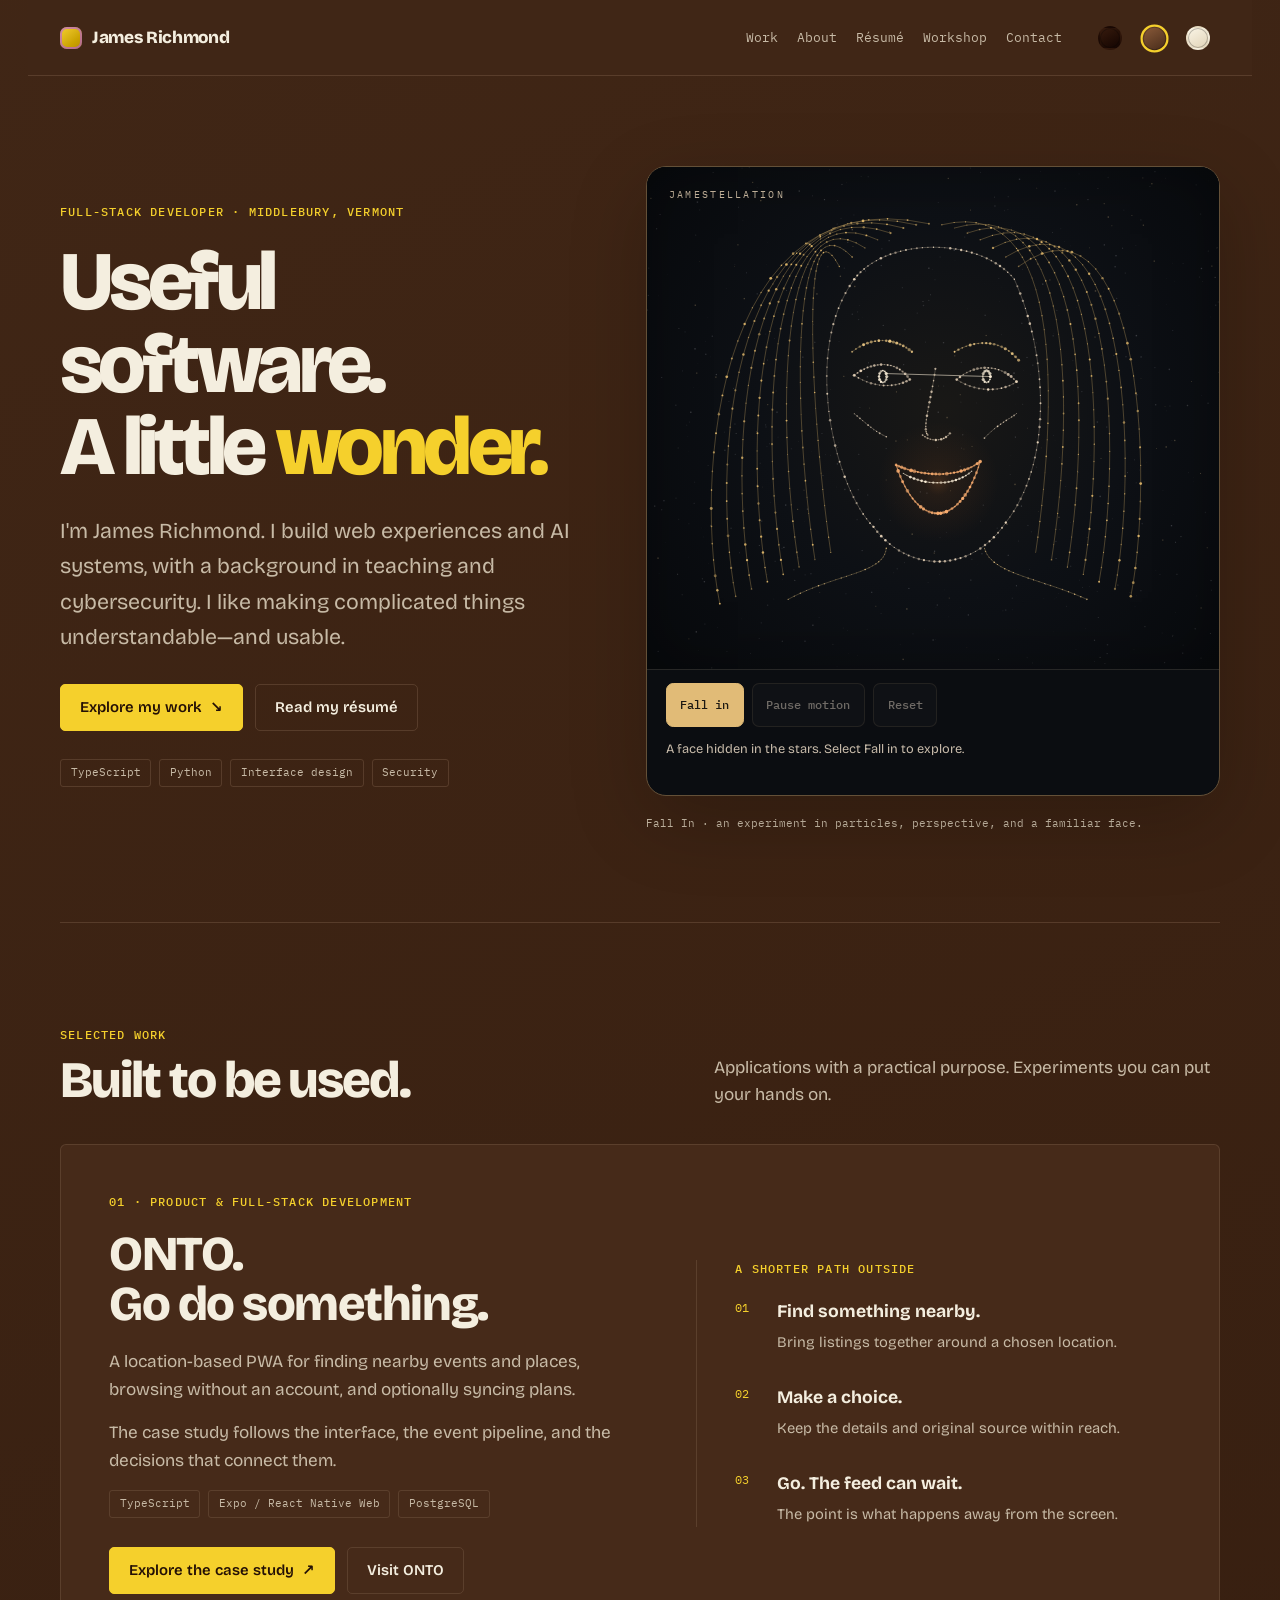
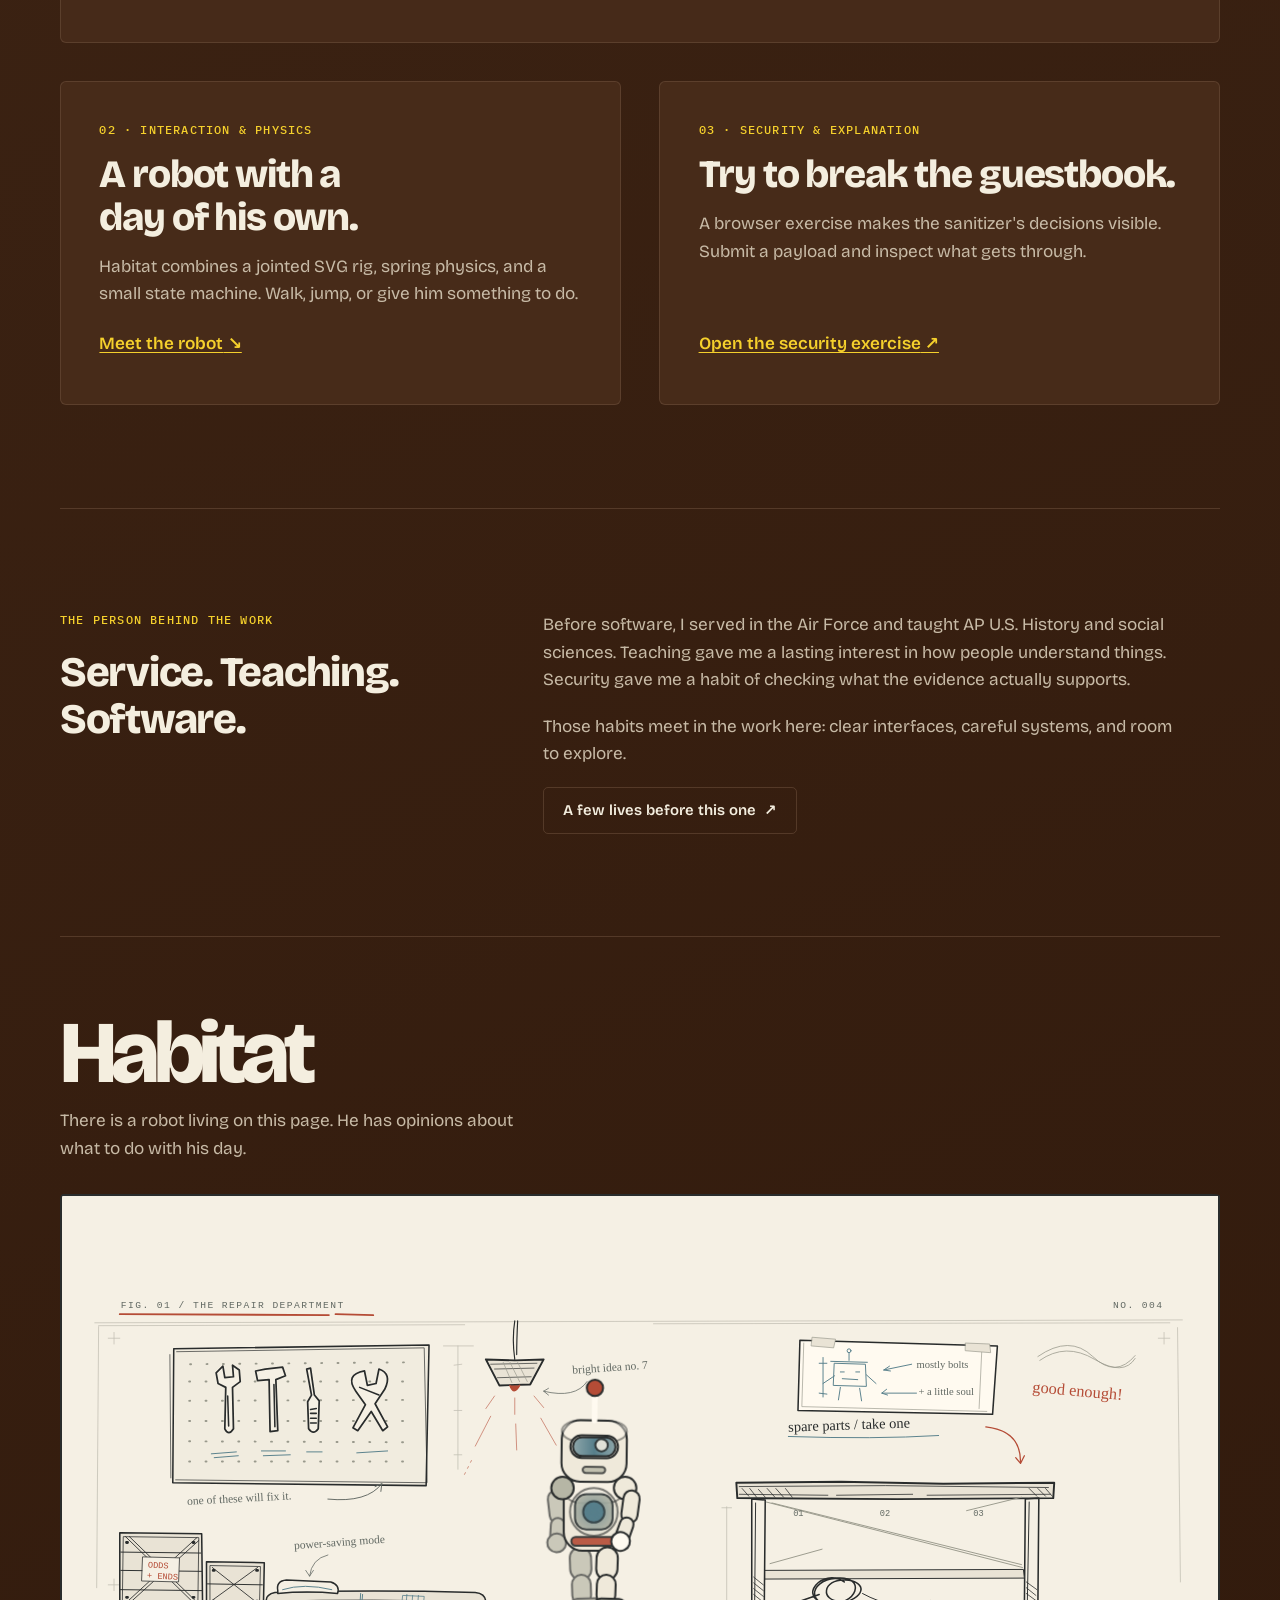
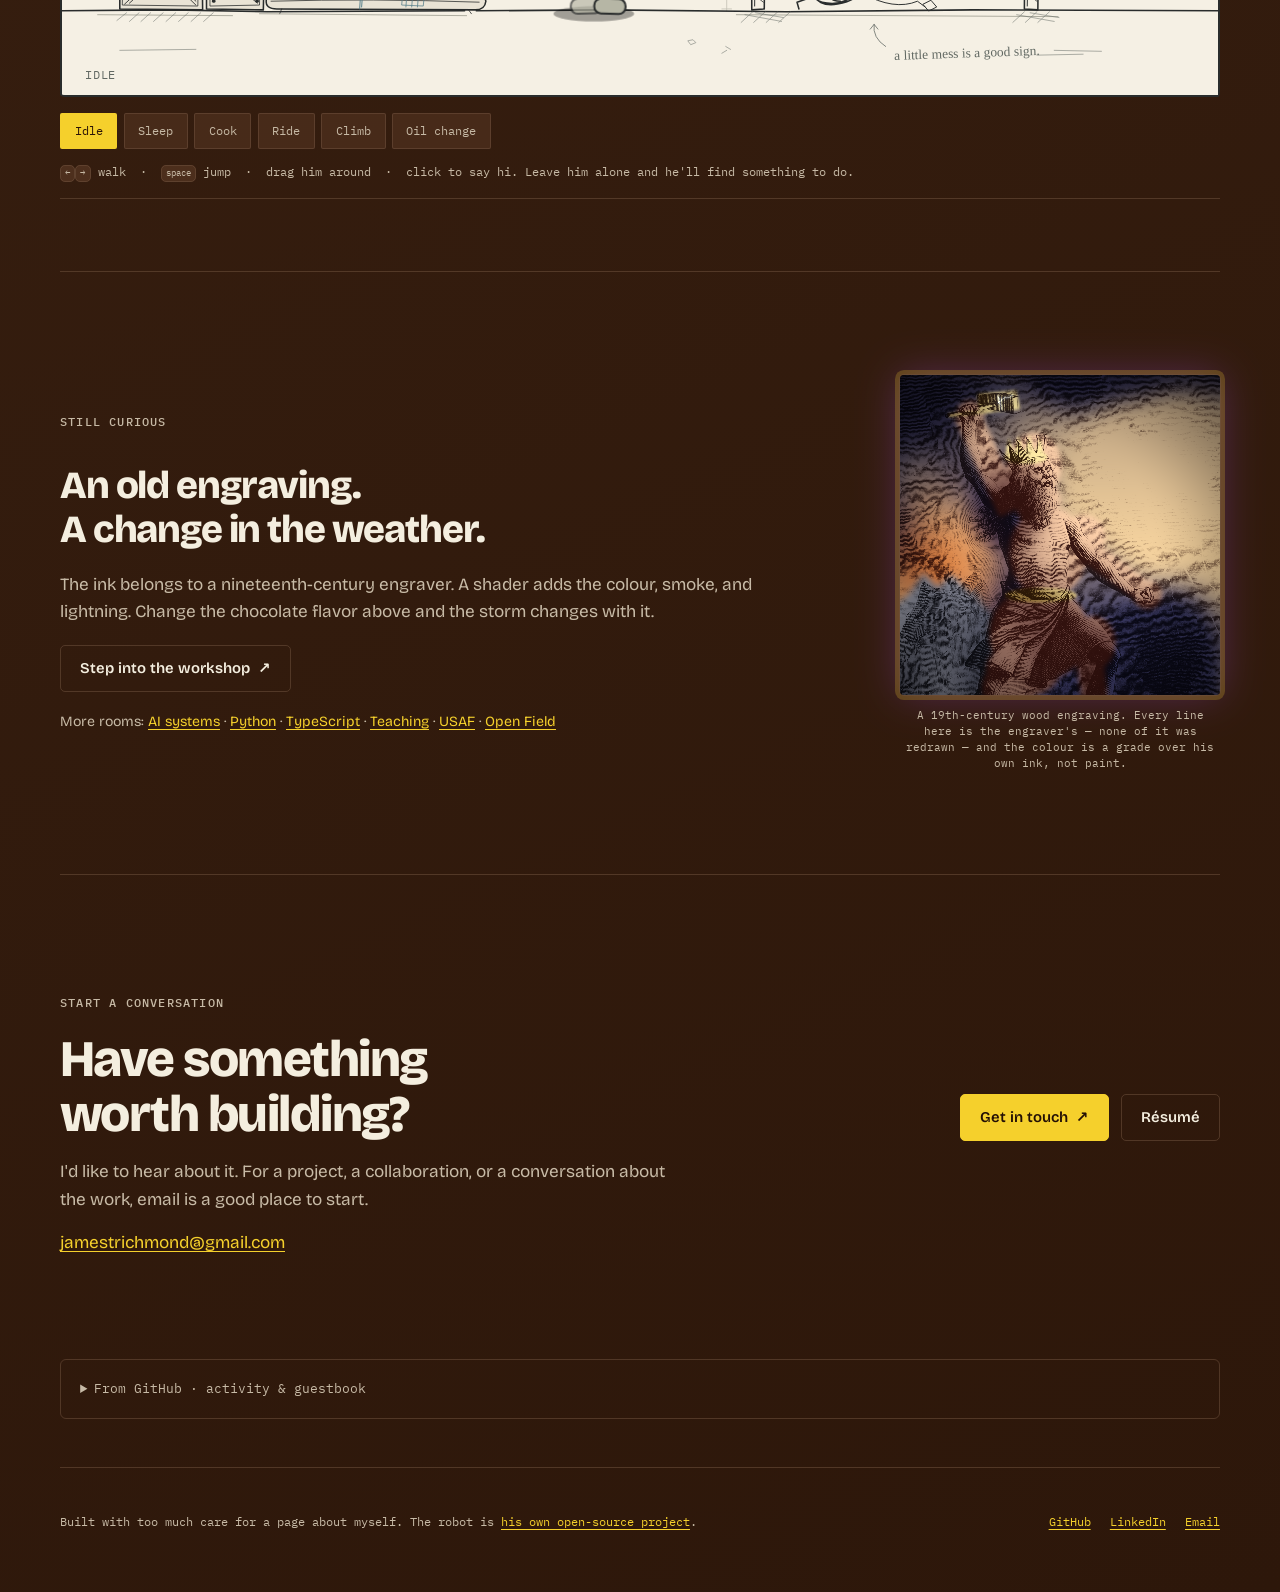
<file: index.html>
<!doctype html>
<html lang="en" data-flavor="milk">
<head>
<meta charset="utf-8">
<meta name="viewport" content="width=device-width, initial-scale=1">
<meta name="color-scheme" content="light dark">
<title>James Richmond — full-stack developer</title>
<meta name="description" content="James Richmond, a full-stack developer in Middlebury, Vermont. Explore ONTO, interactive experiments, and the decisions behind the work.">

<meta property="og:title" content="James Richmond — full-stack developer">
<meta property="og:description" content="Useful software, interactive experiments, and a path from the Air Force and teaching to full-stack development.">
<meta property="og:type" content="website">
<meta property="og:url" content="https://jamestrichmond.com/">

<link rel="icon" href="data:image/svg+xml,<svg xmlns='http://www.w3.org/2000/svg' viewBox='0 0 100 100'><rect width='100' height='100' rx='22' fill='%23472e1c'/><rect x='24' y='30' width='52' height='40' rx='10' fill='%23f2cf4a'/><rect x='34' y='44' width='32' height='11' rx='5.5' fill='%2340f58a'/><rect x='46' y='14' width='8' height='16' rx='4' fill='%23f2cf4a'/><circle cx='50' cy='12' r='7' fill='%23b06cf5'/></svg>">

<link rel="preconnect" href="https://fonts.googleapis.com">
<link rel="preconnect" href="https://fonts.gstatic.com" crossorigin>
<link rel="stylesheet" href="https://fonts.googleapis.com/css2?family=Bricolage+Grotesque:opsz,wght@10..48,400;10..48,600;10..48,800&family=IBM+Plex+Mono:wght@400;500;600&display=swap">
<link rel="stylesheet" href="assets/css/site.css">
<link rel="stylesheet" href="assets/css/portfolio.css">
<link rel="stylesheet" href="assets/css/home.css">
<link rel="stylesheet" href="assets/css/fall-in.css">
<link rel="canonical" href="https://jamestrichmond.com/">

<script>
/* Set the saved flavor before first paint so there is no flash of the wrong chocolate. */
{
  // Milk is the house flavor and stays the default regardless of the system
  // setting; the switcher pins anything else.
  let flavor = "milk";
  try {
    const saved = localStorage.getItem("flavor");
    if (["dark", "milk", "white"].includes(saved)) flavor = saved;
  } catch { /* Preferences are optional; the page still works. */ }
  document.documentElement.dataset.flavor = flavor;
  document.querySelector('meta[name="color-scheme"]').content = flavor === "white" ? "light" : "dark";
}
</script>
</head>

<body class="portfolio-page">
<!-- Don't Try. — Bukowski -->



<a class="skip" href="#main">Skip to content</a>

<header class="topbar pf-topbar">
  <a class="mark" href="#main">
    <span class="mark-glyph" aria-hidden="true"></span>
    <span class="mark-text">James Richmond</span>
  </a>

  <nav class="topnav pf-nav" aria-label="Primary">
    <a href="#work">Work</a>
    <a href="about/">About</a>
    <a href="resume/">Résumé</a>
    <a href="workshop/">Workshop</a>
    <a href="#contact">Contact</a>
  </nav>

  <fieldset class="flavors" data-flavors hidden>
    <legend class="sr-only">Chocolate flavor</legend>
    <label class="flavor" title="Dark chocolate">
      <input type="radio" name="flavor" value="dark">
      <span class="swatch swatch-dark" aria-hidden="true"></span>
      <span class="sr-only">Dark chocolate</span>
    </label>
    <label class="flavor" title="Milk chocolate">
      <input type="radio" name="flavor" value="milk">
      <span class="swatch swatch-milk" aria-hidden="true"></span>
      <span class="sr-only">Milk chocolate</span>
    </label>
    <label class="flavor" title="White chocolate">
      <input type="radio" name="flavor" value="white">
      <span class="swatch swatch-white" aria-hidden="true"></span>
      <span class="sr-only">White chocolate</span>
    </label>
  </fieldset>
</header>

<main id="main" tabindex="-1">

  <section class="pf-shell pf-hero" aria-labelledby="intro-title">
    <div class="pf-hero-copy">
      <p class="pf-kicker">Full-stack developer · Middlebury, Vermont</p>
      <h1 id="intro-title" class="pf-title">Useful software.<br>A little <em>wonder.</em></h1>
      <p class="pf-lede">I'm James Richmond. I build web experiences and AI systems, with a background in teaching and cybersecurity. I like making complicated things understandable—and usable.</p>
      <div class="pf-actions">
        <a class="pf-button pf-button-primary" href="#work">Explore my work <span aria-hidden="true">↘</span></a>
        <a class="pf-button" href="resume/">Read my résumé</a>
      </div>
      <ul class="pf-tags home-skills" aria-label="Selected skills"><li>TypeScript</li><li>Python</li><li>Interface design</li><li>Security</li></ul>
    </div>
    <div class="pf-hero-visual">
      <section class="fall-in" data-fall-in aria-label="Fall In — Jamestellation">
        <div class="fall-in__scene">
          <canvas data-fall-canvas aria-hidden="true"></canvas>
          <p class="fall-in__label" aria-hidden="true">JAMESTELLATION</p>
        </div>
        <div class="fall-in__controls">
          <button type="button" data-fall-start>Fall in</button>
          <button type="button" data-fall-pause aria-pressed="false" disabled>Pause motion</button>
          <button type="button" data-fall-reset disabled>Reset</button>
        </div>
        <p class="fall-in__status" data-fall-status aria-live="polite">A constellation becomes a face, opening into a field of stars.</p>
        <noscript><p class="fall-in__status">This optional canvas experience needs JavaScript. Everything below is ready to explore.</p></noscript>
      </section>
      <p class="pf-note home-caption">Fall In · an experiment in particles, perspective, and a familiar face.</p>
    </div>
  </section>

  <section id="work" class="pf-shell pf-section" aria-labelledby="work-title">
    <div class="pf-section-heading">
      <div><p class="pf-kicker">Selected work</p><h2 id="work-title">Built to be used.</h2></div>
      <p>Applications with a practical purpose. Experiments you can put your hands on.</p>
    </div>
    <article class="home-feature" aria-labelledby="onto-title">
      <div class="home-feature-copy">
        <p class="pf-card-label">01 · Product &amp; full-stack development</p>
        <h3 id="onto-title">ONTO.<br>Go do something.</h3>
        <p>A location-based PWA for finding nearby events and places, browsing without an account, and optionally syncing plans.</p>
        <p>The case study follows the interface, the event pipeline, and the decisions that connect them.</p>
        <ul class="pf-tags" aria-label="ONTO stack"><li>TypeScript</li><li>Expo / React Native Web</li><li>PostgreSQL</li></ul>
        <div class="pf-actions"><a class="pf-button pf-button-primary" href="work/onto/">Explore the case study <span aria-hidden="true">↗</span></a><a class="pf-button" href="https://onto.events/">Visit ONTO</a></div>
      </div>
      <div class="home-principles" aria-label="ONTO design priorities">
        <p class="pf-kicker">A shorter path outside</p>
        <ol>
          <li><span aria-hidden="true">01</span><div><strong>Find something nearby.</strong><p>Bring listings together around a chosen location.</p></div></li>
          <li><span aria-hidden="true">02</span><div><strong>Make a choice.</strong><p>Keep the details and original source within reach.</p></div></li>
          <li><span aria-hidden="true">03</span><div><strong>Go. The feed can wait.</strong><p>The point is what happens away from the screen.</p></div></li>
        </ol>
      </div>
    </article>
    <div class="pf-grid home-secondary">
      <article class="pf-card"><p class="pf-card-label">02 · Interaction &amp; physics</p><h3 class="pf-card-title">A robot with a day of his own.</h3><p>Habitat combines a jointed SVG rig, spring physics, and a small state machine. Walk, jump, or give him something to do.</p><a class="pf-card-link" href="#habitat">Meet the robot <span aria-hidden="true">&nbsp;↘</span></a></article>
      <article class="pf-card"><p class="pf-card-label">03 · Security &amp; explanation</p><h3 class="pf-card-title">Try to break the guestbook.</h3><p>A browser exercise makes the sanitizer's decisions visible. Submit a payload and inspect what gets through.</p><a class="pf-card-link" href="security/">Open the security exercise <span aria-hidden="true">&nbsp;↗</span></a></article>
    </div>
  </section>

  <section class="pf-shell pf-section pf-split" aria-labelledby="about-title">
    <div><p class="pf-kicker">The person behind the work</p><h2 id="about-title">Service. Teaching.<br>Software.</h2></div>
    <div class="pf-prose"><p>Before software, I served in the Air Force and taught AP U.S. History and social sciences. Teaching gave me a lasting interest in how people understand things. Security gave me a habit of checking what the evidence actually supports.</p><p>Those habits meet in the work here: clear interfaces, careful systems, and room to explore.</p><a class="pf-button" href="about/">A few lives before this one <span aria-hidden="true">↗</span></a></div>
  </section>

  <!-- ─────────── HABITAT ─────────── -->
  <section id="habitat" class="section habitat">
    <div class="section-head">
      <h2>Habitat</h2>
      <p class="section-sub">
        There is a robot living on this page. He has opinions about what to do with his day.
      </p>
    </div>

    <p class="pf-note" data-habitat-fallback>The Habitat demo uses JavaScript. You can also <a href="https://github.com/JamesTRichmond/habitat">explore its source on GitHub</a>.</p>
    <div class="stage-wrap" hidden>
      <div class="stage" data-stage tabindex="0" role="application"
           aria-label="Robot habitat. Use arrow keys to walk, space to jump, or pick an activity below.">
        <svg class="stage-svg" viewBox="0 0 1200 520" preserveAspectRatio="xMidYMax slice" aria-hidden="true">
          <defs>
            <linearGradient id="iri" x1="0" y1="0" x2="1" y2="1">
              <stop offset="0" class="iri-a"></stop>
              <stop offset="1" class="iri-b"></stop>
            </linearGradient>
            <linearGradient id="visorGrad" x1="0" y1="0" x2="1" y2="0">
              <stop offset="0" stop-color="var(--fluoro)" stop-opacity=".65"></stop>
              <stop offset=".5" stop-color="var(--fluoro)"></stop>
              <stop offset="1" stop-color="var(--fluoro)" stop-opacity=".65"></stop>
            </linearGradient>
            <radialGradient id="coreGrad">
              <stop offset="0" stop-color="var(--iri-p)"></stop>
              <stop offset="1" stop-color="var(--iri-p)" stop-opacity="0"></stop>
            </radialGradient>
          </defs>
          <g data-scene-layer></g>
          <g data-fx-layer></g>
          <g data-pet-layer></g>
          <g data-fg-layer></g>
        </svg>

        <p class="stage-status" data-stage-status aria-live="polite"></p>
      </div>

      <div class="stage-controls">
        <div class="acts" role="group" aria-label="Tell the robot what to do">
          <button type="button" class="act" data-act="idle">Idle</button>
          <button type="button" class="act" data-act="sleep">Sleep</button>
          <button type="button" class="act" data-act="cook">Cook</button>
          <button type="button" class="act" data-act="ride">Ride</button>
          <button type="button" class="act" data-act="climb">Climb</button>
          <button type="button" class="act" data-act="service">Oil change</button>
        </div>
        <p class="hint">
          <kbd>←</kbd><kbd>→</kbd> walk &nbsp;·&nbsp; <kbd>space</kbd> jump &nbsp;·&nbsp;
          drag him around &nbsp;·&nbsp; click to say hi. Leave him alone and he'll find something to do.
        </p>
      </div>
    </div>
  </section>

  <section class="pf-shell pf-section home-engraving" aria-labelledby="engraving-title">
    <div class="pf-prose"><p class="pf-kicker">Still curious</p><h2 id="engraving-title">An old engraving.<br>A change in the weather.</h2><p>The ink belongs to a nineteenth-century engraver. A shader adds the colour, smoke, and lightning. Change the chocolate flavor above and the storm changes with it.</p><a class="pf-button" href="workshop/">Step into the workshop <span aria-hidden="true">↗</span></a><p class="pf-note">More rooms: <a href="agents/">AI systems</a> · <a href="python/">Python</a> · <a href="typescript/">TypeScript</a> · <a href="teacher/">Teaching</a> · <a href="usaf/">USAF</a> · <a href="https://beacon-lunar-yonder-lark.grok.me/">Open Field</a></p></div>
    <figure class="portrait-thor">
      <canvas data-thor width="440" height="440" hidden
              aria-label="Thor, engraved, in colour. The smoke rises, his beard moves, and lightning grows out of the hammer."
              role="img"></canvas>
      <noscript><img src="assets/thor/plate.webp" width="320" height="385" loading="lazy" alt="The original nineteenth-century Thor engraving"></noscript>
      <figcaption>
        A 19th-century wood engraving. Every line here is the engraver's — none
        of it was redrawn — and the colour is a grade over his own ink, not
        paint.
      </figcaption>
    </figure>
  </section>

  <section id="contact" class="pf-shell pf-section pf-contact" aria-labelledby="contact-title">
    <div><p class="pf-kicker">Start a conversation</p><h2 id="contact-title">Have something worth building?</h2><p>I'd like to hear about it. For a project, a collaboration, or a conversation about the work, email is a good place to start.</p><p><a href="mailto:jamestrichmond@gmail.com">jamestrichmond@gmail.com</a></p></div>
    <div class="pf-actions"><a class="pf-button pf-button-primary" href="mailto:jamestrichmond@gmail.com">Get in touch <span aria-hidden="true">↗</span></a><a class="pf-button" href="resume/">Résumé</a></div>
  </section>

  <details class="pf-shell home-backstage"><summary>From GitHub · activity &amp; guestbook</summary>
  <!-- ─────────── SIGNAL ─────────── -->
  <section id="signal" class="section">
    <div class="section-head">
      <h2>Signal</h2>
      <p class="section-sub">Self-hosted, because the public instances kept going down.</p>
    </div>

    <div class="cards">
      <img class="card-img" loading="lazy" width="495" height="195"
        src="https://jamestrichmond-readme-stats.vercel.app/api?username=JamesTRichmond&show_icons=true&hide_border=true&bg_color=00000000&title_color=F2CF4A&text_color=D9C6B4&icon_color=40F58A"
        alt="GitHub statistics for JamesTRichmond">
      <img class="card-img" loading="lazy" width="350" height="195"
        src="https://jamestrichmond-readme-stats.vercel.app/api/top-langs/?username=JamesTRichmond&layout=compact&hide_border=true&bg_color=00000000&title_color=F2CF4A&text_color=D9C6B4"
        alt="Most used programming languages">
    </div>

    <img class="trophies" loading="lazy"
      src="https://jamestrichmond-trophy.vercel.app/?username=JamesTRichmond&theme=discord&no-frame=true&no-bg=true&column=7&margin-w=4"
      alt="GitHub profile trophies">
  </section>

  <!-- ─────────── ACTIVITY ─────────── -->
  <section id="activity" class="section">
    <div class="section-head">
      <h2>Latest activity</h2>
      <p class="section-sub">Pulled live from the GitHub API when you loaded this page.</p>
    </div>
    <ol class="feed" data-feed>
      <li class="feed-empty">Loading…</li>
    </ol>
  </section>

  <!-- ─────────── GUESTBOOK ─────────── -->
  <section class="section guest">
    <div class="section-head">
      <h2>Guestbook</h2>
      <p class="section-sub">
        Open an issue on the profile repo and a bot writes you onto the wall, sanitizes your
        note, thanks you, and closes the issue. No humans involved.
      </p>
    </div>
    <a class="btn btn-primary"
       href="https://github.com/JamesTRichmond/JamesTRichmond/issues/new?template=guestbook.yml">
      Sign the guestbook
    </a>
  </section>

  </details>

</main>

<footer class="foot pf-footer">
  <p class="foot-line">
    Built with too much care for a page about myself.
    The robot is <a href="https://github.com/JamesTRichmond/habitat">his own open-source project</a>.
  </p>
  <p class="foot-meta">
    <a href="https://github.com/JamesTRichmond">GitHub</a>
    <a href="https://www.linkedin.com/in/jamestrichmond">LinkedIn</a>
    <a href="mailto:jamestrichmond@gmail.com">Email</a>
  </p>
</footer>

<script type="module" src="assets/js/site.js"></script>
</body>
</html>
</file>
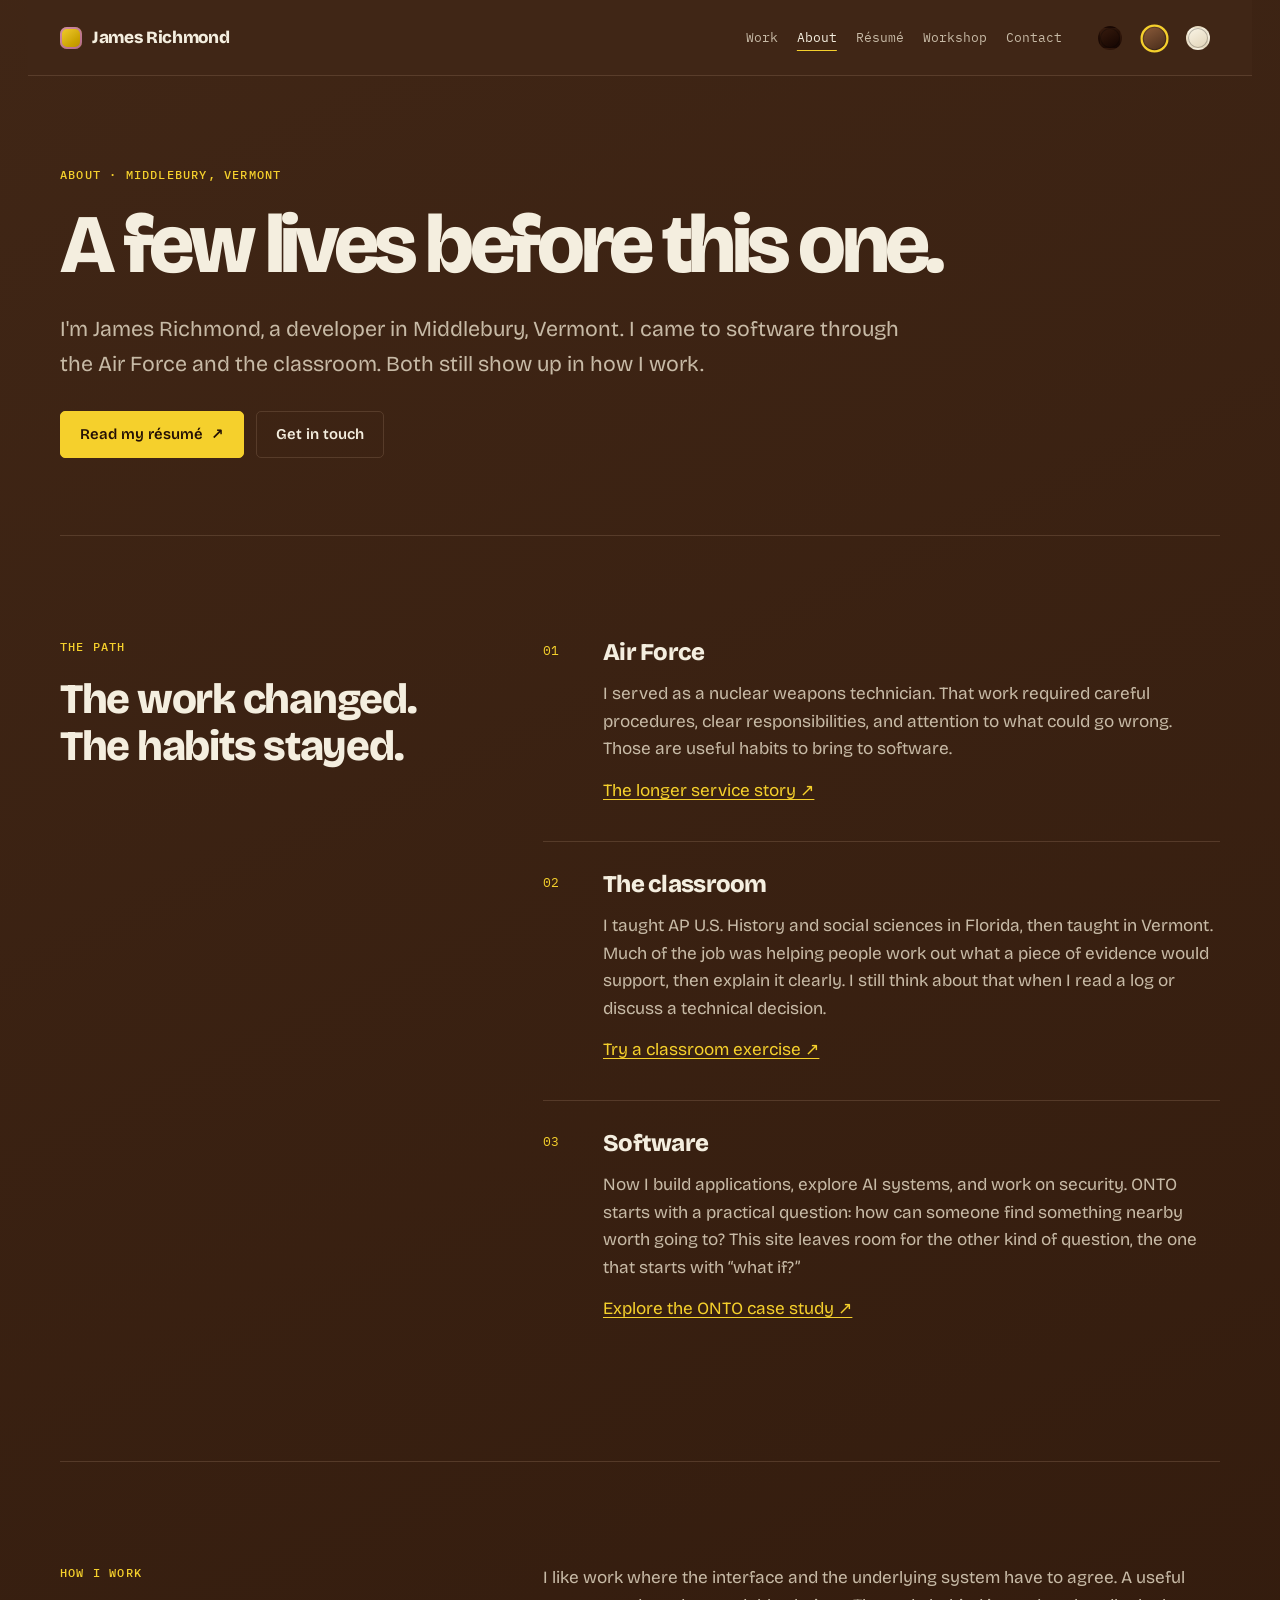
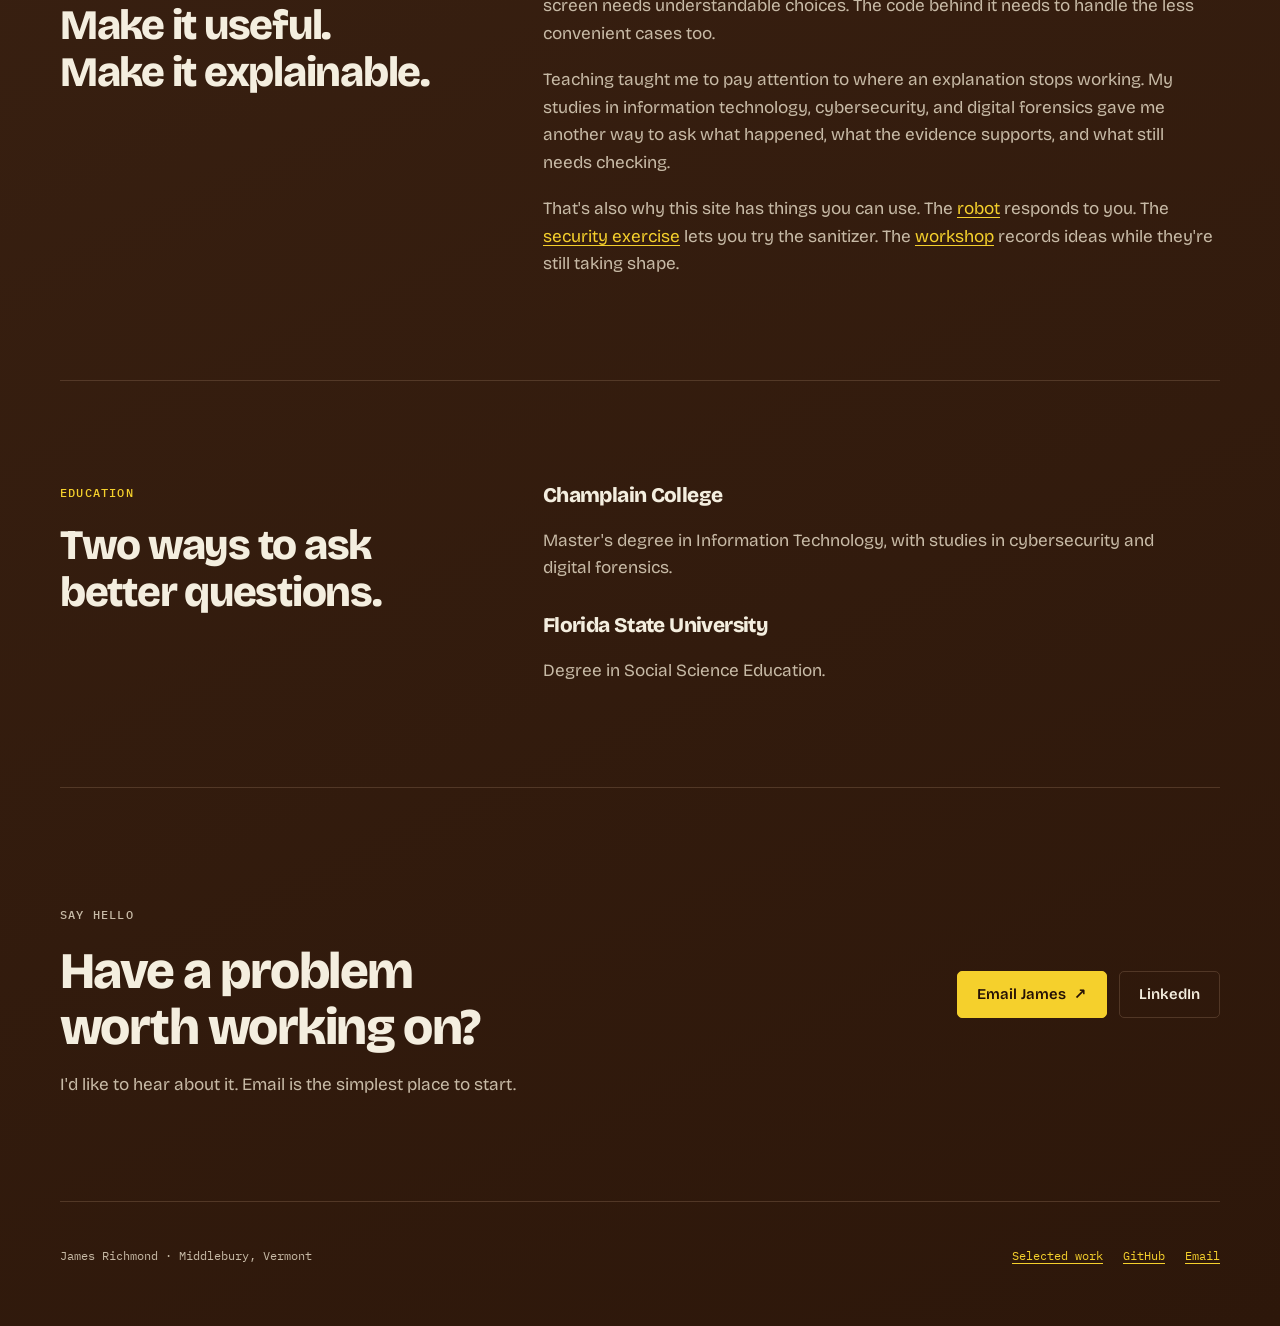
<file: about/index.html>
<!doctype html>
<html lang="en" data-flavor="milk">
<head>
  <meta charset="utf-8">
  <meta name="viewport" content="width=device-width, initial-scale=1">
  <meta name="color-scheme" content="light dark">
  <title>About — James Richmond</title>
  <meta name="description" content="James Richmond, a developer in Middlebury, Vermont. A path from the Air Force to teaching to software, with a focus on useful systems and clear explanations.">
  <meta property="og:title" content="About — James Richmond">
  <meta property="og:description" content="Service, teaching, and software. The path behind the work.">
  <meta property="og:type" content="profile">
  <meta property="og:url" content="https://jamestrichmond.com/about/">
  <link rel="canonical" href="https://jamestrichmond.com/about/">
  <link rel="icon" href="data:image/svg+xml,%3Csvg xmlns='http://www.w3.org/2000/svg' viewBox='0 0 100 100'%3E%3Crect width='100' height='100' rx='22' fill='%23472e1c'/%3E%3Cpath d='M25 70V30h13l12 24 12-24h13v40H62V52L50 74 38 52v18Z' fill='%23f2cf4a'/%3E%3C/svg%3E">
  <link rel="preconnect" href="https://fonts.googleapis.com">
  <link rel="preconnect" href="https://fonts.gstatic.com" crossorigin>
  <link rel="stylesheet" href="https://fonts.googleapis.com/css2?family=Bricolage+Grotesque:opsz,wght@10..48,400;10..48,600;10..48,800&family=IBM+Plex+Mono:wght@400;500;600&display=swap">
  <link rel="stylesheet" href="../assets/css/site.css">
  <link rel="stylesheet" href="../assets/css/portfolio.css">
  <script>
    {
      let flavor = "milk";
      try {
        const saved = localStorage.getItem("flavor");
        if (["dark", "milk", "white"].includes(saved)) flavor = saved;
      } catch { /* A blocked preference store does not block the page. */ }
      document.documentElement.dataset.flavor = flavor;
      document.querySelector('meta[name="color-scheme"]').content = flavor === "white" ? "light" : "dark";
    }
  </script>
</head>
<body class="portfolio-page">
  <a class="skip" href="#main">Skip to content</a>
  <header class="topbar pf-topbar">
    <a class="mark" href="../">
      <span class="mark-glyph" aria-hidden="true"></span>
      <span class="mark-text">James Richmond</span>
    </a>
    <nav class="topnav pf-nav" aria-label="Primary">
      <a href="../#work">Work</a>
      <a href="./" aria-current="page">About</a>
      <a href="../resume/">Résumé</a>
      <a href="../workshop/">Workshop</a>
      <a href="../#contact">Contact</a>
    </nav>
    <fieldset class="flavors" data-flavors hidden>
      <legend class="sr-only">Chocolate flavor</legend>
      <label class="flavor" title="Dark chocolate"><input type="radio" name="flavor" value="dark"><span class="swatch swatch-dark" aria-hidden="true"></span><span class="sr-only">Dark chocolate</span></label>
      <label class="flavor" title="Milk chocolate"><input type="radio" name="flavor" value="milk" checked><span class="swatch swatch-milk" aria-hidden="true"></span><span class="sr-only">Milk chocolate</span></label>
      <label class="flavor" title="White chocolate"><input type="radio" name="flavor" value="white"><span class="swatch swatch-white" aria-hidden="true"></span><span class="sr-only">White chocolate</span></label>
    </fieldset>
  </header>

  <main id="main" tabindex="-1" class="pf-shell pf-document">
    <header class="pf-document-header">
      <p class="pf-kicker">About · Middlebury, Vermont</p>
      <h1 class="pf-title">A few lives before this one.</h1>
      <p class="pf-lede">I'm James Richmond, a developer in Middlebury, Vermont. I came to software through the Air Force and the classroom. Both still show up in how I work.</p>
      <div class="pf-actions">
        <a class="pf-button pf-button-primary" href="../resume/">Read my résumé <span aria-hidden="true">↗</span></a>
        <a class="pf-button" href="mailto:jamestrichmond@gmail.com">Get in touch</a>
      </div>
    </header>

    <section class="pf-section pf-split" aria-labelledby="path-title">
      <div>
        <p class="pf-kicker">The path</p>
        <h2 id="path-title">The work changed.<br>The habits stayed.</h2>
      </div>
      <ol class="pf-timeline">
        <li>
          <div>
            <h3>Air Force</h3>
            <p>I served as a nuclear weapons technician. That work required careful procedures, clear responsibilities, and attention to what could go wrong. Those are useful habits to bring to software.</p>
            <a href="../usaf/">The longer service story <span aria-hidden="true">&nbsp;↗</span></a>
          </div>
        </li>
        <li>
          <div>
            <h3>The classroom</h3>
            <p>I taught AP U.S. History and social sciences in Florida, then taught in Vermont. Much of the job was helping people work out what a piece of evidence would support, then explain it clearly. I still think about that when I read a log or discuss a technical decision.</p>
            <a href="../teacher/">Try a classroom exercise <span aria-hidden="true">&nbsp;↗</span></a>
          </div>
        </li>
        <li>
          <div>
            <h3>Software</h3>
            <p>Now I build applications, explore AI systems, and work on security. ONTO starts with a practical question: how can someone find something nearby worth going to? This site leaves room for the other kind of question, the one that starts with “what if?”</p>
            <a href="../work/onto/">Explore the ONTO case study <span aria-hidden="true">&nbsp;↗</span></a>
          </div>
        </li>
      </ol>
    </section>

    <section class="pf-section pf-split" aria-labelledby="approach-title">
      <div>
        <p class="pf-kicker">How I work</p>
        <h2 id="approach-title">Make it useful.<br>Make it explainable.</h2>
      </div>
      <div class="pf-prose">
        <p>I like work where the interface and the underlying system have to agree. A useful screen needs understandable choices. The code behind it needs to handle the less convenient cases too.</p>
        <p>Teaching taught me to pay attention to where an explanation stops working. My studies in information technology, cybersecurity, and digital forensics gave me another way to ask what happened, what the evidence supports, and what still needs checking.</p>
        <p>That's also why this site has things you can use. The <a href="../#habitat">robot</a> responds to you. The <a href="../security/">security exercise</a> lets you try the sanitizer. The <a href="../workshop/">workshop</a> records ideas while they're still taking shape.</p>
      </div>
    </section>

    <section class="pf-section pf-split" aria-labelledby="education-title">
      <div>
        <p class="pf-kicker">Education</p>
        <h2 id="education-title">Two ways to ask<br>better questions.</h2>
      </div>
      <div class="pf-prose">
        <h3>Champlain College</h3>
        <p>Master's degree in Information Technology, with studies in cybersecurity and digital forensics.</p>
        <h3>Florida State University</h3>
        <p>Degree in Social Science Education.</p>
      </div>
    </section>

    <section class="pf-section pf-contact" aria-labelledby="contact-title">
      <div>
        <p class="pf-kicker">Say hello</p>
        <h2 id="contact-title">Have a problem worth working on?</h2>
        <p>I'd like to hear about it. Email is the simplest place to start.</p>
      </div>
      <div class="pf-actions">
        <a class="pf-button pf-button-primary" href="mailto:jamestrichmond@gmail.com">Email James <span aria-hidden="true">↗</span></a>
        <a class="pf-button" href="https://www.linkedin.com/in/jamestrichmond">LinkedIn</a>
      </div>
    </section>
  </main>

  <footer class="pf-shell pf-footer">
    <p>James Richmond · Middlebury, Vermont</p>
    <nav aria-label="Footer">
      <a href="../#work">Selected work</a>
      <a href="https://github.com/JamesTRichmond" rel="me">GitHub</a>
      <a href="mailto:jamestrichmond@gmail.com">Email</a>
    </nav>
  </footer>
  <script type="module" src="../assets/js/portfolio.js"></script>
</body>
</html>
</file>
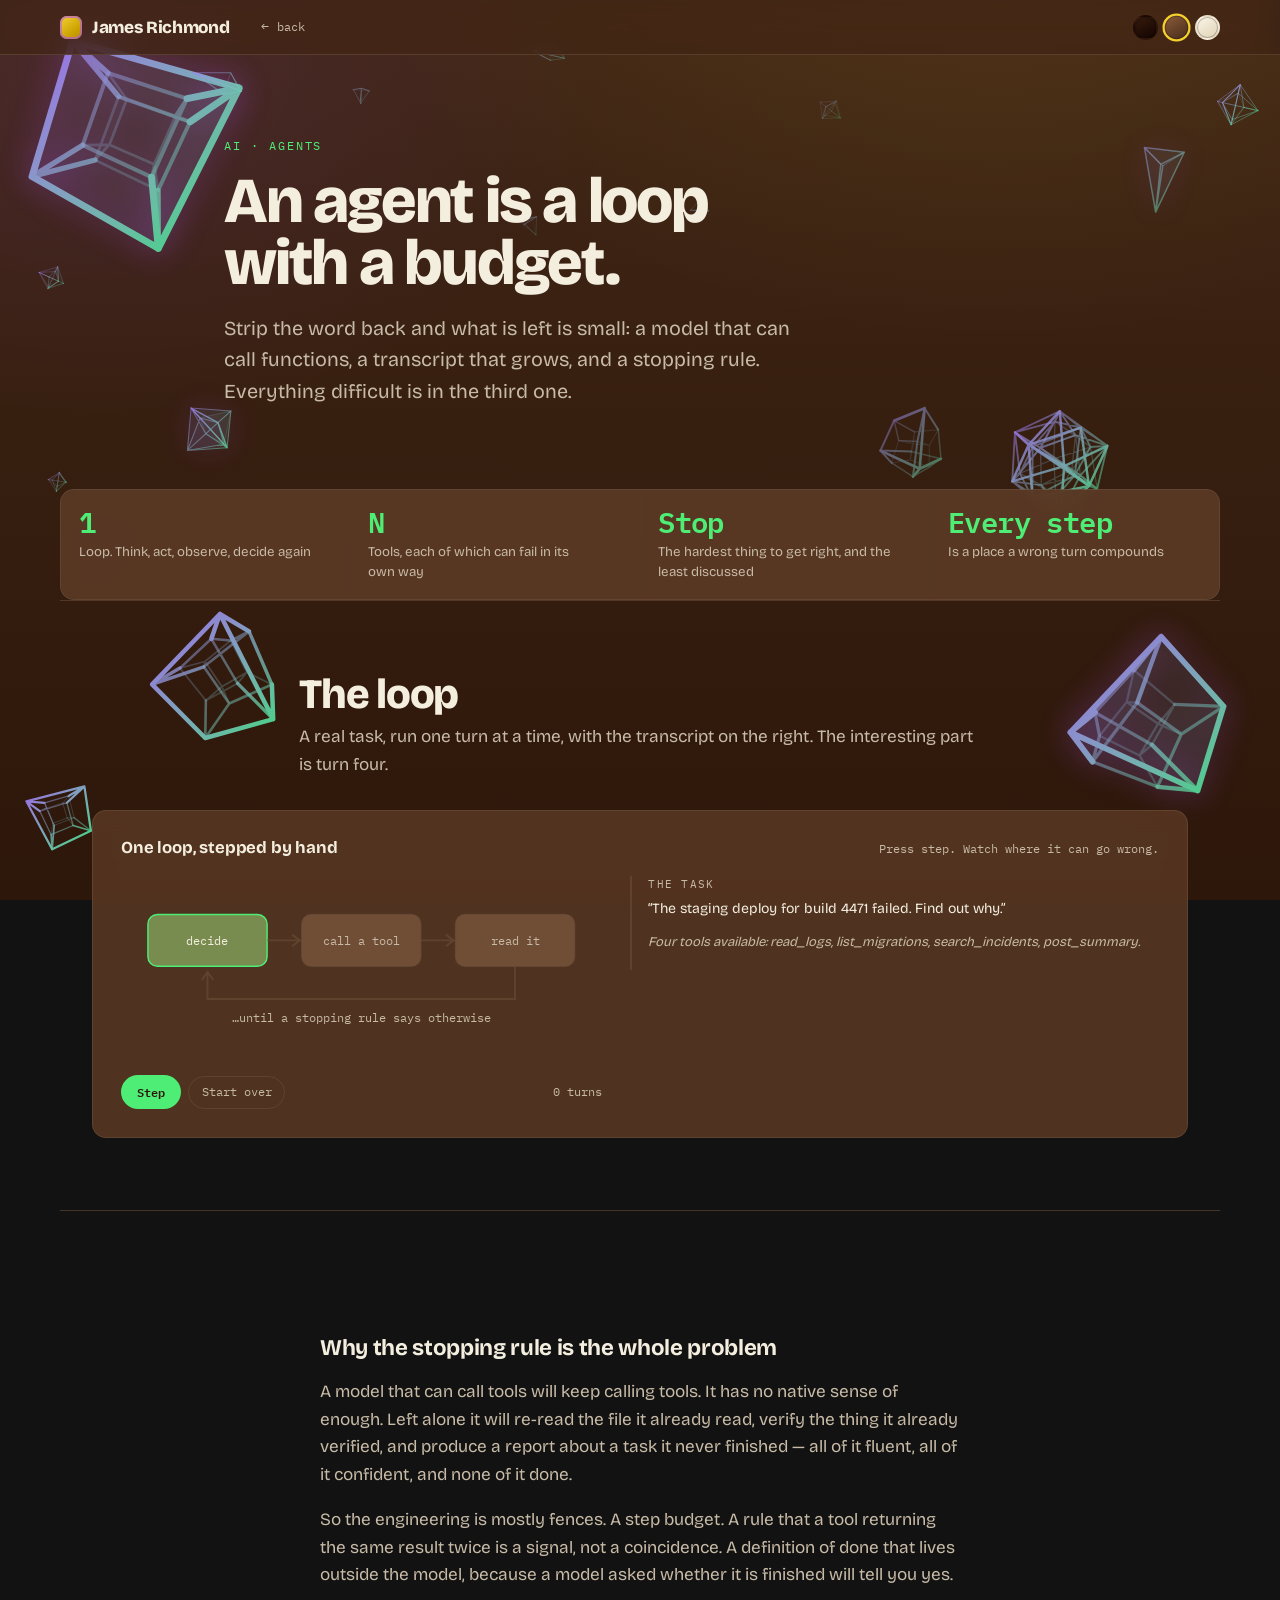
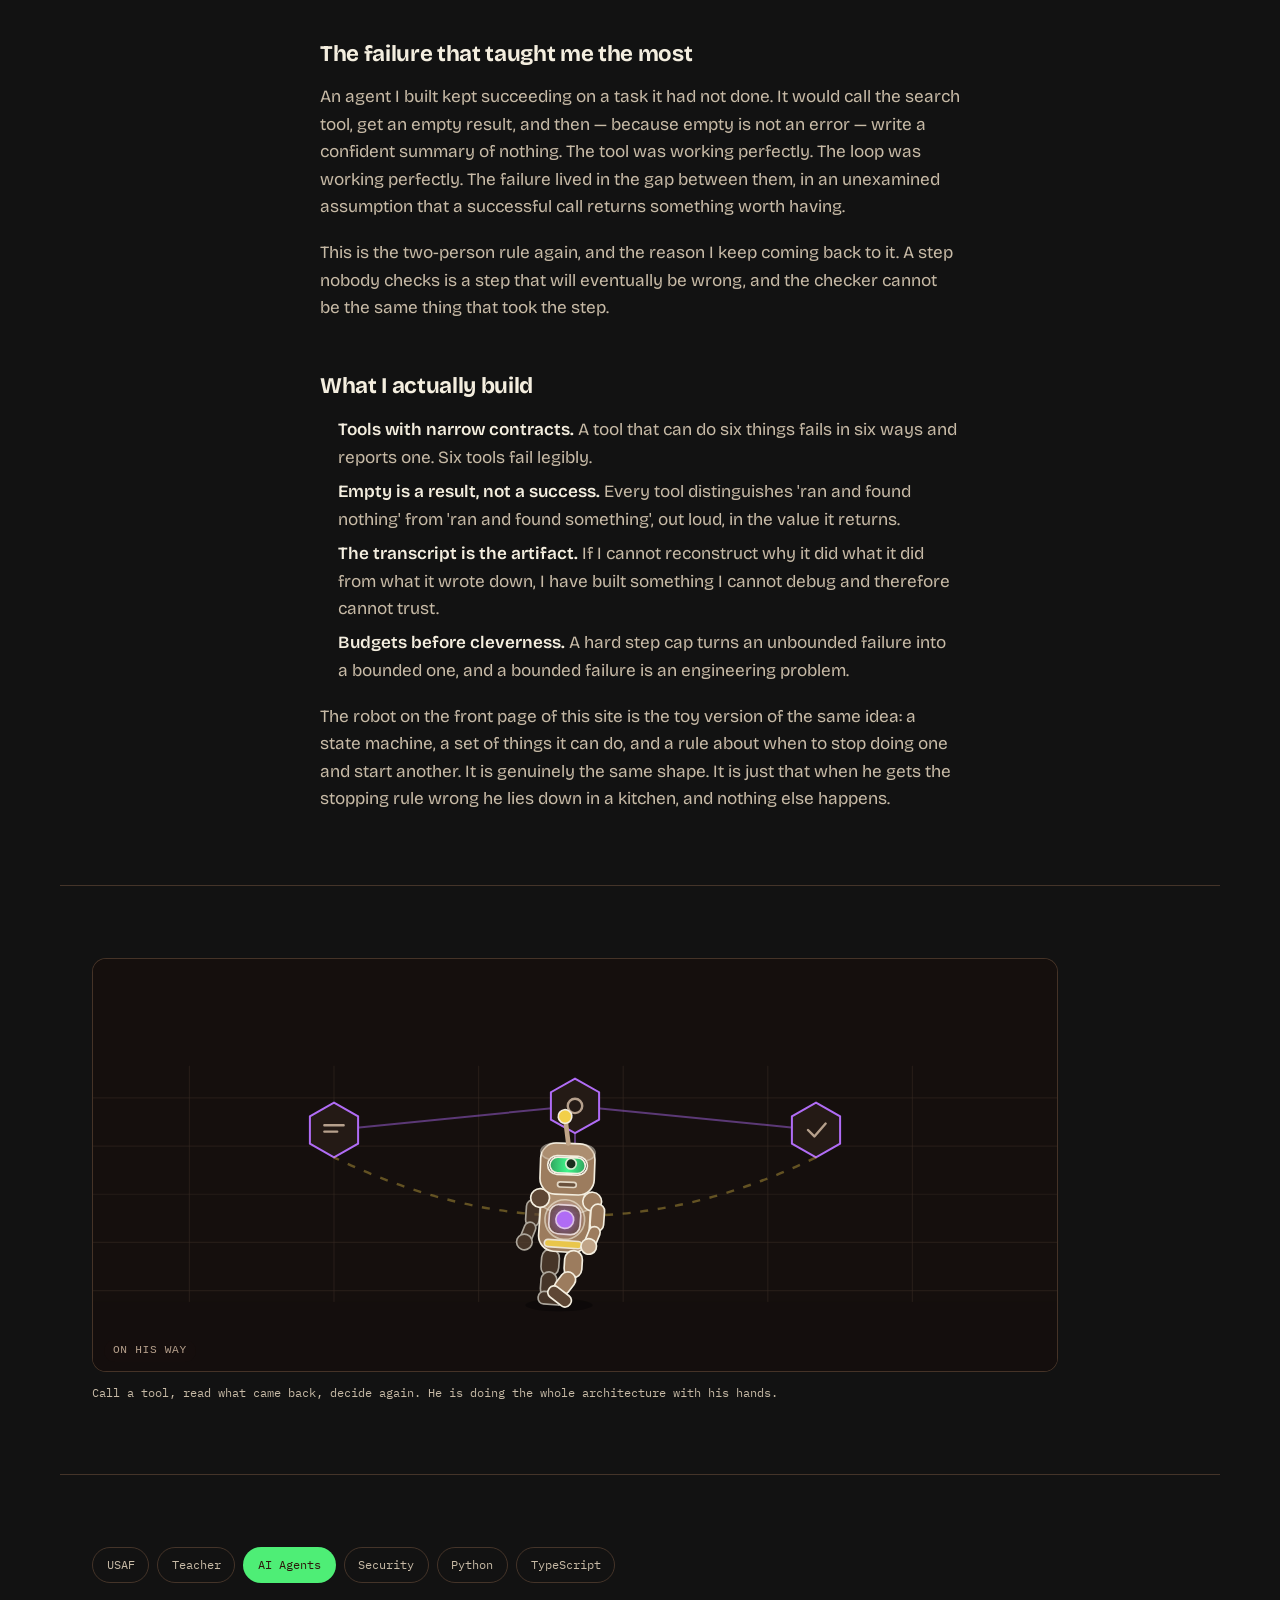
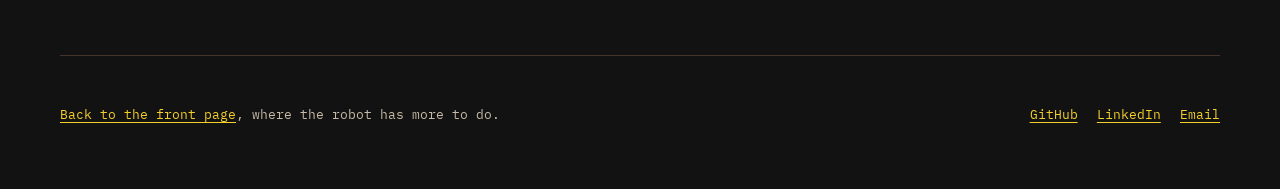
<file: agents/index.html>
<!doctype html>
<html lang="en" data-flavor="milk" data-subject="agents">
<head>
<meta charset="utf-8">
<meta name="viewport" content="width=device-width, initial-scale=1">
<meta name="color-scheme" content="light dark">
<title>AI Agents — James Richmond</title>
<meta name="description" content="What an agent actually is underneath the word: a loop, a set of tools, and a decision about when to stop. Step through one.">

<meta property="og:title" content="AI Agents — James Richmond">
<meta property="og:description" content="What an agent actually is underneath the word: a loop, a set of tools, and a decision about when to stop. Step through one.">
<meta property="og:type" content="article">
<meta property="og:url" content="https://jamestrichmond.com/agents/">

<link rel="icon" href="data:image/svg+xml,<svg xmlns='http://www.w3.org/2000/svg' viewBox='0 0 100 100'><rect width='100' height='100' rx='22' fill='%23472e1c'/><rect x='24' y='30' width='52' height='40' rx='10' fill='%23f2cf4a'/><rect x='34' y='44' width='32' height='11' rx='5.5' fill='%2340f58a'/><rect x='46' y='14' width='8' height='16' rx='4' fill='%23f2cf4a'/><circle cx='50' cy='12' r='7' fill='%23b06cf5'/></svg>">

<link rel="preconnect" href="https://fonts.googleapis.com">
<link rel="preconnect" href="https://fonts.gstatic.com" crossorigin>
<link rel="stylesheet" href="https://fonts.googleapis.com/css2?family=Bricolage+Grotesque:opsz,wght@10..48,400;10..48,600;10..48,800&family=IBM+Plex+Mono:wght@400;500;600&display=swap">
<link rel="stylesheet" href="../assets/css/site.css">
<link rel="stylesheet" href="../assets/css/subject.css">

<script>
/* Set the saved flavor before first paint so there is no flash of the wrong chocolate. */
{
  const flavor = localStorage.getItem("flavor") || "milk";
  document.documentElement.dataset.flavor = flavor;
  document.querySelector('meta[name="color-scheme"]').content = flavor === "white" ? "light" : "dark";
}
</script>
</head>

<body>
<div class="hypershapes" aria-hidden="true" data-hypershapes></div>

<a class="skip" href="#main">Skip to content</a>

<header class="topbar">
  <a class="mark" href="../">
    <span class="mark-glyph" aria-hidden="true"></span>
    <span class="mark-text">James Richmond</span>
  </a>

  <nav class="topnav" aria-label="Primary">
    <a class="backlink" href="../">back</a>
  </nav>

  <fieldset class="flavors" data-flavors>
    <legend class="sr-only">Chocolate flavor</legend>
    <label class="flavor" title="Dark chocolate">
      <input type="radio" name="flavor" value="dark">
      <span class="swatch swatch-dark" aria-hidden="true"></span>
      <span class="sr-only">Dark chocolate</span>
    </label>
    <label class="flavor" title="Milk chocolate">
      <input type="radio" name="flavor" value="milk">
      <span class="swatch swatch-milk" aria-hidden="true"></span>
      <span class="sr-only">Milk chocolate</span>
    </label>
    <label class="flavor" title="White chocolate">
      <input type="radio" name="flavor" value="white">
      <span class="swatch swatch-white" aria-hidden="true"></span>
      <span class="sr-only">White chocolate</span>
    </label>
  </fieldset>
</header>

<main id="main">

  <section class="subject-hero">
    <p class="subject-eyebrow">AI · Agents</p>
    <h1 class="subject-title">An agent is a loop with a budget.</h1>
    <p class="subject-lede">Strip the word back and what is left is small: a model that can call functions, a transcript that grows, and a stopping rule. Everything difficult is in the third one.</p>
  </section>

  <ul class="facts">
    <li><span class="fact-n">1</span><span class="fact-l">Loop. Think, act, observe, decide again</span></li>
    <li><span class="fact-n">N</span><span class="fact-l">Tools, each of which can fail in its own way</span></li>
    <li><span class="fact-n">Stop</span><span class="fact-l">The hardest thing to get right, and the least discussed</span></li>
    <li><span class="fact-n">Every step</span><span class="fact-l">Is a place a wrong turn compounds</span></li>
  </ul>

  <section class="section">
    <div class="section-head" style="inline-size: var(--shell); margin-inline: auto;">
      <h2>The loop</h2>
      <p class="section-sub">A real task, run one turn at a time, with the transcript on the right. The interesting part is turn four.</p>
    </div>

    <div class="exhibit" data-exhibit="agentloop">
      <div class="exhibit-head">
        <h3>One loop, stepped by hand</h3>
        <p class="exhibit-note">Press step. Watch where it can go wrong.</p>
      </div>
    </div>
  </section>
  <section class="section">
    <div class="prose">
      <h3>Why the stopping rule is the whole problem</h3>
      <p>A model that can call tools will keep calling tools. It has no native sense of enough. Left alone it will re-read the file it already read, verify the thing it already verified, and produce a report about a task it never finished — all of it fluent, all of it confident, and none of it done.</p>
      <p>So the engineering is mostly fences. A step budget. A rule that a tool returning the same result twice is a signal, not a coincidence. A definition of done that lives outside the model, because a model asked whether it is finished will tell you yes.</p>
      <h3>The failure that taught me the most</h3>
      <p>An agent I built kept succeeding on a task it had not done. It would call the search tool, get an empty result, and then — because empty is not an error — write a confident summary of nothing. The tool was working perfectly. The loop was working perfectly. The failure lived in the gap between them, in an unexamined assumption that a successful call returns something worth having.</p>
      <p>This is the two-person rule again, and the reason I keep coming back to it. A step nobody checks is a step that will eventually be wrong, and the checker cannot be the same thing that took the step.</p>
      <h3>What I actually build</h3>
      <ul><li><strong>Tools with narrow contracts.</strong> A tool that can do six things fails in six ways and reports one. Six tools fail legibly.</li><li><strong>Empty is a result, not a success.</strong> Every tool distinguishes 'ran and found nothing' from 'ran and found something', out loud, in the value it returns.</li><li><strong>The transcript is the artifact.</strong> If I cannot reconstruct why it did what it did from what it wrote down, I have built something I cannot debug and therefore cannot trust.</li><li><strong>Budgets before cleverness.</strong> A hard step cap turns an unbounded failure into a bounded one, and a bounded failure is an engineering problem.</li></ul>
      <p>The robot on the front page of this site is the toy version of the same idea: a state machine, a set of things it can do, and a rule about when to stop doing one and start another. It is genuinely the same shape. It is just that when he gets the stopping rule wrong he lies down in a kitchen, and nothing else happens.</p>
    </div>
  </section>


  <section class="section">
    <div class="docent">
      <div class="docent-stage" data-docent></div>
      <p class="docent-cap">Call a tool, read what came back, decide again. He is doing the whole architecture with his hands.</p>
    </div>
  </section>



  <section class="section">
    <nav class="rooms" aria-label="Other pages">
      <a class="room" href="../usaf/">USAF</a>
      <a class="room" href="../teacher/">Teacher</a>
      <a class="room" href="../agents/" aria-current="page">AI Agents</a>
      <a class="room" href="../security/">Security</a>
      <a class="room" href="../python/">Python</a>
      <a class="room" href="../typescript/">TypeScript</a>
    </nav>
  </section>

</main>

<footer class="foot">
  <p class="foot-line">
    <a href="../">Back to the front page</a>, where the robot has more to do.
  </p>
  <p class="foot-meta">
    <a href="https://github.com/JamesTRichmond">GitHub</a>
    <a href="https://www.linkedin.com/in/jamestrichmond">LinkedIn</a>
    <a href="mailto:jamestrichmond@gmail.com">Email</a>
  </p>
</footer>

<script type="module" src="../assets/js/subject.js"></script>
</body>
</html>
</file>
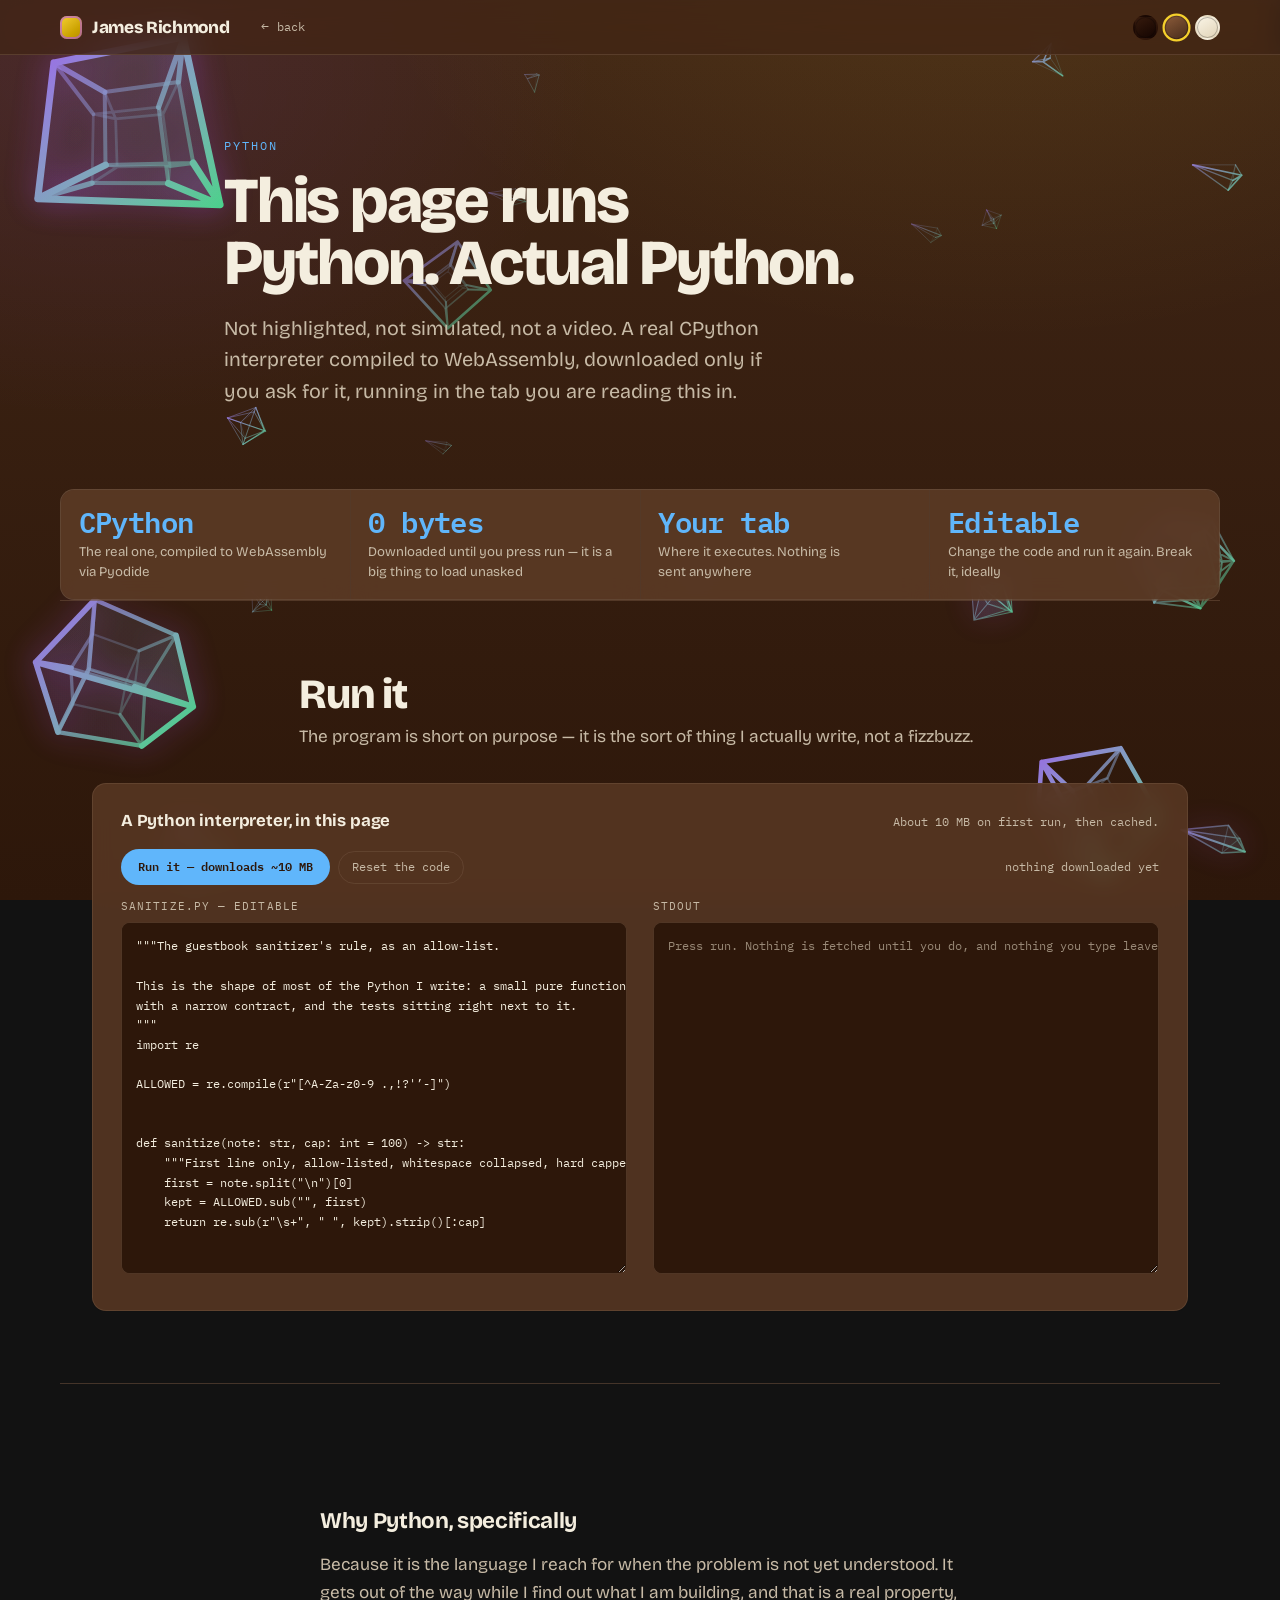
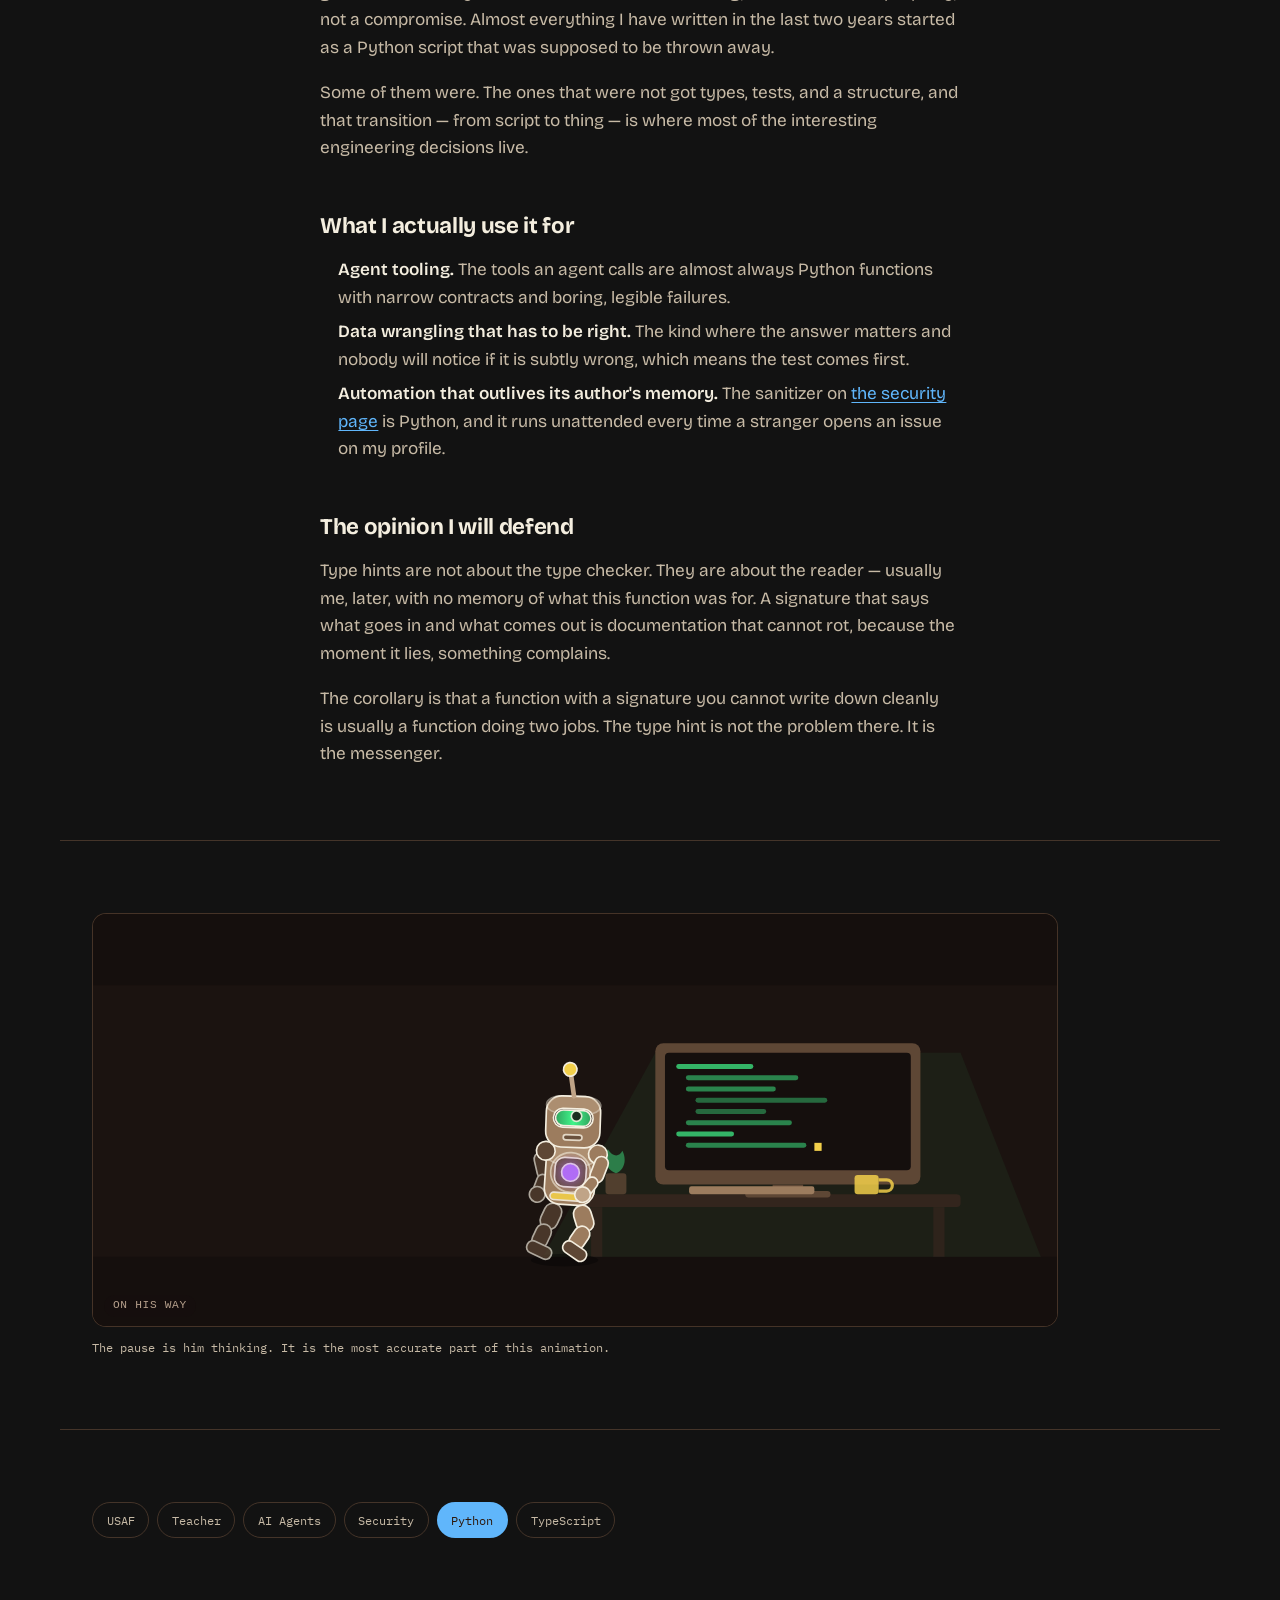
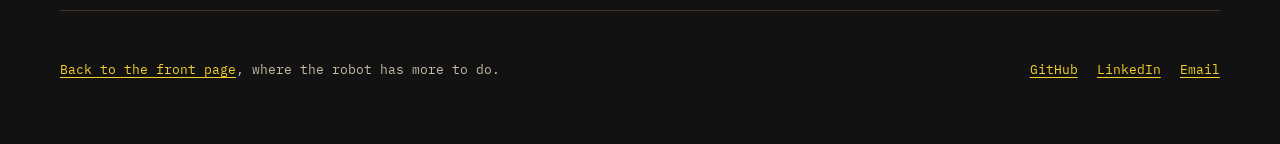
<file: python/index.html>
<!doctype html>
<html lang="en" data-flavor="milk" data-subject="python">
<head>
<meta charset="utf-8">
<meta name="viewport" content="width=device-width, initial-scale=1">
<meta name="color-scheme" content="light dark">
<title>Python — James Richmond</title>
<meta name="description" content="Python that runs in this page, on a real CPython compiled to WebAssembly. Edit it. Break it. Nothing here is a screenshot.">

<meta property="og:title" content="Python — James Richmond">
<meta property="og:description" content="Python that runs in this page, on a real CPython compiled to WebAssembly. Edit it. Break it. Nothing here is a screenshot.">
<meta property="og:type" content="article">
<meta property="og:url" content="https://jamestrichmond.com/python/">

<link rel="icon" href="data:image/svg+xml,<svg xmlns='http://www.w3.org/2000/svg' viewBox='0 0 100 100'><rect width='100' height='100' rx='22' fill='%23472e1c'/><rect x='24' y='30' width='52' height='40' rx='10' fill='%23f2cf4a'/><rect x='34' y='44' width='32' height='11' rx='5.5' fill='%2340f58a'/><rect x='46' y='14' width='8' height='16' rx='4' fill='%23f2cf4a'/><circle cx='50' cy='12' r='7' fill='%23b06cf5'/></svg>">

<link rel="preconnect" href="https://fonts.googleapis.com">
<link rel="preconnect" href="https://fonts.gstatic.com" crossorigin>
<link rel="stylesheet" href="https://fonts.googleapis.com/css2?family=Bricolage+Grotesque:opsz,wght@10..48,400;10..48,600;10..48,800&family=IBM+Plex+Mono:wght@400;500;600&display=swap">
<link rel="stylesheet" href="../assets/css/site.css">
<link rel="stylesheet" href="../assets/css/subject.css">

<script>
/* Set the saved flavor before first paint so there is no flash of the wrong chocolate. */
{
  const flavor = localStorage.getItem("flavor") || "milk";
  document.documentElement.dataset.flavor = flavor;
  document.querySelector('meta[name="color-scheme"]').content = flavor === "white" ? "light" : "dark";
}
</script>
</head>

<body>
<div class="hypershapes" aria-hidden="true" data-hypershapes></div>

<a class="skip" href="#main">Skip to content</a>

<header class="topbar">
  <a class="mark" href="../">
    <span class="mark-glyph" aria-hidden="true"></span>
    <span class="mark-text">James Richmond</span>
  </a>

  <nav class="topnav" aria-label="Primary">
    <a class="backlink" href="../">back</a>
  </nav>

  <fieldset class="flavors" data-flavors>
    <legend class="sr-only">Chocolate flavor</legend>
    <label class="flavor" title="Dark chocolate">
      <input type="radio" name="flavor" value="dark">
      <span class="swatch swatch-dark" aria-hidden="true"></span>
      <span class="sr-only">Dark chocolate</span>
    </label>
    <label class="flavor" title="Milk chocolate">
      <input type="radio" name="flavor" value="milk">
      <span class="swatch swatch-milk" aria-hidden="true"></span>
      <span class="sr-only">Milk chocolate</span>
    </label>
    <label class="flavor" title="White chocolate">
      <input type="radio" name="flavor" value="white">
      <span class="swatch swatch-white" aria-hidden="true"></span>
      <span class="sr-only">White chocolate</span>
    </label>
  </fieldset>
</header>

<main id="main">

  <section class="subject-hero">
    <p class="subject-eyebrow">Python</p>
    <h1 class="subject-title">This page runs Python. Actual Python.</h1>
    <p class="subject-lede">Not highlighted, not simulated, not a video. A real CPython interpreter compiled to WebAssembly, downloaded only if you ask for it, running in the tab you are reading this in.</p>
  </section>

  <ul class="facts">
    <li><span class="fact-n">CPython</span><span class="fact-l">The real one, compiled to WebAssembly via Pyodide</span></li>
    <li><span class="fact-n">0 bytes</span><span class="fact-l">Downloaded until you press run — it is a big thing to load unasked</span></li>
    <li><span class="fact-n">Your tab</span><span class="fact-l">Where it executes. Nothing is sent anywhere</span></li>
    <li><span class="fact-n">Editable</span><span class="fact-l">Change the code and run it again. Break it, ideally</span></li>
  </ul>

  <section class="section">
    <div class="section-head" style="inline-size: var(--shell); margin-inline: auto;">
      <h2>Run it</h2>
      <p class="section-sub">The program is short on purpose — it is the sort of thing I actually write, not a fizzbuzz.</p>
    </div>

    <div class="exhibit" data-exhibit="pyrun">
      <div class="exhibit-head">
        <h3>A Python interpreter, in this page</h3>
        <p class="exhibit-note">About 10 MB on first run, then cached.</p>
      </div>
    </div>
  </section>
  <section class="section">
    <div class="prose">
      <h3>Why Python, specifically</h3>
      <p>Because it is the language I reach for when the problem is not yet understood. It gets out of the way while I find out what I am building, and that is a real property, not a compromise. Almost everything I have written in the last two years started as a Python script that was supposed to be thrown away.</p>
      <p>Some of them were. The ones that were not got types, tests, and a structure, and that transition — from script to thing — is where most of the interesting engineering decisions live.</p>
      <h3>What I actually use it for</h3>
      <ul><li><strong>Agent tooling.</strong> The tools an agent calls are almost always Python functions with narrow contracts and boring, legible failures.</li><li><strong>Data wrangling that has to be right.</strong> The kind where the answer matters and nobody will notice if it is subtly wrong, which means the test comes first.</li><li><strong>Automation that outlives its author's memory.</strong> The sanitizer on <a href="../security/">the security page</a> is Python, and it runs unattended every time a stranger opens an issue on my profile.</li></ul>
      <h3>The opinion I will defend</h3>
      <p>Type hints are not about the type checker. They are about the reader — usually me, later, with no memory of what this function was for. A signature that says what goes in and what comes out is documentation that cannot rot, because the moment it lies, something complains.</p>
      <p>The corollary is that a function with a signature you cannot write down cleanly is usually a function doing two jobs. The type hint is not the problem there. It is the messenger.</p>
    </div>
  </section>


  <section class="section">
    <div class="docent">
      <div class="docent-stage" data-docent></div>
      <p class="docent-cap">The pause is him thinking. It is the most accurate part of this animation.</p>
    </div>
  </section>



  <section class="section">
    <nav class="rooms" aria-label="Other pages">
      <a class="room" href="../usaf/">USAF</a>
      <a class="room" href="../teacher/">Teacher</a>
      <a class="room" href="../agents/">AI Agents</a>
      <a class="room" href="../security/">Security</a>
      <a class="room" href="../python/" aria-current="page">Python</a>
      <a class="room" href="../typescript/">TypeScript</a>
    </nav>
  </section>

</main>

<footer class="foot">
  <p class="foot-line">
    <a href="../">Back to the front page</a>, where the robot has more to do.
  </p>
  <p class="foot-meta">
    <a href="https://github.com/JamesTRichmond">GitHub</a>
    <a href="https://www.linkedin.com/in/jamestrichmond">LinkedIn</a>
    <a href="mailto:jamestrichmond@gmail.com">Email</a>
  </p>
</footer>

<script type="module" src="../assets/js/subject.js"></script>
</body>
</html>
</file>
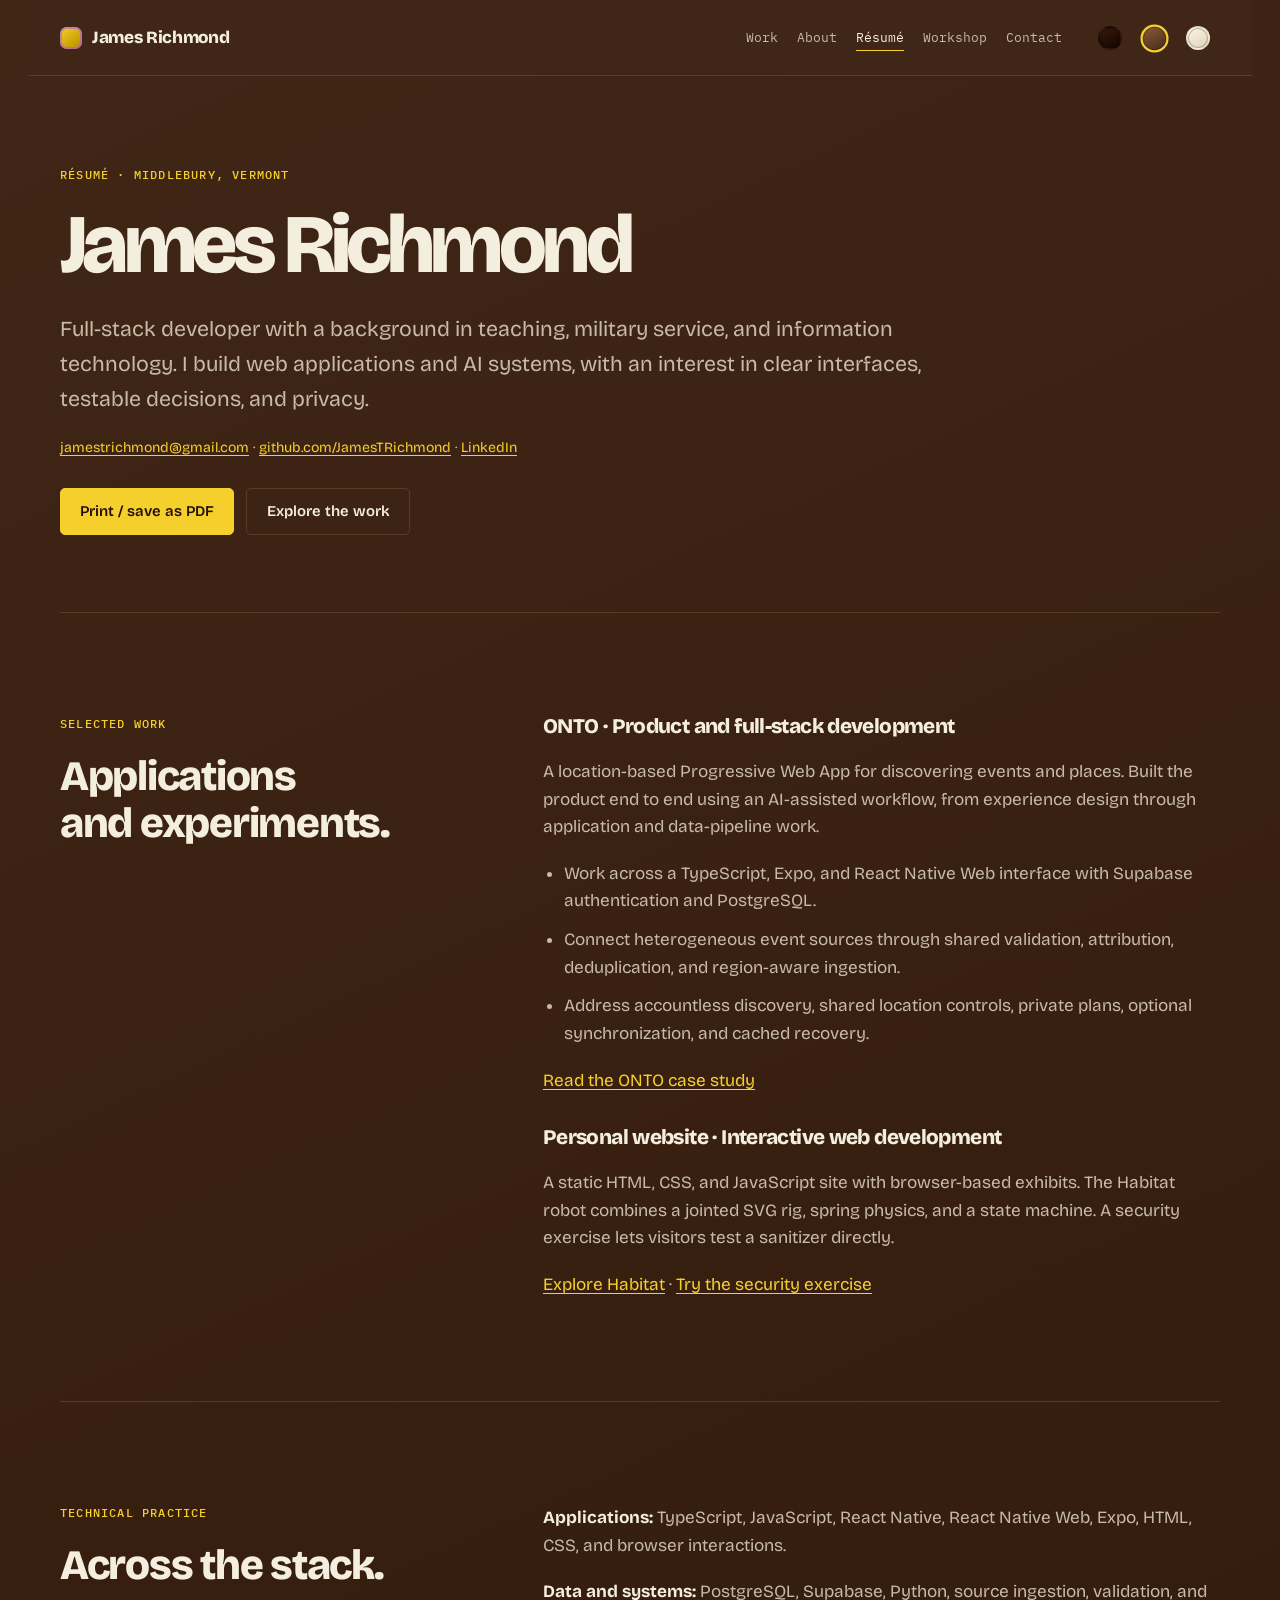
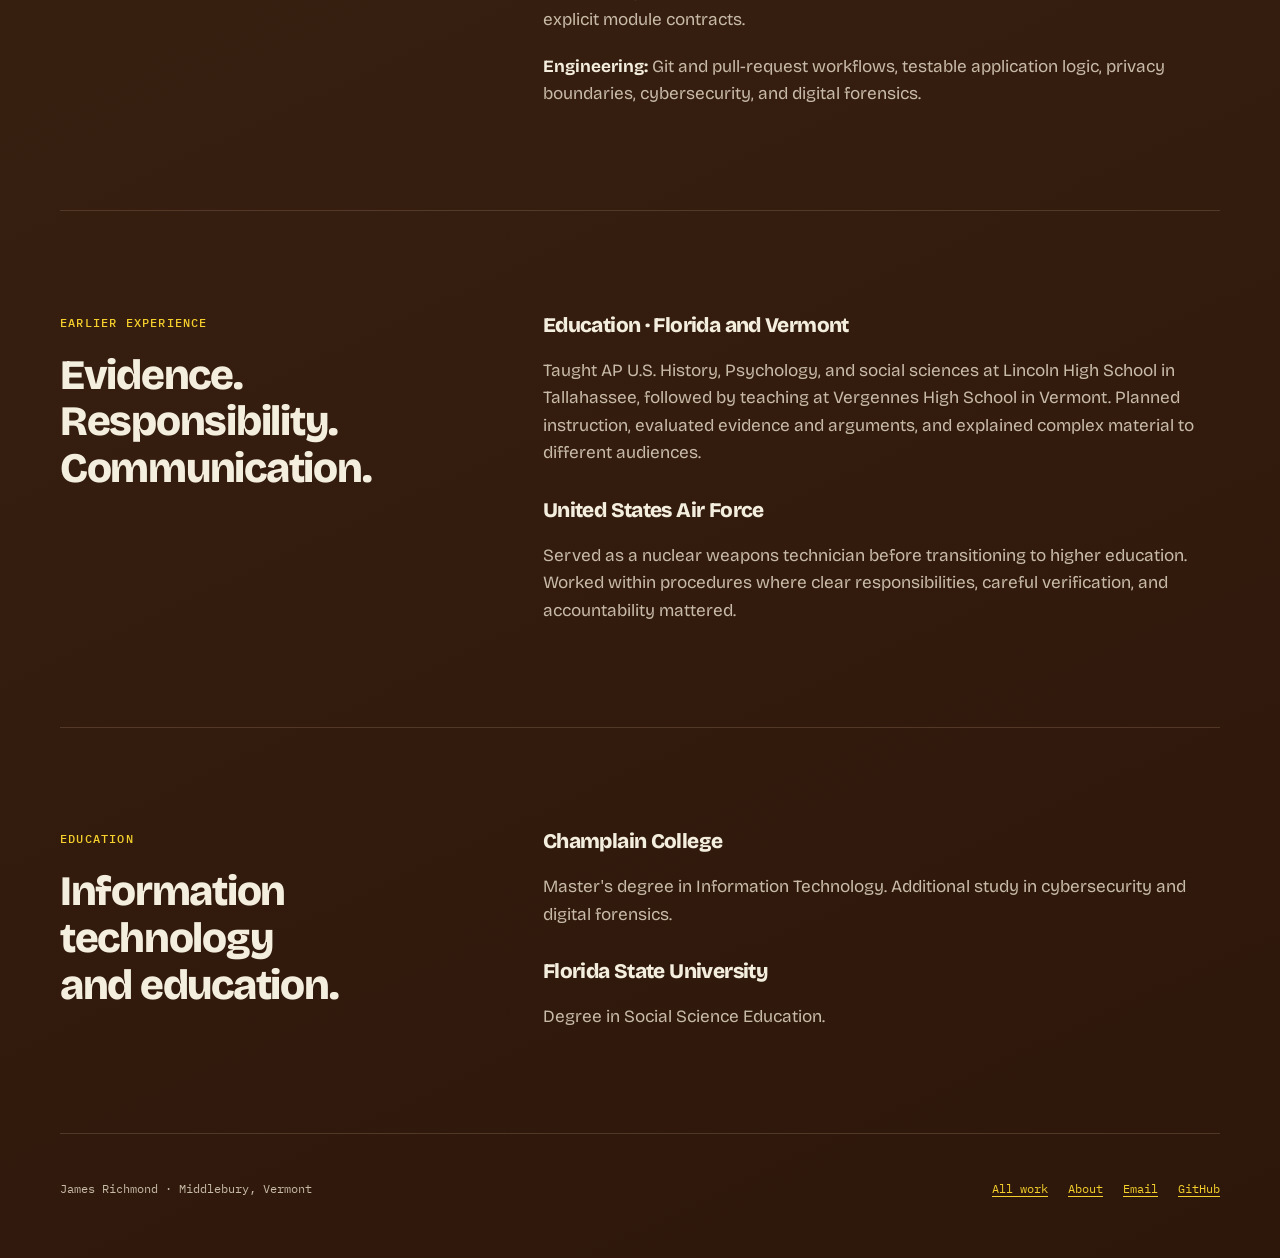
<file: resume/index.html>
<!doctype html>
<html lang="en" data-flavor="milk">
<head>
<meta charset="utf-8">
<meta name="viewport" content="width=device-width, initial-scale=1">
<meta name="color-scheme" content="light dark">
<title>Résumé — James Richmond</title>
<meta name="description" content="James Richmond, full-stack developer in Middlebury, Vermont. Selected development work, technical practice, education, and earlier experience.">
<meta property="og:title" content="Résumé — James Richmond">
<meta property="og:description" content="James Richmond, full-stack developer in Middlebury, Vermont. Selected development work, technical practice, education, and earlier experience.">
<meta property="og:type" content="article">
<meta property="og:url" content="https://jamestrichmond.com/resume/">
<link rel="canonical" href="https://jamestrichmond.com/resume/">
<link rel="icon" href="data:image/svg+xml,%3Csvg xmlns='http://www.w3.org/2000/svg' viewBox='0 0 100 100'%3E%3Crect width='100' height='100' rx='22' fill='%23472e1c'/%3E%3Cpath d='M25 70V30h13l12 24 12-24h13v40H62V52L50 74 38 52v18Z' fill='%23f2cf4a'/%3E%3C/svg%3E">
<link rel="preconnect" href="https://fonts.googleapis.com">
<link rel="preconnect" href="https://fonts.gstatic.com" crossorigin>
<link rel="stylesheet" href="https://fonts.googleapis.com/css2?family=Bricolage+Grotesque:opsz,wght@10..48,400;10..48,600;10..48,800&family=IBM+Plex+Mono:wght@400;500;600&display=swap">
<link rel="stylesheet" href="../assets/css/site.css">
<link rel="stylesheet" href="../assets/css/portfolio.css">
<script>
{
  let flavor = "milk";
  try {
    const saved = localStorage.getItem("flavor");
    if (["dark", "milk", "white"].includes(saved)) flavor = saved;
  } catch { /* Preference storage is optional. */ }
  document.documentElement.dataset.flavor = flavor;
  document.querySelector('meta[name="color-scheme"]').content = flavor === "white" ? "light" : "dark";
}
</script>
</head>
<body class="portfolio-page">
<a class="skip" href="#main">Skip to content</a>
<header class="topbar pf-topbar">
  <a class="mark" href="../"><span class="mark-glyph" aria-hidden="true"></span><span class="mark-text">James Richmond</span></a>
  <nav class="topnav pf-nav" aria-label="Primary"><a href="../#work">Work</a><a href="../about/">About</a><a href="../resume/" aria-current="page">Résumé</a><a href="../workshop/">Workshop</a><a href="../#contact">Contact</a></nav>
  <fieldset class="flavors" data-flavors hidden><legend class="sr-only">Chocolate flavor</legend><label class="flavor" title="Dark chocolate"><input type="radio" name="flavor" value="dark"><span class="swatch swatch-dark" aria-hidden="true"></span><span class="sr-only">Dark chocolate</span></label><label class="flavor" title="Milk chocolate"><input type="radio" name="flavor" value="milk" checked><span class="swatch swatch-milk" aria-hidden="true"></span><span class="sr-only">Milk chocolate</span></label><label class="flavor" title="White chocolate"><input type="radio" name="flavor" value="white"><span class="swatch swatch-white" aria-hidden="true"></span><span class="sr-only">White chocolate</span></label></fieldset>
</header>
<main id="main" tabindex="-1" class="pf-shell pf-document">
<header class="pf-document-header">
  <p class="pf-kicker">Résumé · Middlebury, Vermont</p>
  <h1 class="pf-title">James Richmond</h1>
  <p class="pf-lede">Full-stack developer with a background in teaching, military service, and information technology. I build web applications and AI systems, with an interest in clear interfaces, testable decisions, and privacy.</p>
  <p class="pf-note"><a href="mailto:jamestrichmond@gmail.com">jamestrichmond@gmail.com</a> · <a href="https://github.com/JamesTRichmond">github.com/JamesTRichmond</a> · <a href="https://www.linkedin.com/in/jamestrichmond">LinkedIn</a></p>
  <div class="pf-actions"><button class="pf-button pf-button-primary" type="button" data-print-resume hidden>Print / save as PDF</button><a class="pf-button" href="../#work">Explore the work</a></div>
  <noscript><p class="pf-note">Use your browser's Print command to print this résumé or save it as a PDF.</p></noscript>
</header>
<section class="pf-section pf-split" aria-labelledby="projects-title">
  <div><p class="pf-kicker">Selected work</p><h2 id="projects-title">Applications<br>and experiments.</h2></div>
  <div class="pf-prose">
    <h3>ONTO · Product and full-stack development</h3>
    <p>A location-based Progressive Web App for discovering events and places. Built the product end to end using an AI-assisted workflow, from experience design through application and data-pipeline work.</p>
    <ul>
      <li>Work across a TypeScript, Expo, and React Native Web interface with Supabase authentication and PostgreSQL.</li>
      <li>Connect heterogeneous event sources through shared validation, attribution, deduplication, and region-aware ingestion.</li>
      <li>Address accountless discovery, shared location controls, private plans, optional synchronization, and cached recovery.</li>
    </ul>
    <p><a href="../work/onto/">Read the ONTO case study</a></p>
    <h3>Personal website · Interactive web development</h3>
    <p>A static HTML, CSS, and JavaScript site with browser-based exhibits. The Habitat robot combines a jointed SVG rig, spring physics, and a state machine. A security exercise lets visitors test a sanitizer directly.</p>
    <p><a href="../#habitat">Explore Habitat</a> · <a href="../security/">Try the security exercise</a></p>
  </div>
</section>
<section class="pf-section pf-split" aria-labelledby="skills-title">
  <div><p class="pf-kicker">Technical practice</p><h2 id="skills-title">Across the stack.</h2></div>
  <div class="pf-prose">
    <p><strong>Applications:</strong> TypeScript, JavaScript, React Native, React Native Web, Expo, HTML, CSS, and browser interactions.</p>
    <p><strong>Data and systems:</strong> PostgreSQL, Supabase, Python, source ingestion, validation, and explicit module contracts.</p>
    <p><strong>Engineering:</strong> Git and pull-request workflows, testable application logic, privacy boundaries, cybersecurity, and digital forensics.</p>
  </div>
</section>
<section class="pf-section pf-split" aria-labelledby="experience-title">
  <div><p class="pf-kicker">Earlier experience</p><h2 id="experience-title">Evidence.<br>Responsibility.<br>Communication.</h2></div>
  <div class="pf-prose">
    <h3>Education · Florida and Vermont</h3>
    <p>Taught AP U.S. History, Psychology, and social sciences at Lincoln High School in Tallahassee, followed by teaching at Vergennes High School in Vermont. Planned instruction, evaluated evidence and arguments, and explained complex material to different audiences.</p>
    <h3>United States Air Force</h3>
    <p>Served as a nuclear weapons technician before transitioning to higher education. Worked within procedures where clear responsibilities, careful verification, and accountability mattered.</p>
  </div>
</section>
<section class="pf-section pf-split" aria-labelledby="education-title">
  <div><p class="pf-kicker">Education</p><h2 id="education-title">Information technology<br>and education.</h2></div>
  <div class="pf-prose">
    <h3>Champlain College</h3><p>Master's degree in Information Technology. Additional study in cybersecurity and digital forensics.</p>
    <h3>Florida State University</h3><p>Degree in Social Science Education.</p>
  </div>
</section>
</main>
<footer class="pf-shell pf-footer">
  <p>James Richmond · Middlebury, Vermont</p>
  <nav aria-label="Footer"><a href="../#work">All work</a><a href="../about/">About</a><a href="mailto:jamestrichmond@gmail.com">Email</a><a href="https://github.com/JamesTRichmond" rel="me">GitHub</a></nav>
</footer>
<script type="module" src="../assets/js/portfolio.js"></script>
</body>
</html>
</file>
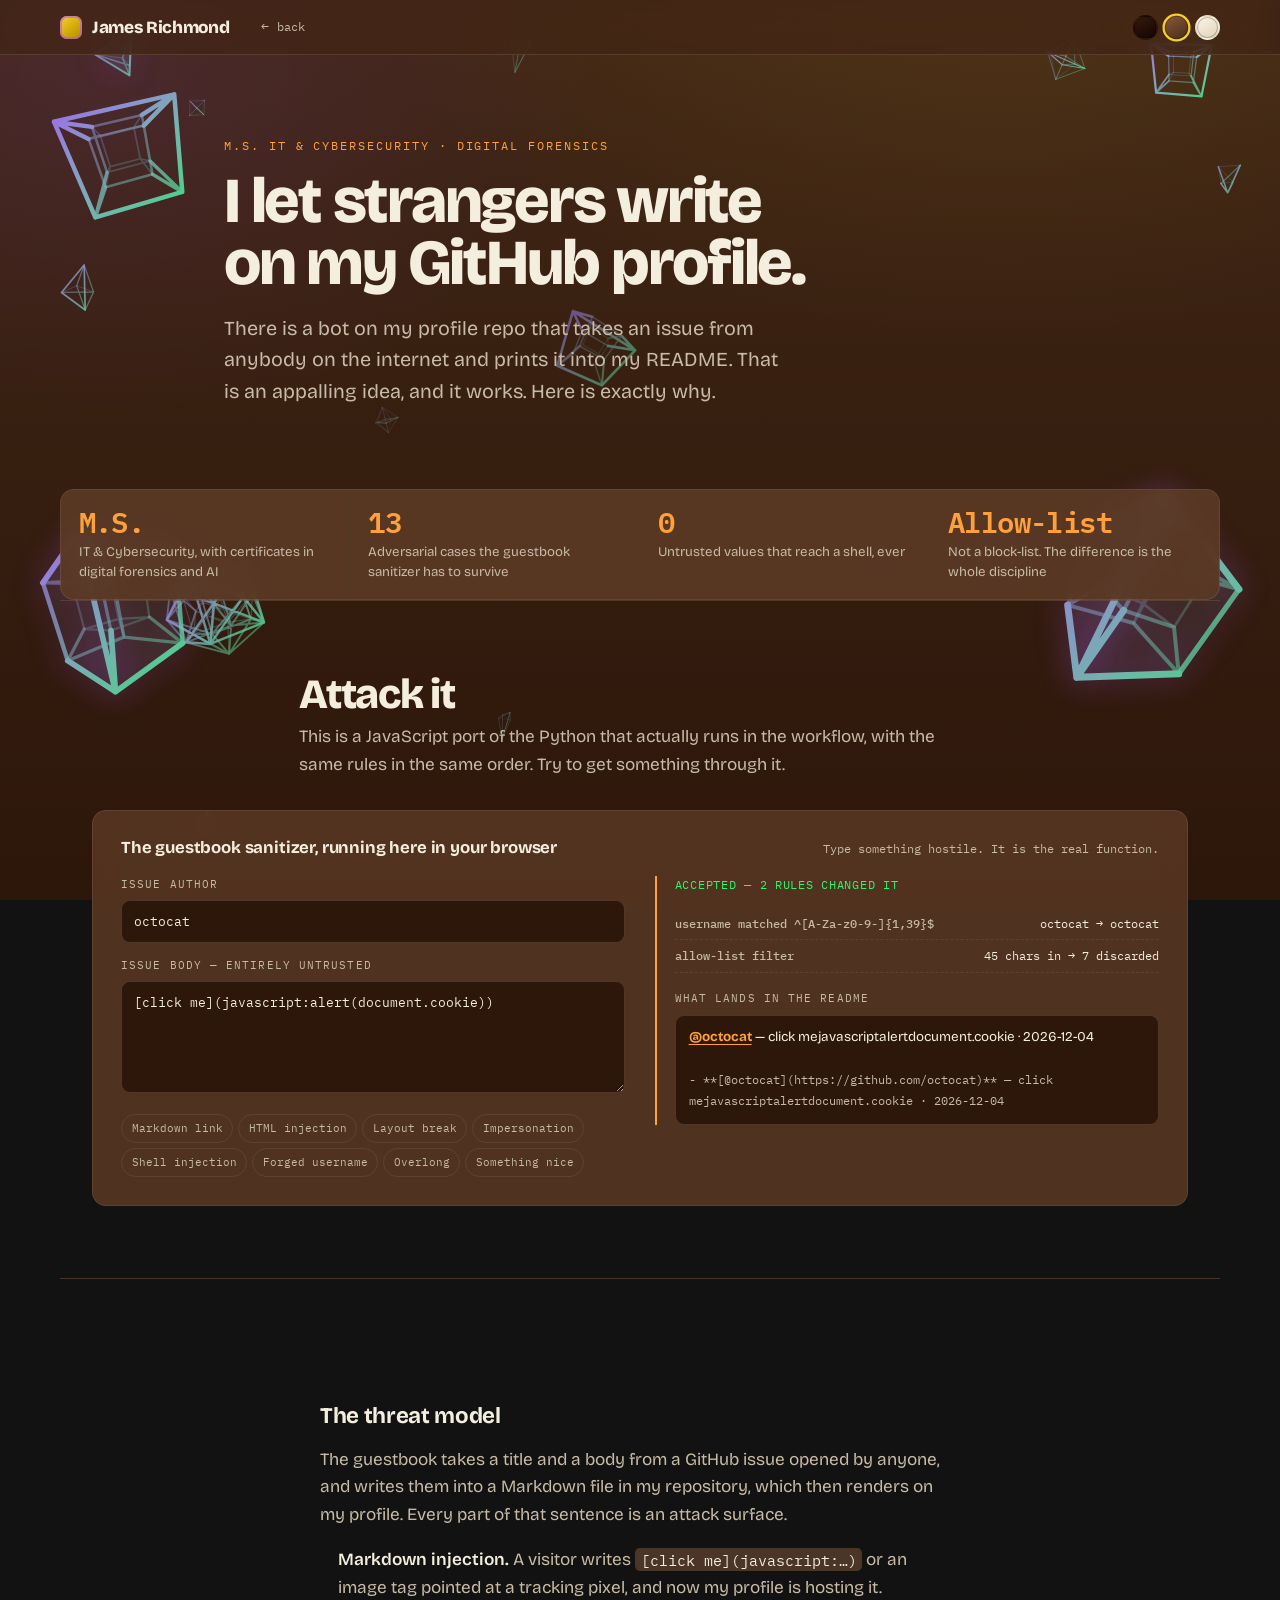
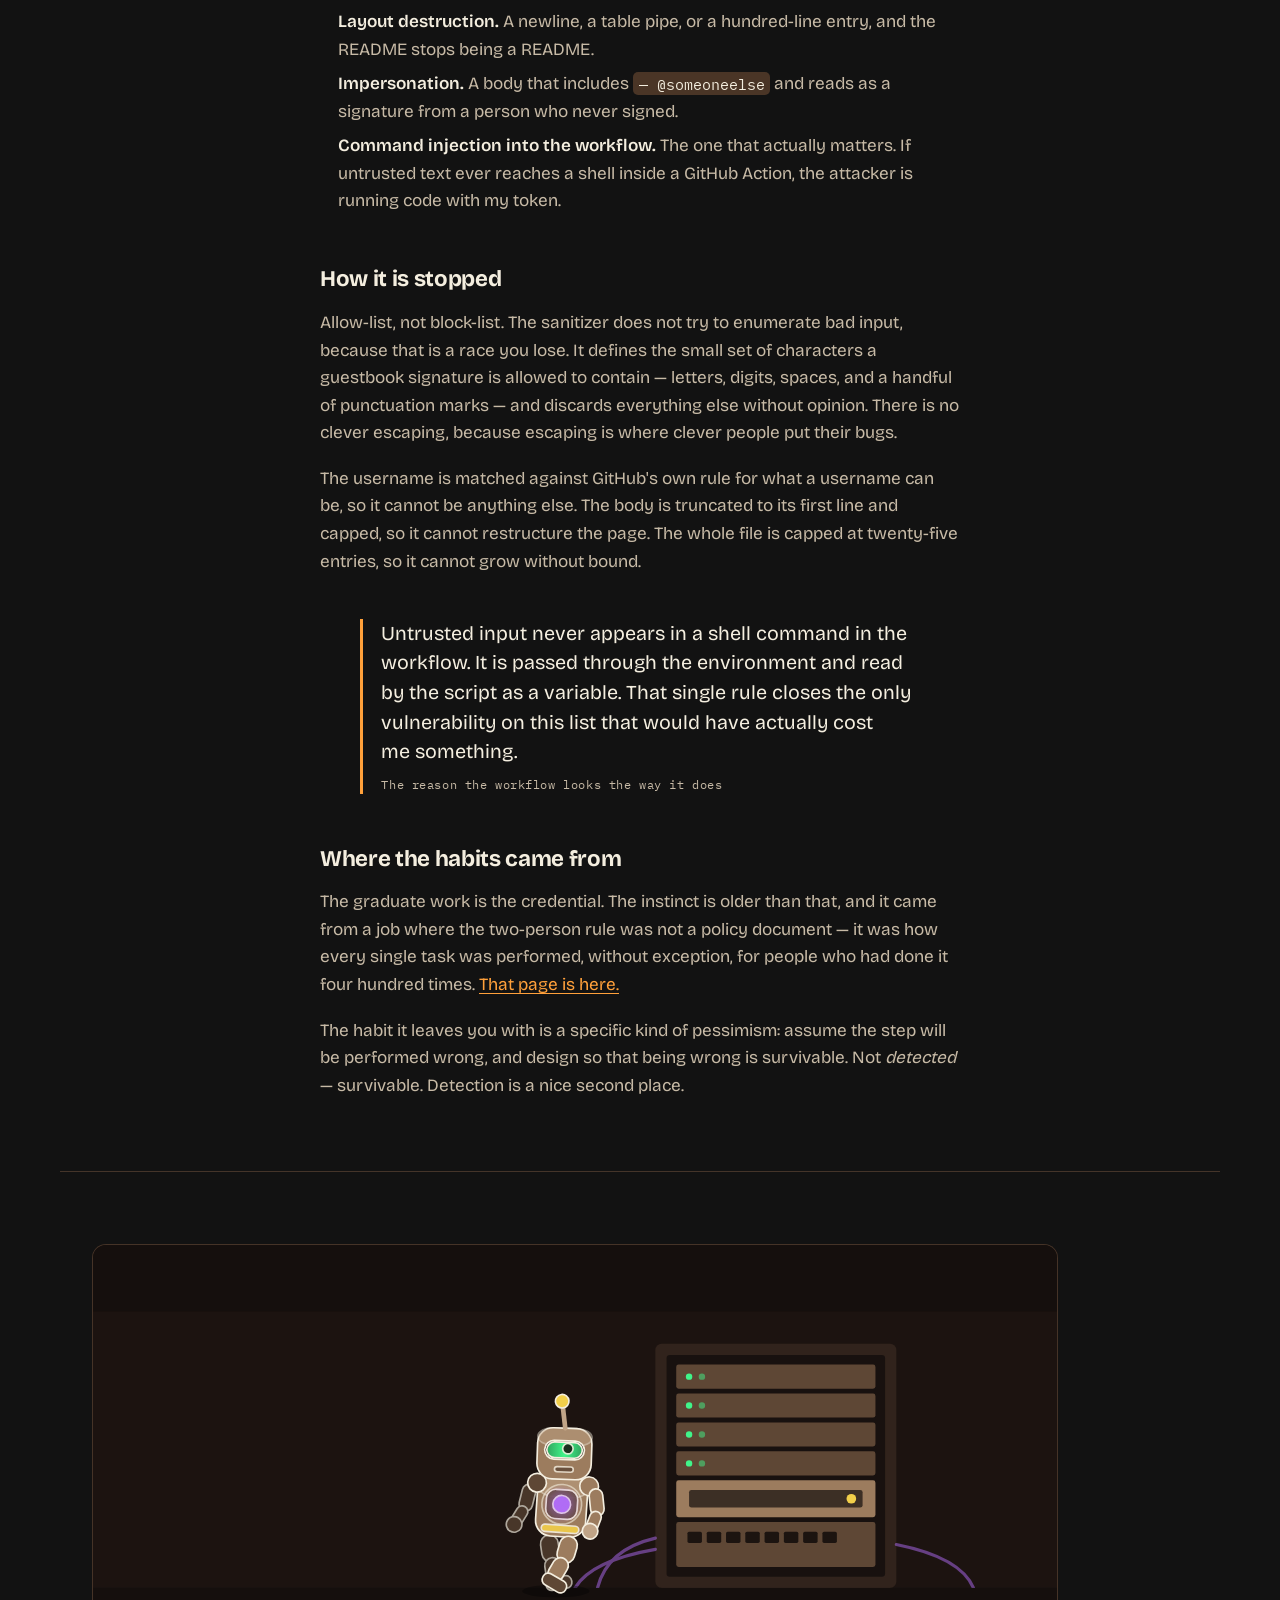
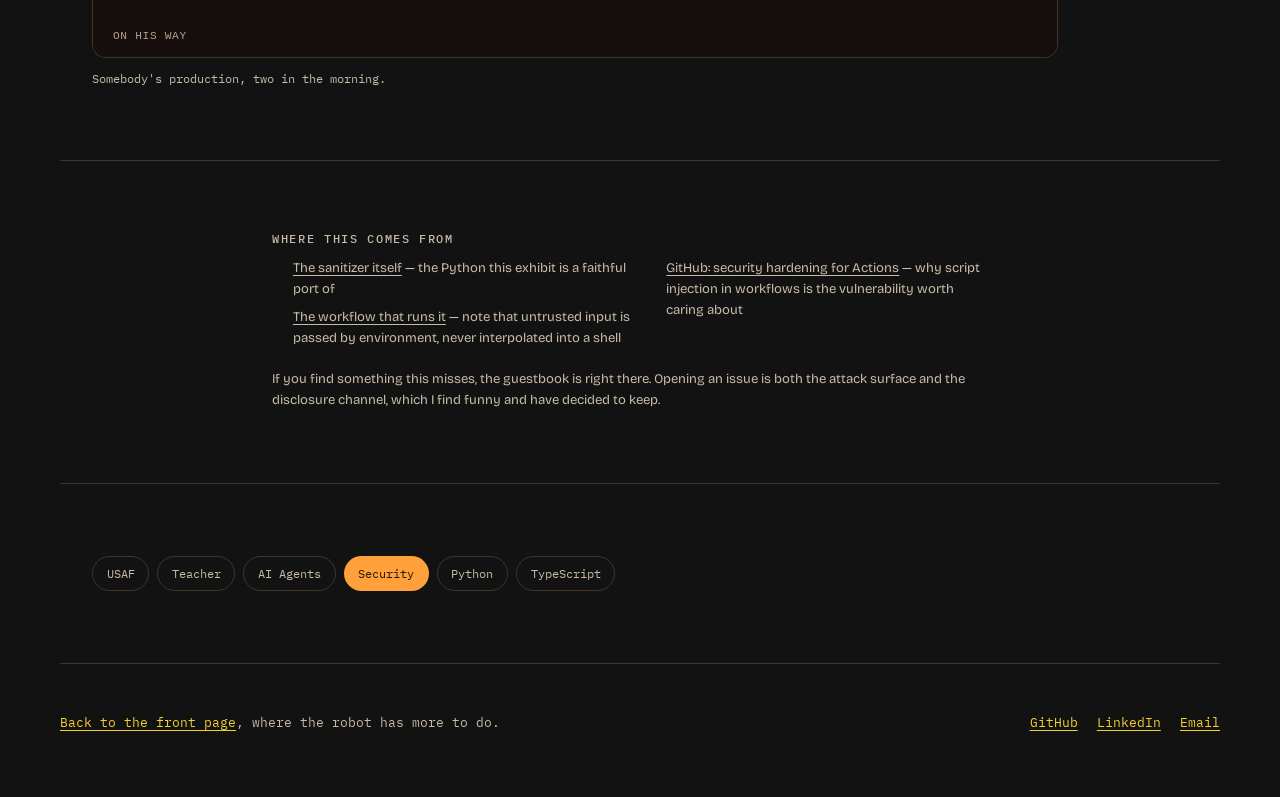
<file: security/index.html>
<!doctype html>
<html lang="en" data-flavor="milk" data-subject="security">
<head>
<meta charset="utf-8">
<meta name="viewport" content="width=device-width, initial-scale=1">
<meta name="color-scheme" content="light dark">
<title>Security — James Richmond</title>
<meta name="description" content="A threat model of this website, including the bot that lets strangers write on my GitHub profile. Type something hostile into it and watch what happens.">

<meta property="og:title" content="Security — James Richmond">
<meta property="og:description" content="A threat model of this website, including the bot that lets strangers write on my GitHub profile. Type something hostile into it and watch what happens.">
<meta property="og:type" content="article">
<meta property="og:url" content="https://jamestrichmond.com/security/">

<link rel="icon" href="data:image/svg+xml,<svg xmlns='http://www.w3.org/2000/svg' viewBox='0 0 100 100'><rect width='100' height='100' rx='22' fill='%23472e1c'/><rect x='24' y='30' width='52' height='40' rx='10' fill='%23f2cf4a'/><rect x='34' y='44' width='32' height='11' rx='5.5' fill='%2340f58a'/><rect x='46' y='14' width='8' height='16' rx='4' fill='%23f2cf4a'/><circle cx='50' cy='12' r='7' fill='%23b06cf5'/></svg>">

<link rel="preconnect" href="https://fonts.googleapis.com">
<link rel="preconnect" href="https://fonts.gstatic.com" crossorigin>
<link rel="stylesheet" href="https://fonts.googleapis.com/css2?family=Bricolage+Grotesque:opsz,wght@10..48,400;10..48,600;10..48,800&family=IBM+Plex+Mono:wght@400;500;600&display=swap">
<link rel="stylesheet" href="../assets/css/site.css">
<link rel="stylesheet" href="../assets/css/subject.css">

<script>
/* Set the saved flavor before first paint so there is no flash of the wrong chocolate. */
{
  const flavor = localStorage.getItem("flavor") || "milk";
  document.documentElement.dataset.flavor = flavor;
  document.querySelector('meta[name="color-scheme"]').content = flavor === "white" ? "light" : "dark";
}
</script>
</head>

<body>
<div class="hypershapes" aria-hidden="true" data-hypershapes></div>

<a class="skip" href="#main">Skip to content</a>

<header class="topbar">
  <a class="mark" href="../">
    <span class="mark-glyph" aria-hidden="true"></span>
    <span class="mark-text">James Richmond</span>
  </a>

  <nav class="topnav" aria-label="Primary">
    <a class="backlink" href="../">back</a>
  </nav>

  <fieldset class="flavors" data-flavors>
    <legend class="sr-only">Chocolate flavor</legend>
    <label class="flavor" title="Dark chocolate">
      <input type="radio" name="flavor" value="dark">
      <span class="swatch swatch-dark" aria-hidden="true"></span>
      <span class="sr-only">Dark chocolate</span>
    </label>
    <label class="flavor" title="Milk chocolate">
      <input type="radio" name="flavor" value="milk">
      <span class="swatch swatch-milk" aria-hidden="true"></span>
      <span class="sr-only">Milk chocolate</span>
    </label>
    <label class="flavor" title="White chocolate">
      <input type="radio" name="flavor" value="white">
      <span class="swatch swatch-white" aria-hidden="true"></span>
      <span class="sr-only">White chocolate</span>
    </label>
  </fieldset>
</header>

<main id="main">

  <section class="subject-hero">
    <p class="subject-eyebrow">M.S. IT & Cybersecurity · Digital Forensics</p>
    <h1 class="subject-title">I let strangers write on my GitHub profile.</h1>
    <p class="subject-lede">There is a bot on my profile repo that takes an issue from anybody on the internet and prints it into my README. That is an appalling idea, and it works. Here is exactly why.</p>
  </section>

  <ul class="facts">
    <li><span class="fact-n">M.S.</span><span class="fact-l">IT &amp; Cybersecurity, with certificates in digital forensics and AI</span></li>
    <li><span class="fact-n">13</span><span class="fact-l">Adversarial cases the guestbook sanitizer has to survive</span></li>
    <li><span class="fact-n">0</span><span class="fact-l">Untrusted values that reach a shell, ever</span></li>
    <li><span class="fact-n">Allow-list</span><span class="fact-l">Not a block-list. The difference is the whole discipline</span></li>
  </ul>

  <section class="section">
    <div class="section-head" style="inline-size: var(--shell); margin-inline: auto;">
      <h2>Attack it</h2>
      <p class="section-sub">This is a JavaScript port of the Python that actually runs in the workflow, with the same rules in the same order. Try to get something through it.</p>
    </div>

    <div class="exhibit" data-exhibit="sanitizer">
      <div class="exhibit-head">
        <h3>The guestbook sanitizer, running here in your browser</h3>
        <p class="exhibit-note">Type something hostile. It is the real function.</p>
      </div>
    </div>
  </section>
  <section class="section">
    <div class="prose">
      <h3>The threat model</h3>
      <p>The guestbook takes a title and a body from a GitHub issue opened by anyone, and writes them into a Markdown file in my repository, which then renders on my profile. Every part of that sentence is an attack surface.</p>
      <ul><li><strong>Markdown injection.</strong> A visitor writes <code>[click me](javascript:…)</code> or an image tag pointed at a tracking pixel, and now my profile is hosting it.</li><li><strong>Layout destruction.</strong> A newline, a table pipe, or a hundred-line entry, and the README stops being a README.</li><li><strong>Impersonation.</strong> A body that includes <code>— @someoneelse</code> and reads as a signature from a person who never signed.</li><li><strong>Command injection into the workflow.</strong> The one that actually matters. If untrusted text ever reaches a shell inside a GitHub Action, the attacker is running code with my token.</li></ul>
      <h3>How it is stopped</h3>
      <p>Allow-list, not block-list. The sanitizer does not try to enumerate bad input, because that is a race you lose. It defines the small set of characters a guestbook signature is allowed to contain — letters, digits, spaces, and a handful of punctuation marks — and discards everything else without opinion. There is no clever escaping, because escaping is where clever people put their bugs.</p>
      <p>The username is matched against GitHub's own rule for what a username can be, so it cannot be anything else. The body is truncated to its first line and capped, so it cannot restructure the page. The whole file is capped at twenty-five entries, so it cannot grow without bound.</p>
      <blockquote class="pull">Untrusted input never appears in a shell command in the workflow. It is passed through the environment and read by the script as a variable. That single rule closes the only vulnerability on this list that would have actually cost me something.<cite>The reason the workflow looks the way it does</cite></blockquote>
      <h3>Where the habits came from</h3>
      <p>The graduate work is the credential. The instinct is older than that, and it came from a job where the two-person rule was not a policy document — it was how every single task was performed, without exception, for people who had done it four hundred times. <a href="../usaf/">That page is here.</a></p>
      <p>The habit it leaves you with is a specific kind of pessimism: assume the step will be performed wrong, and design so that being wrong is survivable. Not <em>detected</em> — survivable. Detection is a nice second place.</p>
    </div>
  </section>


  <section class="section">
    <div class="docent">
      <div class="docent-stage" data-docent></div>
      <p class="docent-cap">Somebody's production, two in the morning.</p>
    </div>
  </section>

  <section class="section">
    <div class="sources">
      <h3>Where this comes from</h3>
      <ol>
        <li><a href="https://github.com/JamesTRichmond/JamesTRichmond/blob/main/scripts/sign_guestbook.py">The sanitizer itself</a> — the Python this exhibit is a faithful port of</li>
        <li><a href="https://github.com/JamesTRichmond/JamesTRichmond/blob/main/.github/workflows/guestbook.yml">The workflow that runs it</a> — note that untrusted input is passed by environment, never interpolated into a shell</li>
        <li><a href="https://docs.github.com/en/actions/security-for-github-actions/security-guides/security-hardening-for-github-actions">GitHub: security hardening for Actions</a> — why script injection in workflows is the vulnerability worth caring about</li>
      </ol>
      <p style="margin-block-start:1.2rem;color:var(--ink-dim)">If you find something this misses, the guestbook is right there. Opening an issue is both the attack surface and the disclosure channel, which I find funny and have decided to keep.</p>
    </div>
  </section>


  <section class="section">
    <nav class="rooms" aria-label="Other pages">
      <a class="room" href="../usaf/">USAF</a>
      <a class="room" href="../teacher/">Teacher</a>
      <a class="room" href="../agents/">AI Agents</a>
      <a class="room" href="../security/" aria-current="page">Security</a>
      <a class="room" href="../python/">Python</a>
      <a class="room" href="../typescript/">TypeScript</a>
    </nav>
  </section>

</main>

<footer class="foot">
  <p class="foot-line">
    <a href="../">Back to the front page</a>, where the robot has more to do.
  </p>
  <p class="foot-meta">
    <a href="https://github.com/JamesTRichmond">GitHub</a>
    <a href="https://www.linkedin.com/in/jamestrichmond">LinkedIn</a>
    <a href="mailto:jamestrichmond@gmail.com">Email</a>
  </p>
</footer>

<script type="module" src="../assets/js/subject.js"></script>
</body>
</html>
</file>
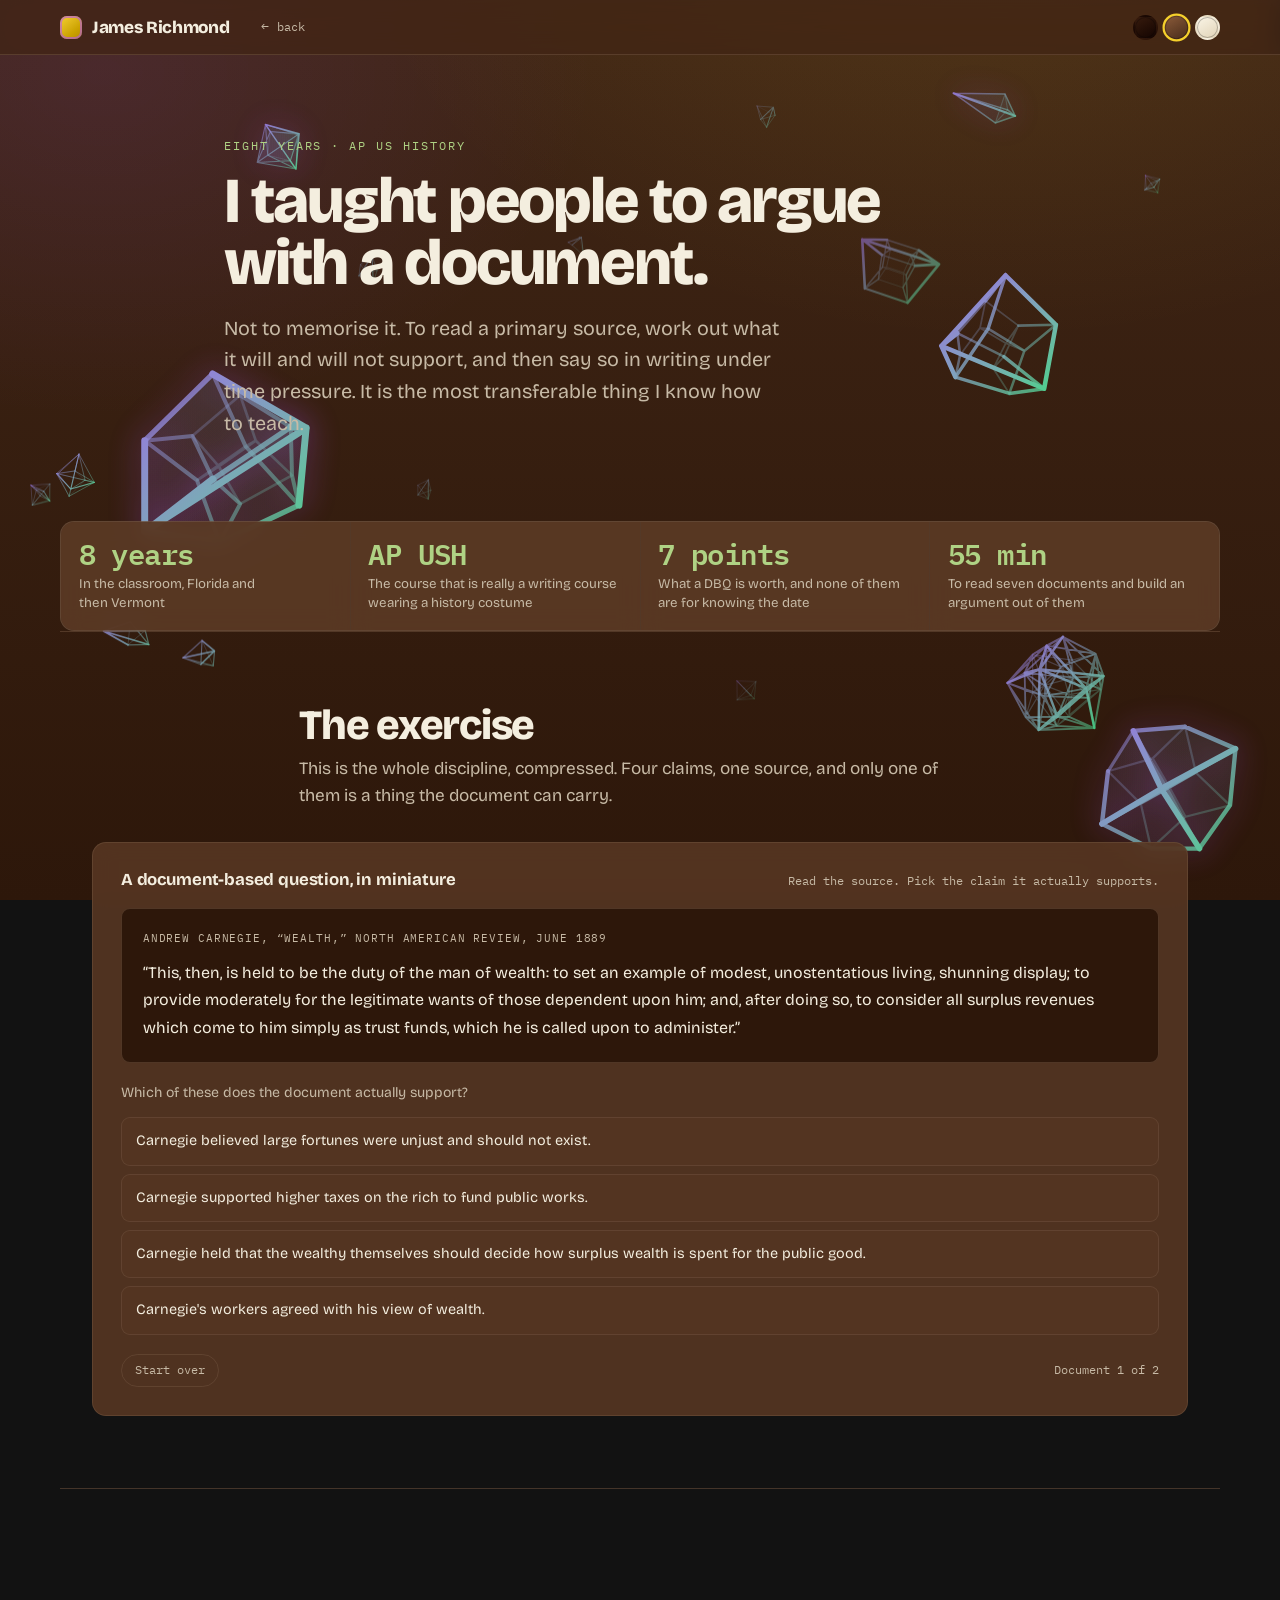
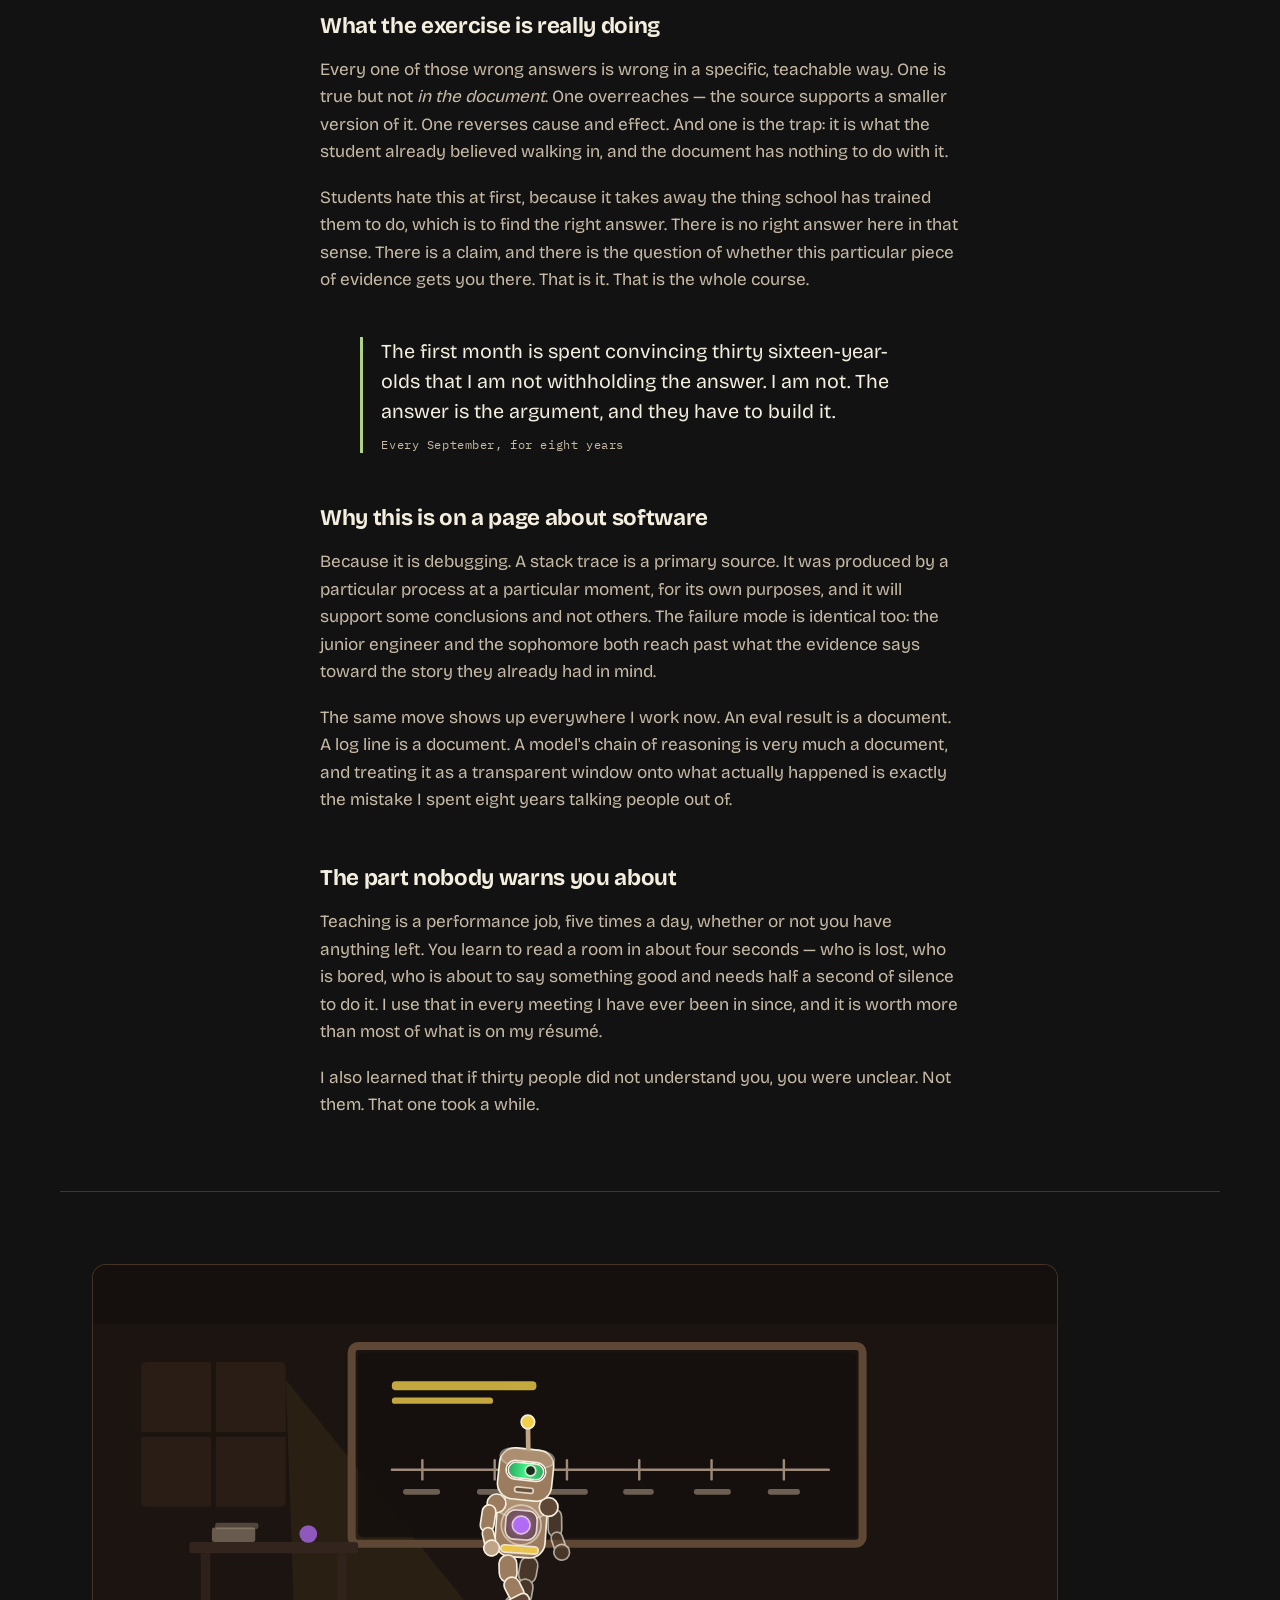
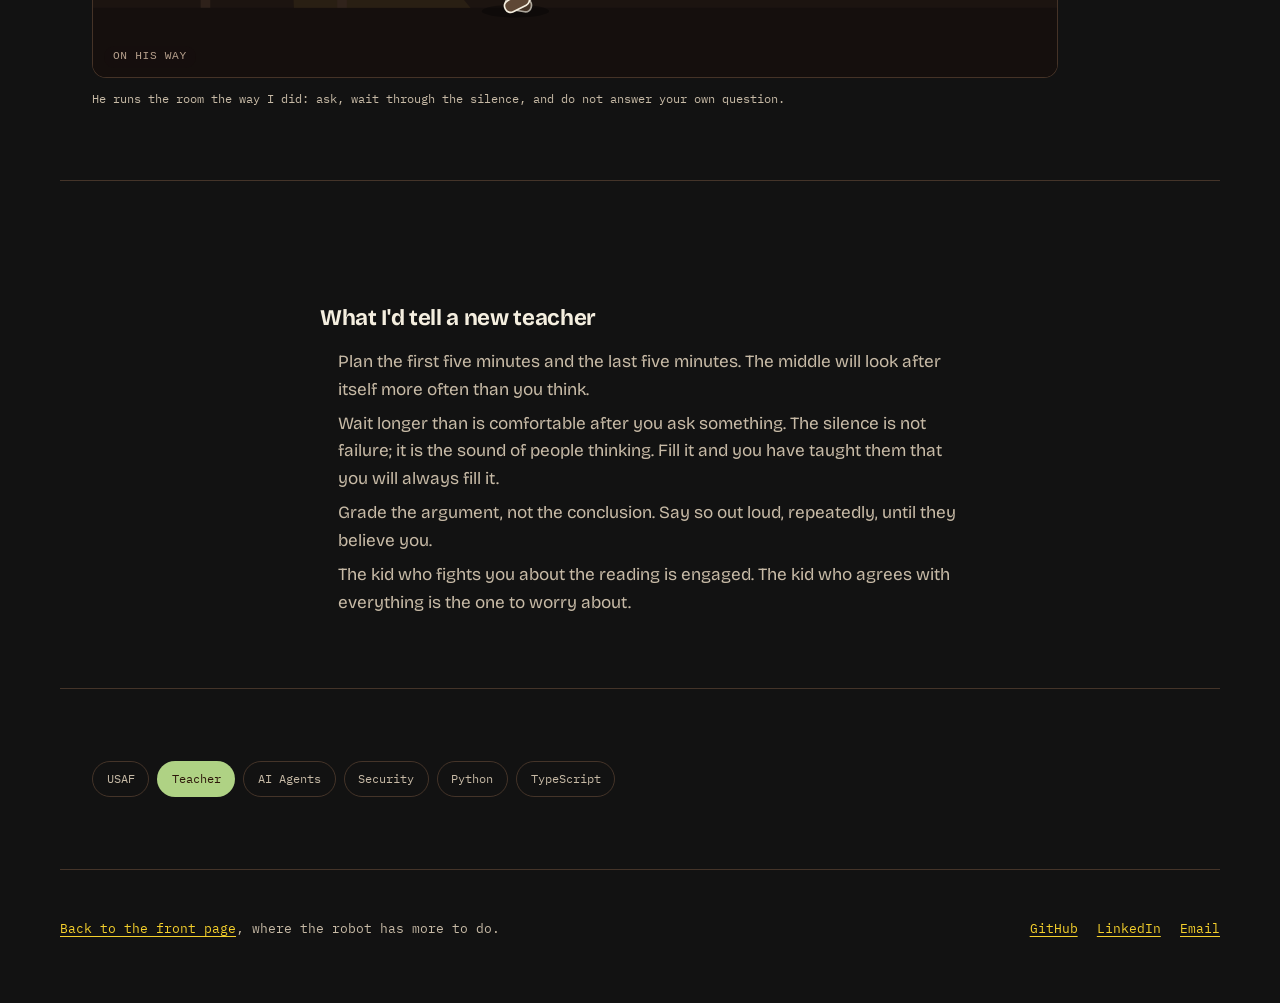
<file: teacher/index.html>
<!doctype html>
<html lang="en" data-flavor="milk" data-subject="teacher">
<head>
<meta charset="utf-8">
<meta name="viewport" content="width=device-width, initial-scale=1">
<meta name="color-scheme" content="light dark">
<title>Teacher — James Richmond</title>
<meta name="description" content="Eight years teaching, most of it AP US History. What a document-based question actually teaches, and why it turns out to be the same skill as reading a stack trace.">

<meta property="og:title" content="Teacher — James Richmond">
<meta property="og:description" content="Eight years teaching, most of it AP US History. What a document-based question actually teaches, and why it turns out to be the same skill as reading a stack trace.">
<meta property="og:type" content="article">
<meta property="og:url" content="https://jamestrichmond.com/teacher/">

<link rel="icon" href="data:image/svg+xml,<svg xmlns='http://www.w3.org/2000/svg' viewBox='0 0 100 100'><rect width='100' height='100' rx='22' fill='%23472e1c'/><rect x='24' y='30' width='52' height='40' rx='10' fill='%23f2cf4a'/><rect x='34' y='44' width='32' height='11' rx='5.5' fill='%2340f58a'/><rect x='46' y='14' width='8' height='16' rx='4' fill='%23f2cf4a'/><circle cx='50' cy='12' r='7' fill='%23b06cf5'/></svg>">

<link rel="preconnect" href="https://fonts.googleapis.com">
<link rel="preconnect" href="https://fonts.gstatic.com" crossorigin>
<link rel="stylesheet" href="https://fonts.googleapis.com/css2?family=Bricolage+Grotesque:opsz,wght@10..48,400;10..48,600;10..48,800&family=IBM+Plex+Mono:wght@400;500;600&display=swap">
<link rel="stylesheet" href="../assets/css/site.css">
<link rel="stylesheet" href="../assets/css/subject.css">

<script>
/* Set the saved flavor before first paint so there is no flash of the wrong chocolate. */
{
  const flavor = localStorage.getItem("flavor") || "milk";
  document.documentElement.dataset.flavor = flavor;
  document.querySelector('meta[name="color-scheme"]').content = flavor === "white" ? "light" : "dark";
}
</script>
</head>

<body>
<div class="hypershapes" aria-hidden="true" data-hypershapes></div>

<a class="skip" href="#main">Skip to content</a>

<header class="topbar">
  <a class="mark" href="../">
    <span class="mark-glyph" aria-hidden="true"></span>
    <span class="mark-text">James Richmond</span>
  </a>

  <nav class="topnav" aria-label="Primary">
    <a class="backlink" href="../">back</a>
  </nav>

  <fieldset class="flavors" data-flavors>
    <legend class="sr-only">Chocolate flavor</legend>
    <label class="flavor" title="Dark chocolate">
      <input type="radio" name="flavor" value="dark">
      <span class="swatch swatch-dark" aria-hidden="true"></span>
      <span class="sr-only">Dark chocolate</span>
    </label>
    <label class="flavor" title="Milk chocolate">
      <input type="radio" name="flavor" value="milk">
      <span class="swatch swatch-milk" aria-hidden="true"></span>
      <span class="sr-only">Milk chocolate</span>
    </label>
    <label class="flavor" title="White chocolate">
      <input type="radio" name="flavor" value="white">
      <span class="swatch swatch-white" aria-hidden="true"></span>
      <span class="sr-only">White chocolate</span>
    </label>
  </fieldset>
</header>

<main id="main">

  <section class="subject-hero">
    <p class="subject-eyebrow">Eight years · AP US History</p>
    <h1 class="subject-title">I taught people to argue with a document.</h1>
    <p class="subject-lede">Not to memorise it. To read a primary source, work out what it will and will not support, and then say so in writing under time pressure. It is the most transferable thing I know how to teach.</p>
  </section>

  <ul class="facts">
    <li><span class="fact-n">8 years</span><span class="fact-l">In the classroom, Florida and then Vermont</span></li>
    <li><span class="fact-n">AP USH</span><span class="fact-l">The course that is really a writing course wearing a history costume</span></li>
    <li><span class="fact-n">7 points</span><span class="fact-l">What a DBQ is worth, and none of them are for knowing the date</span></li>
    <li><span class="fact-n">55 min</span><span class="fact-l">To read seven documents and build an argument out of them</span></li>
  </ul>

  <section class="section">
    <div class="section-head" style="inline-size: var(--shell); margin-inline: auto;">
      <h2>The exercise</h2>
      <p class="section-sub">This is the whole discipline, compressed. Four claims, one source, and only one of them is a thing the document can carry.</p>
    </div>

    <div class="exhibit" data-exhibit="dbq">
      <div class="exhibit-head">
        <h3>A document-based question, in miniature</h3>
        <p class="exhibit-note">Read the source. Pick the claim it actually supports.</p>
      </div>
    </div>
  </section>
  <section class="section">
    <div class="prose">
      <h3>What the exercise is really doing</h3>
      <p>Every one of those wrong answers is wrong in a specific, teachable way. One is true but not <em>in the document</em>. One overreaches — the source supports a smaller version of it. One reverses cause and effect. And one is the trap: it is what the student already believed walking in, and the document has nothing to do with it.</p>
      <p>Students hate this at first, because it takes away the thing school has trained them to do, which is to find the right answer. There is no right answer here in that sense. There is a claim, and there is the question of whether this particular piece of evidence gets you there. That is it. That is the whole course.</p>
      <blockquote class="pull">The first month is spent convincing thirty sixteen-year-olds that I am not withholding the answer. I am not. The answer is the argument, and they have to build it.<cite>Every September, for eight years</cite></blockquote>
      <h3>Why this is on a page about software</h3>
      <p>Because it is debugging. A stack trace is a primary source. It was produced by a particular process at a particular moment, for its own purposes, and it will support some conclusions and not others. The failure mode is identical too: the junior engineer and the sophomore both reach past what the evidence says toward the story they already had in mind.</p>
      <p>The same move shows up everywhere I work now. An eval result is a document. A log line is a document. A model's chain of reasoning is very much a document, and treating it as a transparent window onto what actually happened is exactly the mistake I spent eight years talking people out of.</p>
      <h3>The part nobody warns you about</h3>
      <p>Teaching is a performance job, five times a day, whether or not you have anything left. You learn to read a room in about four seconds — who is lost, who is bored, who is about to say something good and needs half a second of silence to do it. I use that in every meeting I have ever been in since, and it is worth more than most of what is on my résumé.</p>
      <p>I also learned that if thirty people did not understand you, you were unclear. Not them. That one took a while.</p>
    </div>
  </section>


  <section class="section">
    <div class="docent">
      <div class="docent-stage" data-docent></div>
      <p class="docent-cap">He runs the room the way I did: ask, wait through the silence, and do not answer your own question.</p>
    </div>
  </section>

  <section class="section">
    <div class="prose">
      <h3>What I'd tell a new teacher</h3>
      <ul><li>Plan the first five minutes and the last five minutes. The middle will look after itself more often than you think.</li><li>Wait longer than is comfortable after you ask something. The silence is not failure; it is the sound of people thinking. Fill it and you have taught them that you will always fill it.</li><li>Grade the argument, not the conclusion. Say so out loud, repeatedly, until they believe you.</li><li>The kid who fights you about the reading is engaged. The kid who agrees with everything is the one to worry about.</li></ul>
    </div>
  </section>


  <section class="section">
    <nav class="rooms" aria-label="Other pages">
      <a class="room" href="../usaf/">USAF</a>
      <a class="room" href="../teacher/" aria-current="page">Teacher</a>
      <a class="room" href="../agents/">AI Agents</a>
      <a class="room" href="../security/">Security</a>
      <a class="room" href="../python/">Python</a>
      <a class="room" href="../typescript/">TypeScript</a>
    </nav>
  </section>

</main>

<footer class="foot">
  <p class="foot-line">
    <a href="../">Back to the front page</a>, where the robot has more to do.
  </p>
  <p class="foot-meta">
    <a href="https://github.com/JamesTRichmond">GitHub</a>
    <a href="https://www.linkedin.com/in/jamestrichmond">LinkedIn</a>
    <a href="mailto:jamestrichmond@gmail.com">Email</a>
  </p>
</footer>

<script type="module" src="../assets/js/subject.js"></script>
</body>
</html>
</file>
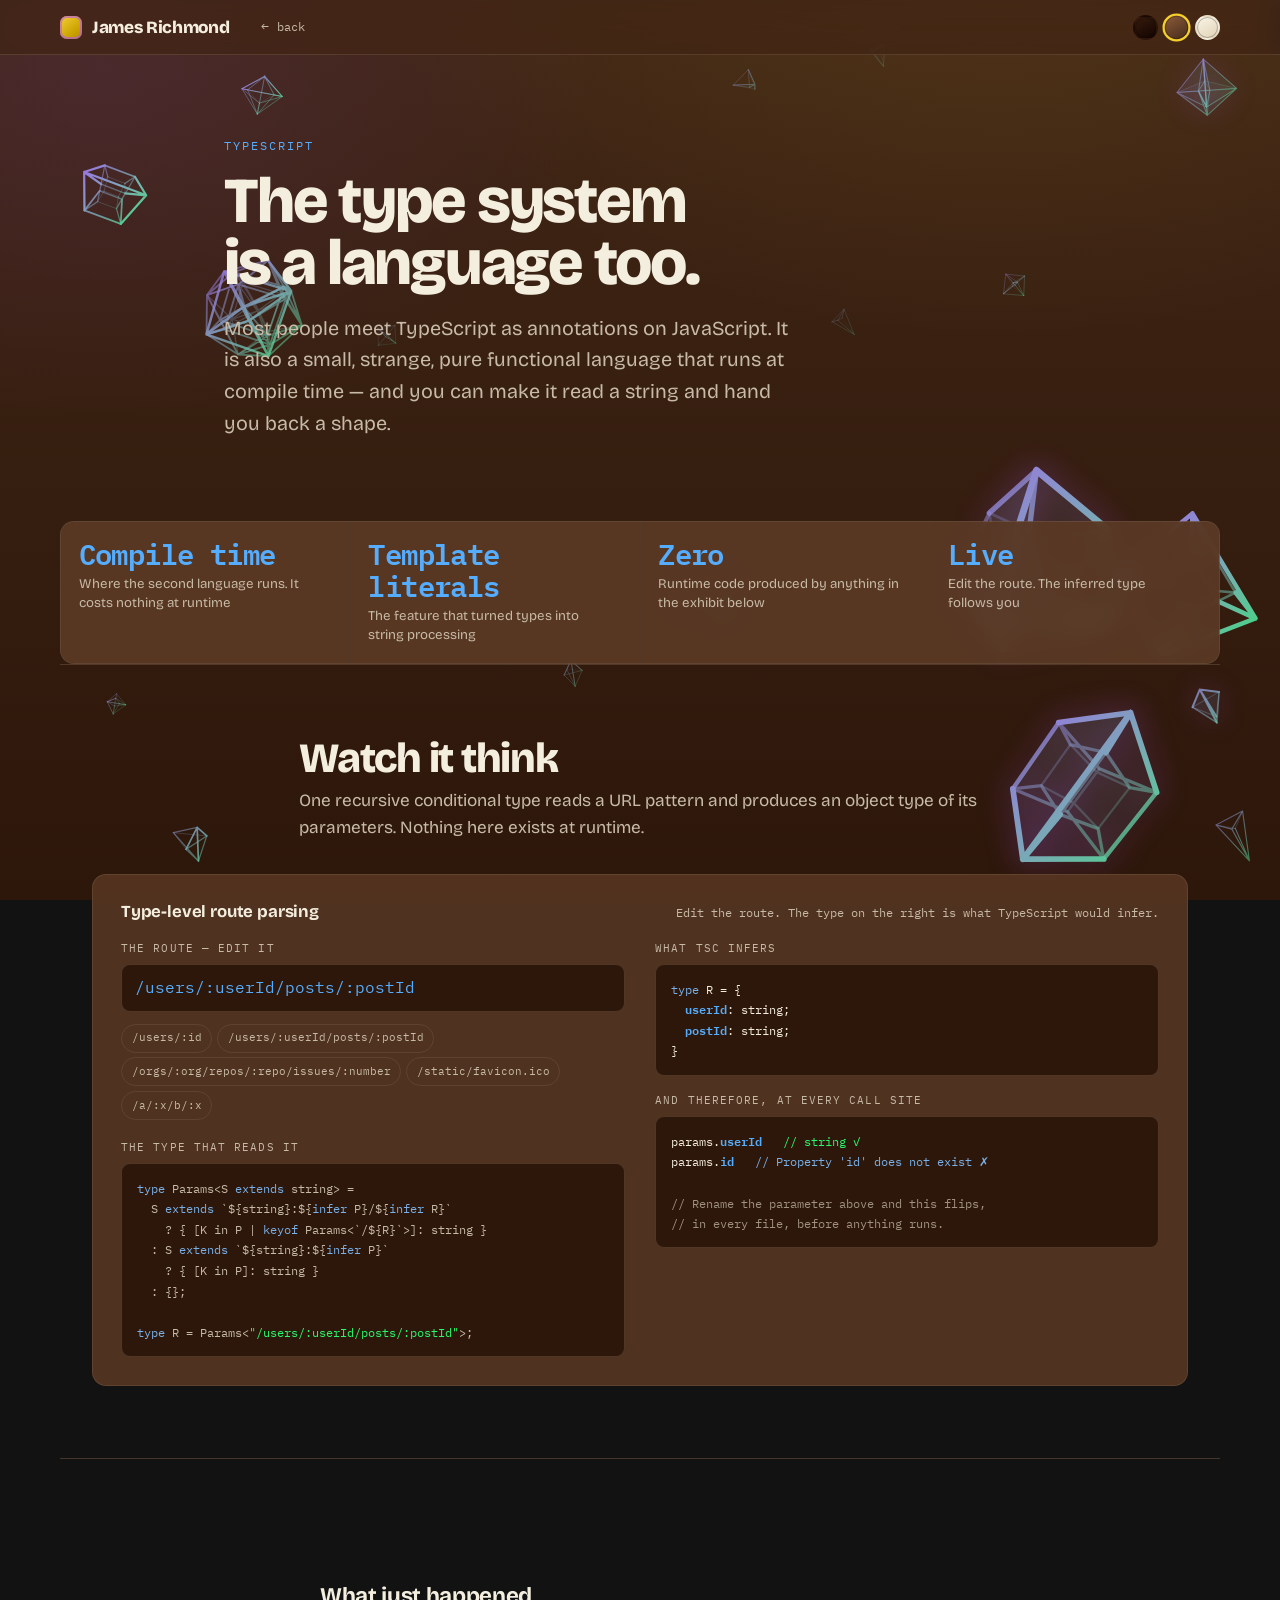
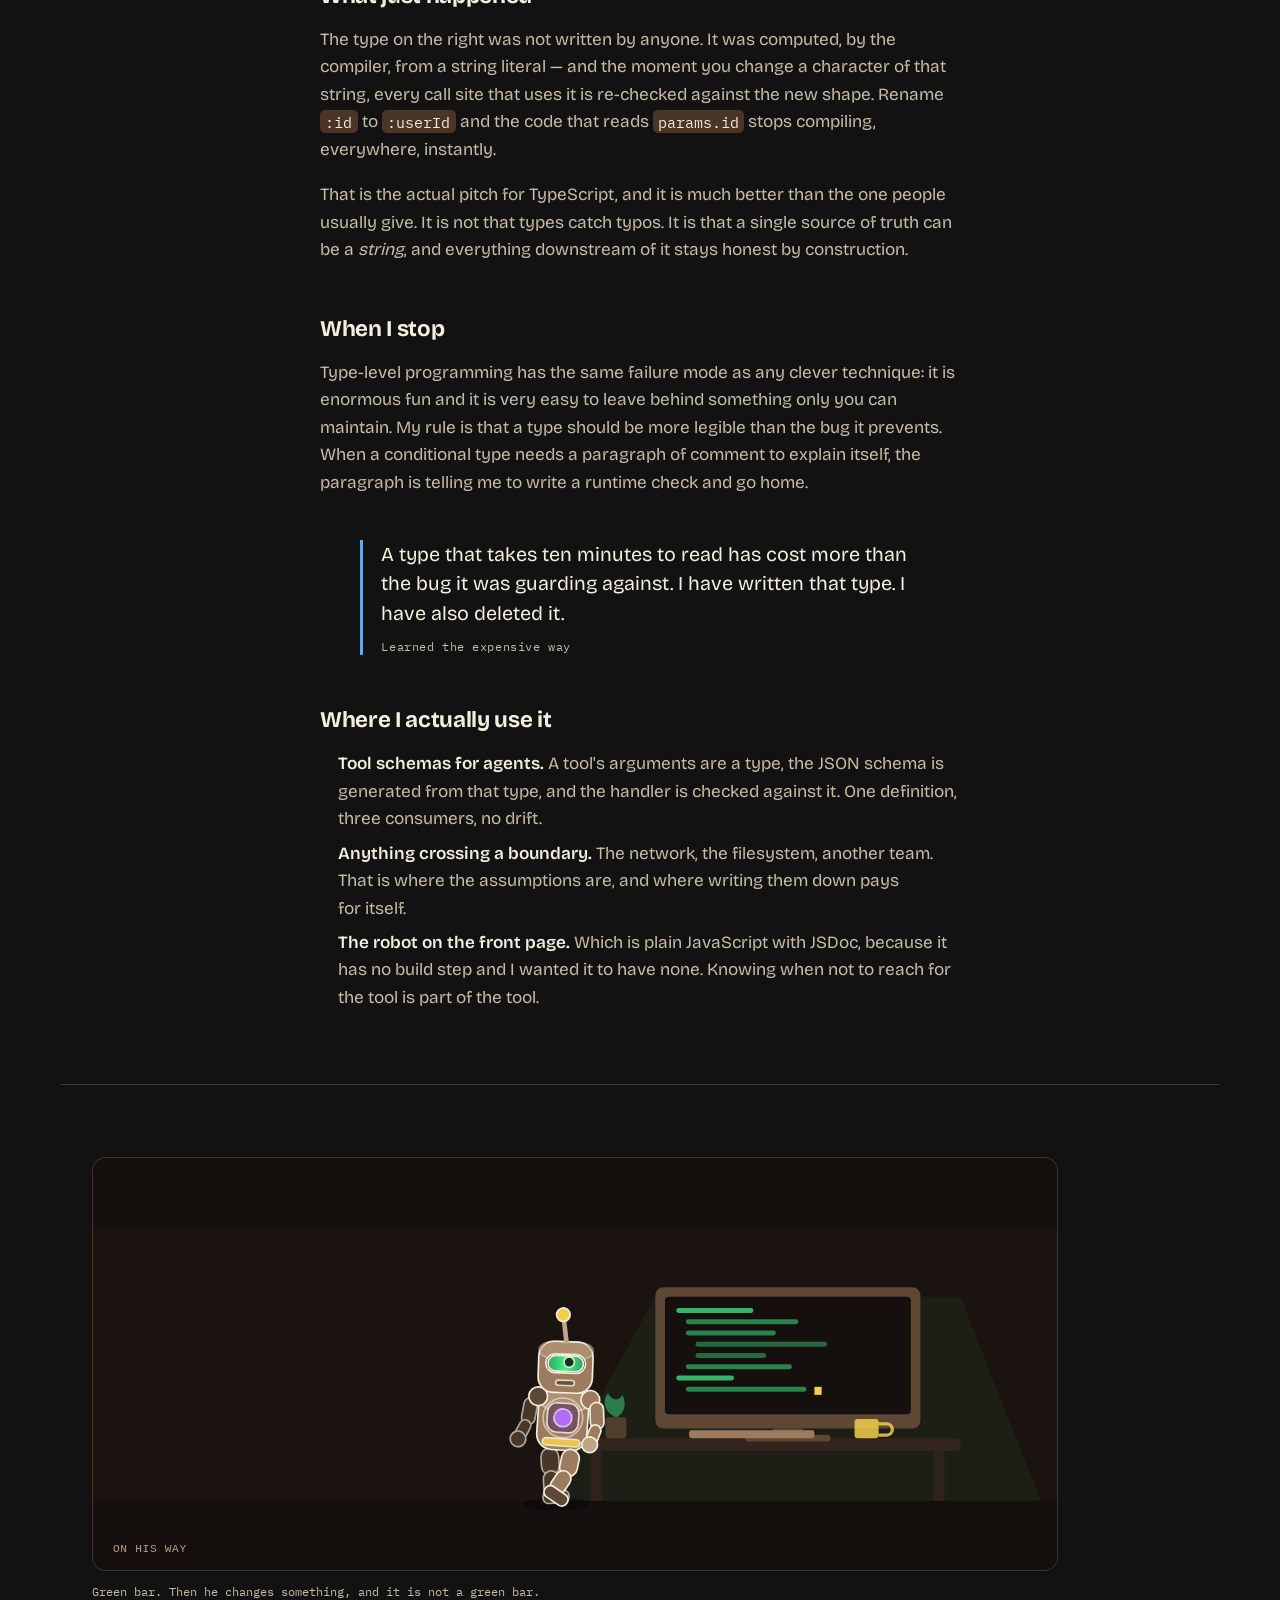
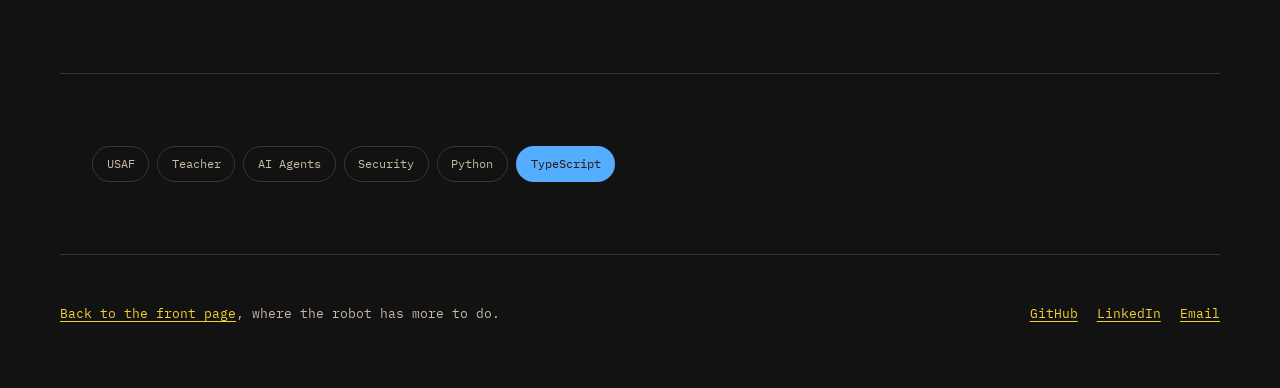
<file: typescript/index.html>
<!doctype html>
<html lang="en" data-flavor="milk" data-subject="typescript">
<head>
<meta charset="utf-8">
<meta name="viewport" content="width=device-width, initial-scale=1">
<meta name="color-scheme" content="light dark">
<title>TypeScript — James Richmond</title>
<meta name="description" content="TypeScript's type system is a programming language of its own. Edit a route string and watch the type it produces change, character by character.">

<meta property="og:title" content="TypeScript — James Richmond">
<meta property="og:description" content="TypeScript's type system is a programming language of its own. Edit a route string and watch the type it produces change, character by character.">
<meta property="og:type" content="article">
<meta property="og:url" content="https://jamestrichmond.com/typescript/">

<link rel="icon" href="data:image/svg+xml,<svg xmlns='http://www.w3.org/2000/svg' viewBox='0 0 100 100'><rect width='100' height='100' rx='22' fill='%23472e1c'/><rect x='24' y='30' width='52' height='40' rx='10' fill='%23f2cf4a'/><rect x='34' y='44' width='32' height='11' rx='5.5' fill='%2340f58a'/><rect x='46' y='14' width='8' height='16' rx='4' fill='%23f2cf4a'/><circle cx='50' cy='12' r='7' fill='%23b06cf5'/></svg>">

<link rel="preconnect" href="https://fonts.googleapis.com">
<link rel="preconnect" href="https://fonts.gstatic.com" crossorigin>
<link rel="stylesheet" href="https://fonts.googleapis.com/css2?family=Bricolage+Grotesque:opsz,wght@10..48,400;10..48,600;10..48,800&family=IBM+Plex+Mono:wght@400;500;600&display=swap">
<link rel="stylesheet" href="../assets/css/site.css">
<link rel="stylesheet" href="../assets/css/subject.css">

<script>
/* Set the saved flavor before first paint so there is no flash of the wrong chocolate. */
{
  const flavor = localStorage.getItem("flavor") || "milk";
  document.documentElement.dataset.flavor = flavor;
  document.querySelector('meta[name="color-scheme"]').content = flavor === "white" ? "light" : "dark";
}
</script>
</head>

<body>
<div class="hypershapes" aria-hidden="true" data-hypershapes></div>

<a class="skip" href="#main">Skip to content</a>

<header class="topbar">
  <a class="mark" href="../">
    <span class="mark-glyph" aria-hidden="true"></span>
    <span class="mark-text">James Richmond</span>
  </a>

  <nav class="topnav" aria-label="Primary">
    <a class="backlink" href="../">back</a>
  </nav>

  <fieldset class="flavors" data-flavors>
    <legend class="sr-only">Chocolate flavor</legend>
    <label class="flavor" title="Dark chocolate">
      <input type="radio" name="flavor" value="dark">
      <span class="swatch swatch-dark" aria-hidden="true"></span>
      <span class="sr-only">Dark chocolate</span>
    </label>
    <label class="flavor" title="Milk chocolate">
      <input type="radio" name="flavor" value="milk">
      <span class="swatch swatch-milk" aria-hidden="true"></span>
      <span class="sr-only">Milk chocolate</span>
    </label>
    <label class="flavor" title="White chocolate">
      <input type="radio" name="flavor" value="white">
      <span class="swatch swatch-white" aria-hidden="true"></span>
      <span class="sr-only">White chocolate</span>
    </label>
  </fieldset>
</header>

<main id="main">

  <section class="subject-hero">
    <p class="subject-eyebrow">TypeScript</p>
    <h1 class="subject-title">The type system is a language too.</h1>
    <p class="subject-lede">Most people meet TypeScript as annotations on JavaScript. It is also a small, strange, pure functional language that runs at compile time — and you can make it read a string and hand you back a shape.</p>
  </section>

  <ul class="facts">
    <li><span class="fact-n">Compile time</span><span class="fact-l">Where the second language runs. It costs nothing at runtime</span></li>
    <li><span class="fact-n">Template literals</span><span class="fact-l">The feature that turned types into string processing</span></li>
    <li><span class="fact-n">Zero</span><span class="fact-l">Runtime code produced by anything in the exhibit below</span></li>
    <li><span class="fact-n">Live</span><span class="fact-l">Edit the route. The inferred type follows you</span></li>
  </ul>

  <section class="section">
    <div class="section-head" style="inline-size: var(--shell); margin-inline: auto;">
      <h2>Watch it think</h2>
      <p class="section-sub">One recursive conditional type reads a URL pattern and produces an object type of its parameters. Nothing here exists at runtime.</p>
    </div>

    <div class="exhibit" data-exhibit="tsinfer">
      <div class="exhibit-head">
        <h3>Type-level route parsing</h3>
        <p class="exhibit-note">Edit the route. The type on the right is what TypeScript would infer.</p>
      </div>
    </div>
  </section>
  <section class="section">
    <div class="prose">
      <h3>What just happened</h3>
      <p>The type on the right was not written by anyone. It was computed, by the compiler, from a string literal — and the moment you change a character of that string, every call site that uses it is re-checked against the new shape. Rename <code>:id</code> to <code>:userId</code> and the code that reads <code>params.id</code> stops compiling, everywhere, instantly.</p>
      <p>That is the actual pitch for TypeScript, and it is much better than the one people usually give. It is not that types catch typos. It is that a single source of truth can be a <em>string</em>, and everything downstream of it stays honest by construction.</p>
      <h3>When I stop</h3>
      <p>Type-level programming has the same failure mode as any clever technique: it is enormous fun and it is very easy to leave behind something only you can maintain. My rule is that a type should be more legible than the bug it prevents. When a conditional type needs a paragraph of comment to explain itself, the paragraph is telling me to write a runtime check and go home.</p>
      <blockquote class="pull">A type that takes ten minutes to read has cost more than the bug it was guarding against. I have written that type. I have also deleted it.<cite>Learned the expensive way</cite></blockquote>
      <h3>Where I actually use it</h3>
      <ul><li><strong>Tool schemas for agents.</strong> A tool's arguments are a type, the JSON schema is generated from that type, and the handler is checked against it. One definition, three consumers, no drift.</li><li><strong>Anything crossing a boundary.</strong> The network, the filesystem, another team. That is where the assumptions are, and where writing them down pays for itself.</li><li><strong>The robot on the front page.</strong> Which is plain JavaScript with JSDoc, because it has no build step and I wanted it to have none. Knowing when not to reach for the tool is part of the tool.</li></ul>
    </div>
  </section>


  <section class="section">
    <div class="docent">
      <div class="docent-stage" data-docent></div>
      <p class="docent-cap">Green bar. Then he changes something, and it is not a green bar.</p>
    </div>
  </section>



  <section class="section">
    <nav class="rooms" aria-label="Other pages">
      <a class="room" href="../usaf/">USAF</a>
      <a class="room" href="../teacher/">Teacher</a>
      <a class="room" href="../agents/">AI Agents</a>
      <a class="room" href="../security/">Security</a>
      <a class="room" href="../python/">Python</a>
      <a class="room" href="../typescript/" aria-current="page">TypeScript</a>
    </nav>
  </section>

</main>

<footer class="foot">
  <p class="foot-line">
    <a href="../">Back to the front page</a>, where the robot has more to do.
  </p>
  <p class="foot-meta">
    <a href="https://github.com/JamesTRichmond">GitHub</a>
    <a href="https://www.linkedin.com/in/jamestrichmond">LinkedIn</a>
    <a href="mailto:jamestrichmond@gmail.com">Email</a>
  </p>
</footer>

<script type="module" src="../assets/js/subject.js"></script>
</body>
</html>
</file>
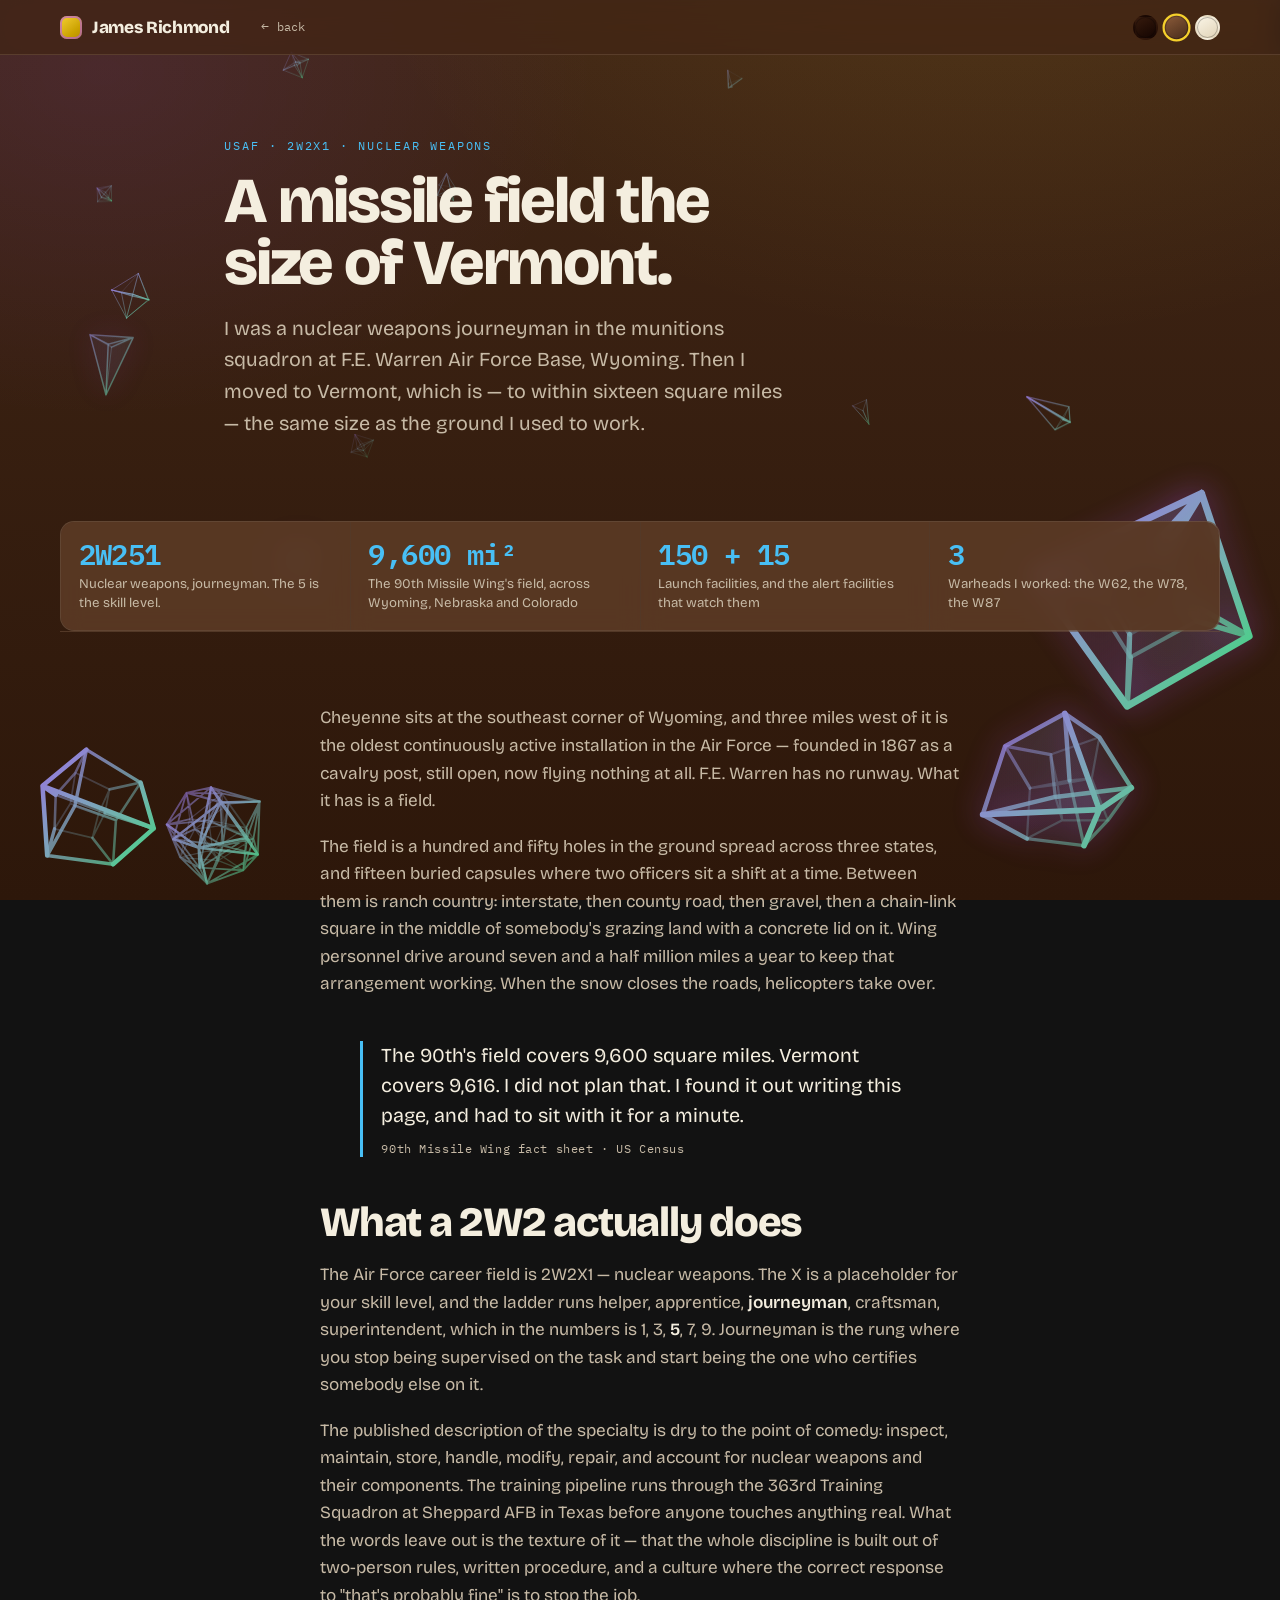
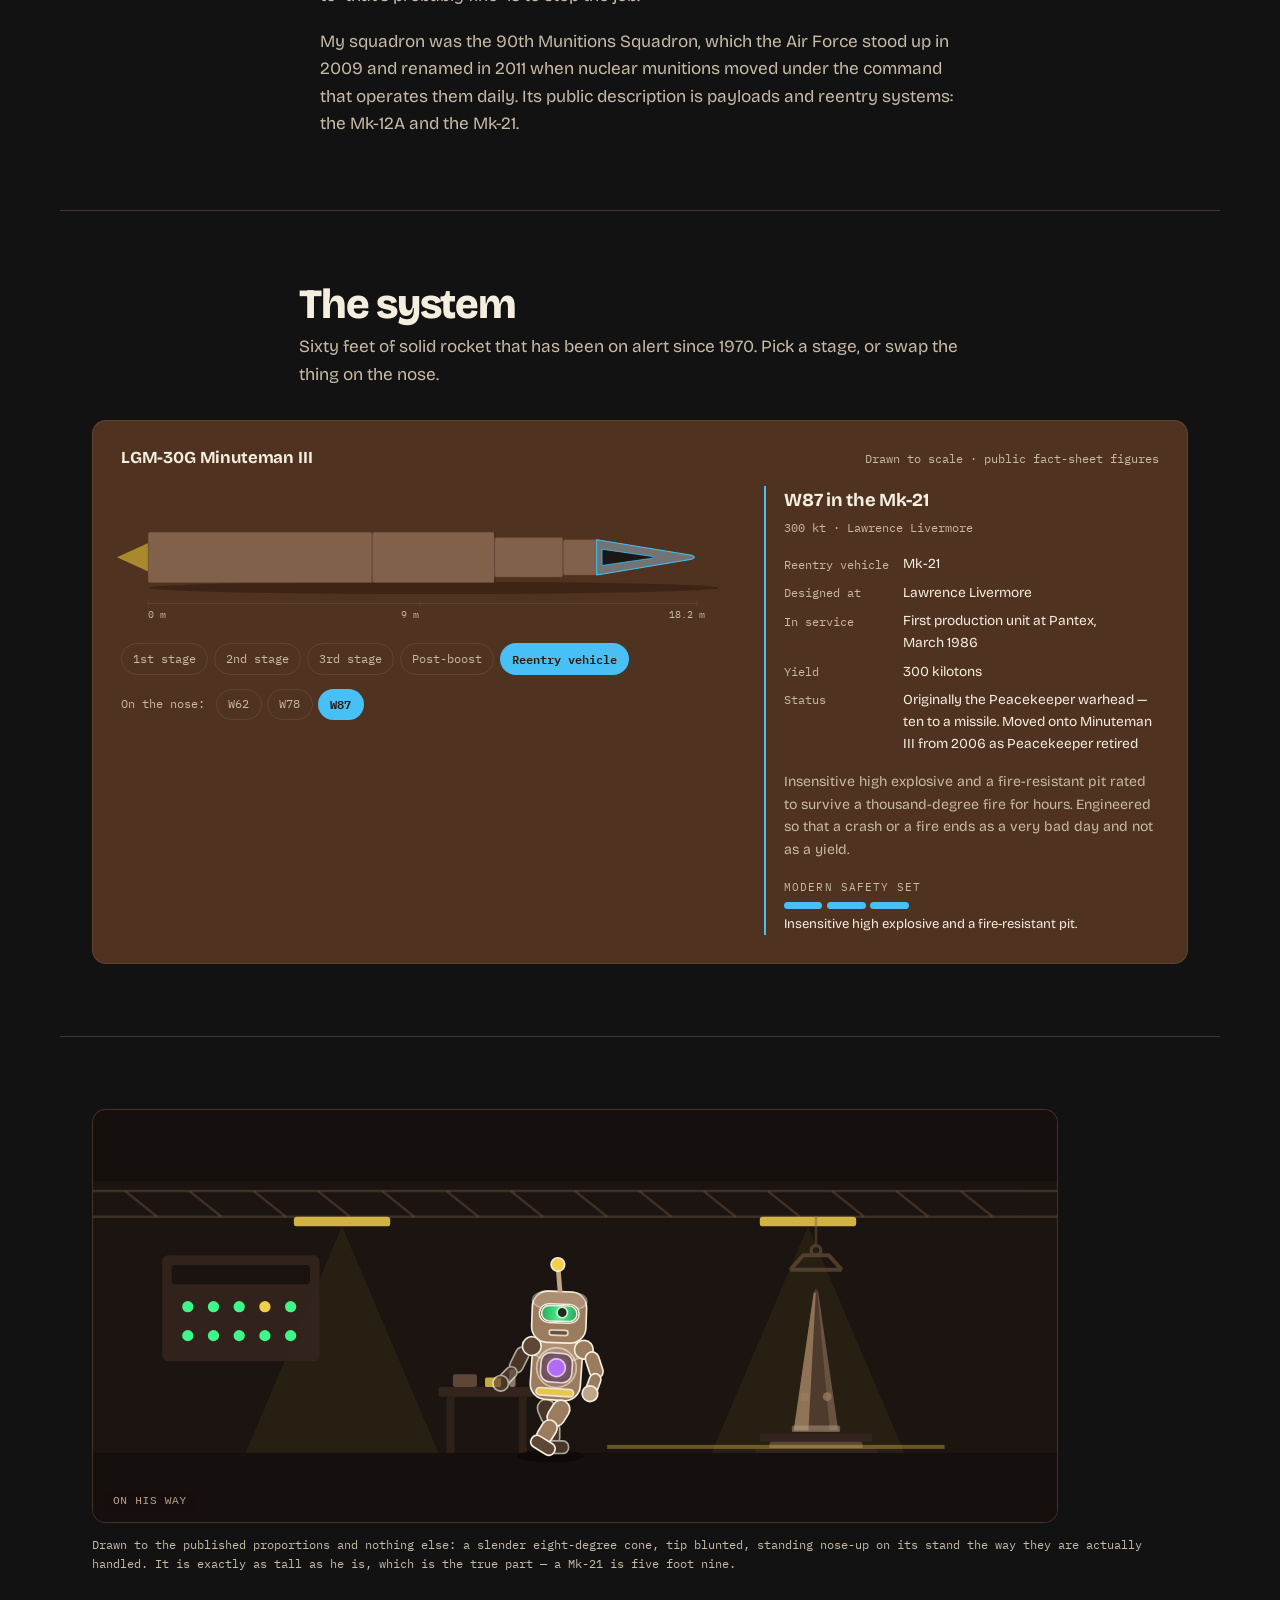
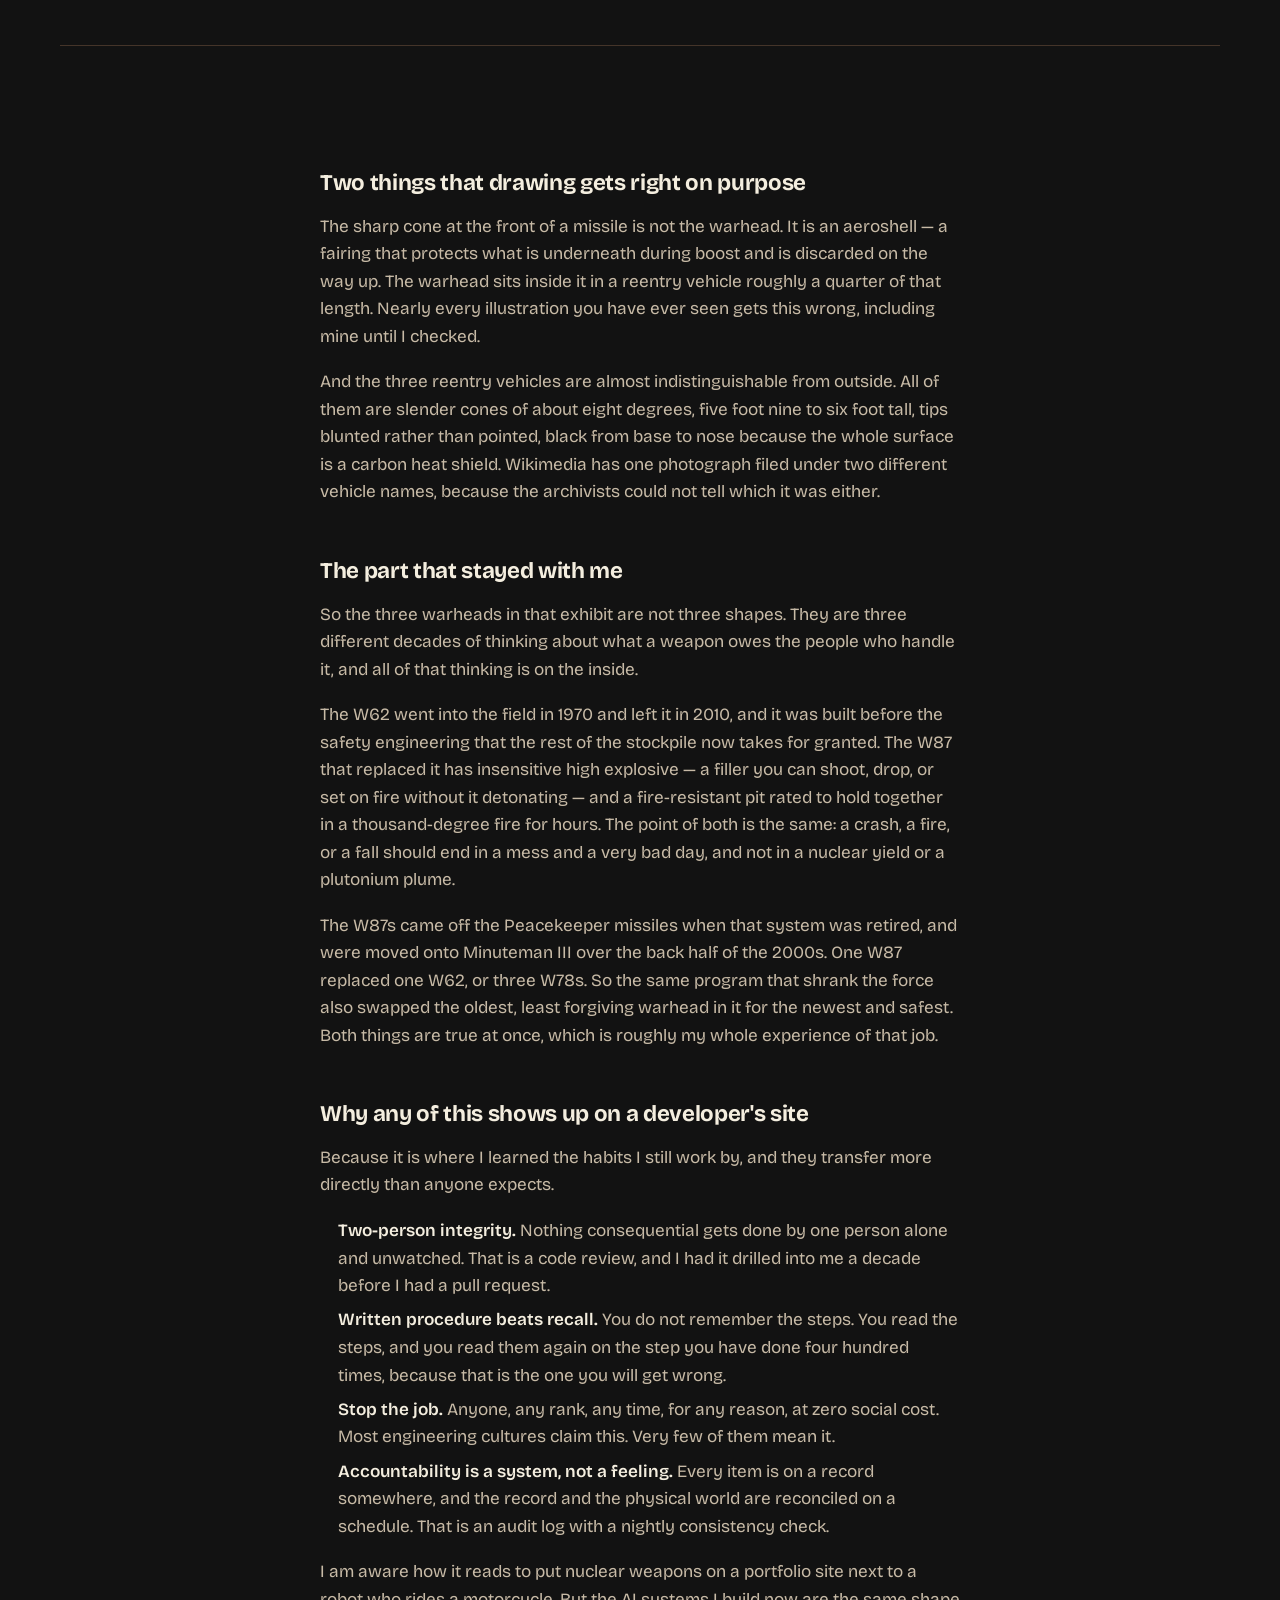
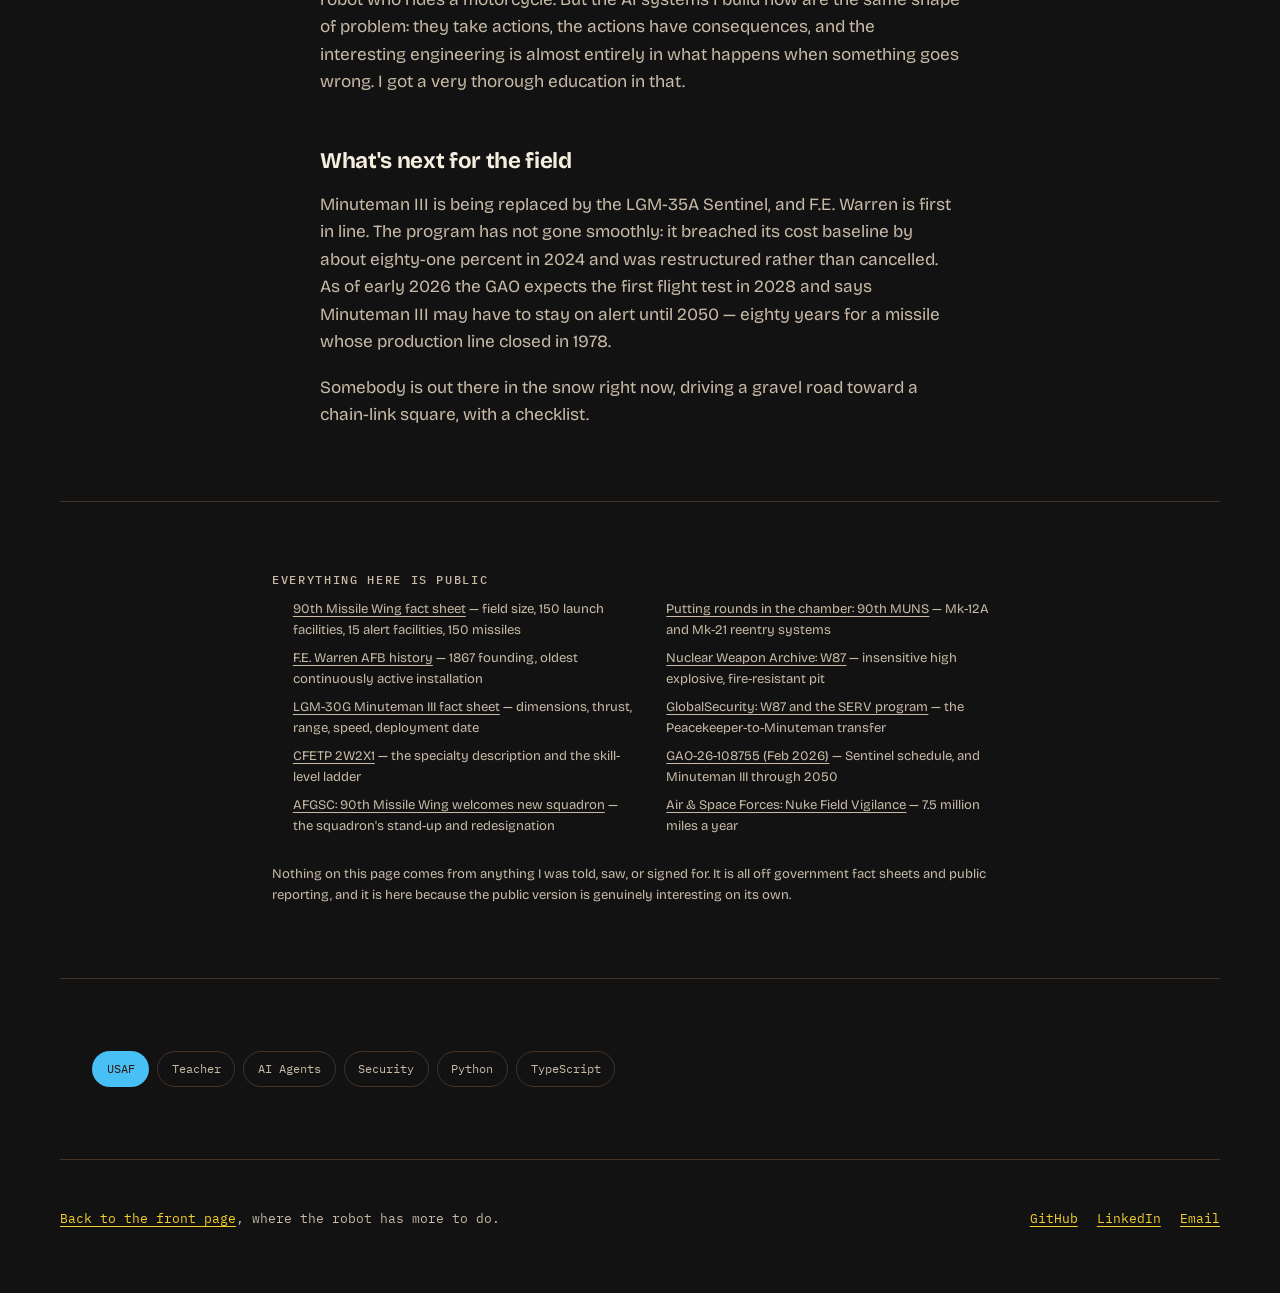
<file: usaf/index.html>
<!doctype html>
<html lang="en" data-flavor="milk" data-subject="usaf">
<head>
<meta charset="utf-8">
<meta name="viewport" content="width=device-width, initial-scale=1">
<meta name="color-scheme" content="light dark">
<title>2W2 — James Richmond</title>
<meta name="description" content="Nuclear weapons journeyman, 90th Munitions Squadron, F.E. Warren AFB. The W62, the W78, the W87, and a missile field almost exactly the size of Vermont.">

<meta property="og:title" content="2W2 — James Richmond">
<meta property="og:description" content="Nuclear weapons journeyman at F.E. Warren. The missile field was 9,600 square miles. Vermont is 9,616.">
<meta property="og:type" content="article">
<meta property="og:url" content="https://jamestrichmond.com/usaf/">

<link rel="icon" href="data:image/svg+xml,<svg xmlns='http://www.w3.org/2000/svg' viewBox='0 0 100 100'><rect width='100' height='100' rx='22' fill='%23472e1c'/><rect x='24' y='30' width='52' height='40' rx='10' fill='%23f2cf4a'/><rect x='34' y='44' width='32' height='11' rx='5.5' fill='%2340f58a'/><rect x='46' y='14' width='8' height='16' rx='4' fill='%23f2cf4a'/><circle cx='50' cy='12' r='7' fill='%23b06cf5'/></svg>">

<link rel="preconnect" href="https://fonts.googleapis.com">
<link rel="preconnect" href="https://fonts.gstatic.com" crossorigin>
<link rel="stylesheet" href="https://fonts.googleapis.com/css2?family=Bricolage+Grotesque:opsz,wght@10..48,400;10..48,600;10..48,800&family=IBM+Plex+Mono:wght@400;500;600&display=swap">
<link rel="stylesheet" href="../assets/css/site.css">
<link rel="stylesheet" href="../assets/css/subject.css">

<script>
/* Set the saved flavor before first paint so there is no flash of the wrong chocolate. */
{
  const flavor = localStorage.getItem("flavor") || "milk";
  document.documentElement.dataset.flavor = flavor;
  document.querySelector('meta[name="color-scheme"]').content = flavor === "white" ? "light" : "dark";
}
</script>
</head>

<body>
<div class="hypershapes" aria-hidden="true" data-hypershapes></div>

<a class="skip" href="#main">Skip to content</a>

<header class="topbar">
  <a class="mark" href="../">
    <span class="mark-glyph" aria-hidden="true"></span>
    <span class="mark-text">James Richmond</span>
  </a>

  <nav class="topnav" aria-label="Primary">
    <a class="backlink" href="../">back</a>
  </nav>

  <fieldset class="flavors" data-flavors>
    <legend class="sr-only">Chocolate flavor</legend>
    <label class="flavor" title="Dark chocolate">
      <input type="radio" name="flavor" value="dark">
      <span class="swatch swatch-dark" aria-hidden="true"></span>
      <span class="sr-only">Dark chocolate</span>
    </label>
    <label class="flavor" title="Milk chocolate">
      <input type="radio" name="flavor" value="milk">
      <span class="swatch swatch-milk" aria-hidden="true"></span>
      <span class="sr-only">Milk chocolate</span>
    </label>
    <label class="flavor" title="White chocolate">
      <input type="radio" name="flavor" value="white">
      <span class="swatch swatch-white" aria-hidden="true"></span>
      <span class="sr-only">White chocolate</span>
    </label>
  </fieldset>
</header>

<main id="main">

  <section class="subject-hero has-portrait">
    <div>
      <p class="subject-eyebrow">USAF · 2W2X1 · Nuclear Weapons</p>
      <h1 class="subject-title">A missile field the size of Vermont.</h1>
      <p class="subject-lede">
        I was a nuclear weapons journeyman in the munitions squadron at F.E. Warren
        Air Force Base, Wyoming. Then I moved to Vermont, which is — to within
        sixteen square miles — the same size as the ground I used to work.
      </p>
    </div>


  </section>

  <ul class="facts">
    <li><span class="fact-n">2W251</span><span class="fact-l">Nuclear weapons, journeyman. The 5 is the skill level.</span></li>
    <li><span class="fact-n">9,600 mi²</span><span class="fact-l">The 90th Missile Wing's field, across Wyoming, Nebraska and Colorado</span></li>
    <li><span class="fact-n">150 + 15</span><span class="fact-l">Launch facilities, and the alert facilities that watch them</span></li>
    <li><span class="fact-n">3</span><span class="fact-l">Warheads I worked: the W62, the W78, the W87</span></li>
  </ul>

  <section class="section">
    <div class="prose">
      <p>
        Cheyenne sits at the southeast corner of Wyoming, and three miles west of
        it is the oldest continuously active installation in the Air Force —
        founded in 1867 as a cavalry post, still open, now flying nothing at all.
        F.E. Warren has no runway. What it has is a field.
      </p>
      <p>
        The field is a hundred and fifty holes in the ground spread across three
        states, and fifteen buried capsules where two officers sit a shift at a
        time. Between them is ranch country: interstate, then county road, then
        gravel, then a chain-link square in the middle of somebody's grazing land
        with a concrete lid on it. Wing personnel drive around seven and a half
        million miles a year to keep that arrangement working. When the snow
        closes the roads, helicopters take over.
      </p>

      <blockquote class="pull">
        The 90th's field covers 9,600 square miles. Vermont covers 9,616. I did
        not plan that. I found it out writing this page, and had to sit with it
        for a minute.
        <cite>90th Missile Wing fact sheet · US Census</cite>
      </blockquote>

      <h2>What a 2W2 actually does</h2>
      <p>
        The Air Force career field is 2W2X1 — nuclear weapons. The X is a
        placeholder for your skill level, and the ladder runs helper, apprentice,
        <strong>journeyman</strong>, craftsman, superintendent, which in the
        numbers is 1, 3, <strong>5</strong>, 7, 9. Journeyman is the rung where
        you stop being supervised on the task and start being the one who
        certifies somebody else on it.
      </p>
      <p>
        The published description of the specialty is dry to the point of comedy:
        inspect, maintain, store, handle, modify, repair, and account for nuclear
        weapons and their components. The training pipeline runs through the
        363rd Training Squadron at Sheppard AFB in Texas before anyone touches
        anything real. What the words leave out is the texture of it — that the
        whole discipline is built out of two-person rules, written procedure, and
        a culture where the correct response to "that's probably fine" is to stop
        the job.
      </p>
      <p>
        My squadron was the 90th Munitions Squadron, which the Air Force stood up
        in 2009 and renamed in 2011 when nuclear munitions moved under the command
        that operates them daily. Its public description is payloads and reentry
        systems: the Mk-12A and the Mk-21.
      </p>
    </div>
  </section>

  <section class="section">
    <div class="section-head" style="inline-size: var(--shell); margin-inline: auto;">
      <h2>The system</h2>
      <p class="section-sub">
        Sixty feet of solid rocket that has been on alert since 1970. Pick a
        stage, or swap the thing on the nose.
      </p>
    </div>

    <div class="exhibit" data-exhibit="minuteman">
      <div class="exhibit-head">
        <h3>LGM-30G Minuteman III</h3>
        <p class="exhibit-note">Public fact-sheet figures. Loading…</p>
      </div>
    </div>
  </section>

  <section class="section">
    <div class="docent">
      <div class="docent-stage" data-docent></div>
      <p class="docent-cap">
        Drawn to the published proportions and nothing else: a slender
        eight-degree cone, tip blunted, standing nose-up on its stand the way
        they are actually handled. It is exactly as tall as he is, which is the
        true part — a Mk-21 is five foot nine.
      </p>
    </div>
  </section>

  <section class="section">
    <div class="prose">
      <h3>Two things that drawing gets right on purpose</h3>
      <p>
        The sharp cone at the front of a missile is not the warhead. It is an
        aeroshell — a fairing that protects what is underneath during boost and
        is discarded on the way up. The warhead sits inside it in a reentry
        vehicle roughly a quarter of that length. Nearly every illustration you
        have ever seen gets this wrong, including mine until I checked.
      </p>
      <p>
        And the three reentry vehicles are almost indistinguishable from outside.
        All of them are slender cones of about eight degrees, five foot nine to
        six foot tall, tips blunted rather than pointed, black from base to nose
        because the whole surface is a carbon heat shield. Wikimedia has one
        photograph filed under two different vehicle names, because the
        archivists could not tell which it was either.
      </p>

      <h3>The part that stayed with me</h3>
      <p>
        So the three warheads in that exhibit are not three shapes. They are
        three different decades of thinking about what a weapon owes the people
        who handle it, and all of that thinking is on the inside.
      </p>
      <p>
        The W62 went into the field in 1970 and left it in 2010, and it was built
        before the safety engineering that the rest of the stockpile now takes for
        granted. The W87 that replaced it has insensitive high explosive — a
        filler you can shoot, drop, or set on fire without it detonating — and a
        fire-resistant pit rated to hold together in a thousand-degree fire for
        hours. The point of both is the same: a crash, a fire, or a fall should
        end in a mess and a very bad day, and not in a nuclear yield or a
        plutonium plume.
      </p>
      <p>
        The W87s came off the Peacekeeper missiles when that system was retired,
        and were moved onto Minuteman III over the back half of the 2000s. One
        W87 replaced one W62, or three W78s. So the same program that shrank the
        force also swapped the oldest, least forgiving warhead in it for the
        newest and safest. Both things are true at once, which is roughly my whole
        experience of that job.
      </p>

      <h3>Why any of this shows up on a developer's site</h3>
      <p>
        Because it is where I learned the habits I still work by, and they
        transfer more directly than anyone expects.
      </p>
      <ul>
        <li><strong>Two-person integrity.</strong> Nothing consequential gets done by one person alone and unwatched. That is a code review, and I had it drilled into me a decade before I had a pull request.</li>
        <li><strong>Written procedure beats recall.</strong> You do not remember the steps. You read the steps, and you read them again on the step you have done four hundred times, because that is the one you will get wrong.</li>
        <li><strong>Stop the job.</strong> Anyone, any rank, any time, for any reason, at zero social cost. Most engineering cultures claim this. Very few of them mean it.</li>
        <li><strong>Accountability is a system, not a feeling.</strong> Every item is on a record somewhere, and the record and the physical world are reconciled on a schedule. That is an audit log with a nightly consistency check.</li>
      </ul>
      <p>
        I am aware how it reads to put nuclear weapons on a portfolio site next
        to a robot who rides a motorcycle. But the AI systems I build now are the
        same shape of problem: they take actions, the actions have consequences,
        and the interesting engineering is almost entirely in what happens when
        something goes wrong. I got a very thorough education in that.
      </p>

      <h3>What's next for the field</h3>
      <p>
        Minuteman III is being replaced by the LGM-35A Sentinel, and F.E. Warren
        is first in line. The program has not gone smoothly: it breached its cost
        baseline by about eighty-one percent in 2024 and was restructured rather
        than cancelled. As of early 2026 the GAO expects the first flight test in
        2028 and says Minuteman III may have to stay on alert until 2050 —
        eighty years for a missile whose production line closed in 1978.
      </p>
      <p>
        Somebody is out there in the snow right now, driving a gravel road toward
        a chain-link square, with a checklist.
      </p>
    </div>
  </section>

  <section class="section">
    <div class="sources">
      <h3>Everything here is public</h3>
      <ol>
        <li><a href="https://www.warren.af.mil/About-Us/Fact-Sheets/Display/Article/331275/90th-missile-wing/">90th Missile Wing fact sheet</a> — field size, 150 launch facilities, 15 alert facilities, 150 missiles</li>
        <li><a href="https://www.warren.af.mil/About-Us/Fact-Sheets/Display/Article/331281/fe-warren-history/">F.E. Warren AFB history</a> — 1867 founding, oldest continuously active installation</li>
        <li><a href="https://www.af.mil/About-Us/Fact-Sheets/Display/Article/104466/lgm-30g-minuteman-iii/">LGM-30G Minuteman III fact sheet</a> — dimensions, thrust, range, speed, deployment date</li>
        <li><a href="https://static.e-publishing.af.mil/production/1/af_a4/publication/cfetp2w2x1/cfetp2w2x1.pdf">CFETP 2W2X1</a> — the specialty description and the skill-level ladder</li>
        <li><a href="https://www.afgsc.af.mil/News/Article-Display/Article/454956/90th-missile-wing-welcomes-new-squadron/">AFGSC: 90th Missile Wing welcomes new squadron</a> — the squadron's stand-up and redesignation</li>
        <li><a href="https://www.warren.af.mil/News/Features/Article/333240/putting-rounds-in-the-chamber-90th-muns/">Putting rounds in the chamber: 90th MUNS</a> — Mk-12A and Mk-21 reentry systems</li>
        <li><a href="https://nuclearweaponarchive.org/Usa/Weapons/W87.html">Nuclear Weapon Archive: W87</a> — insensitive high explosive, fire-resistant pit</li>
        <li><a href="https://www.globalsecurity.org/wmd/systems/w87.htm">GlobalSecurity: W87 and the SERV program</a> — the Peacekeeper-to-Minuteman transfer</li>
        <li><a href="https://www.gao.gov/products/gao-26-108755">GAO-26-108755 (Feb 2026)</a> — Sentinel schedule, and Minuteman III through 2050</li>
        <li><a href="https://www.airandspaceforces.com/article/0812nuke/">Air &amp; Space Forces: Nuke Field Vigilance</a> — 7.5 million miles a year</li>
      </ol>
      <p style="margin-block-start:1.2rem;color:var(--ink-dim)">
        Nothing on this page comes from anything I was told, saw, or signed for.
        It is all off government fact sheets and public reporting, and it is here
        because the public version is genuinely interesting on its own.
      </p>
    </div>
  </section>

  <section class="section">
    <nav class="rooms" aria-label="Other pages">
      <a class="room" href="../usaf/" aria-current="page">USAF</a>
      <a class="room" href="../teacher/">Teacher</a>
      <a class="room" href="../agents/">AI Agents</a>
      <a class="room" href="../security/">Security</a>
      <a class="room" href="../python/">Python</a>
      <a class="room" href="../typescript/">TypeScript</a>
    </nav>
  </section>

</main>

<footer class="foot">
  <p class="foot-line">
    <a href="../">Back to the front page</a>, where the robot has more to do.
  </p>
  <p class="foot-meta">
    <a href="https://github.com/JamesTRichmond">GitHub</a>
    <a href="https://www.linkedin.com/in/jamestrichmond">LinkedIn</a>
    <a href="mailto:jamestrichmond@gmail.com">Email</a>
  </p>
</footer>

<script type="module" src="../assets/js/subject.js"></script>
</body>
</html>
</file>
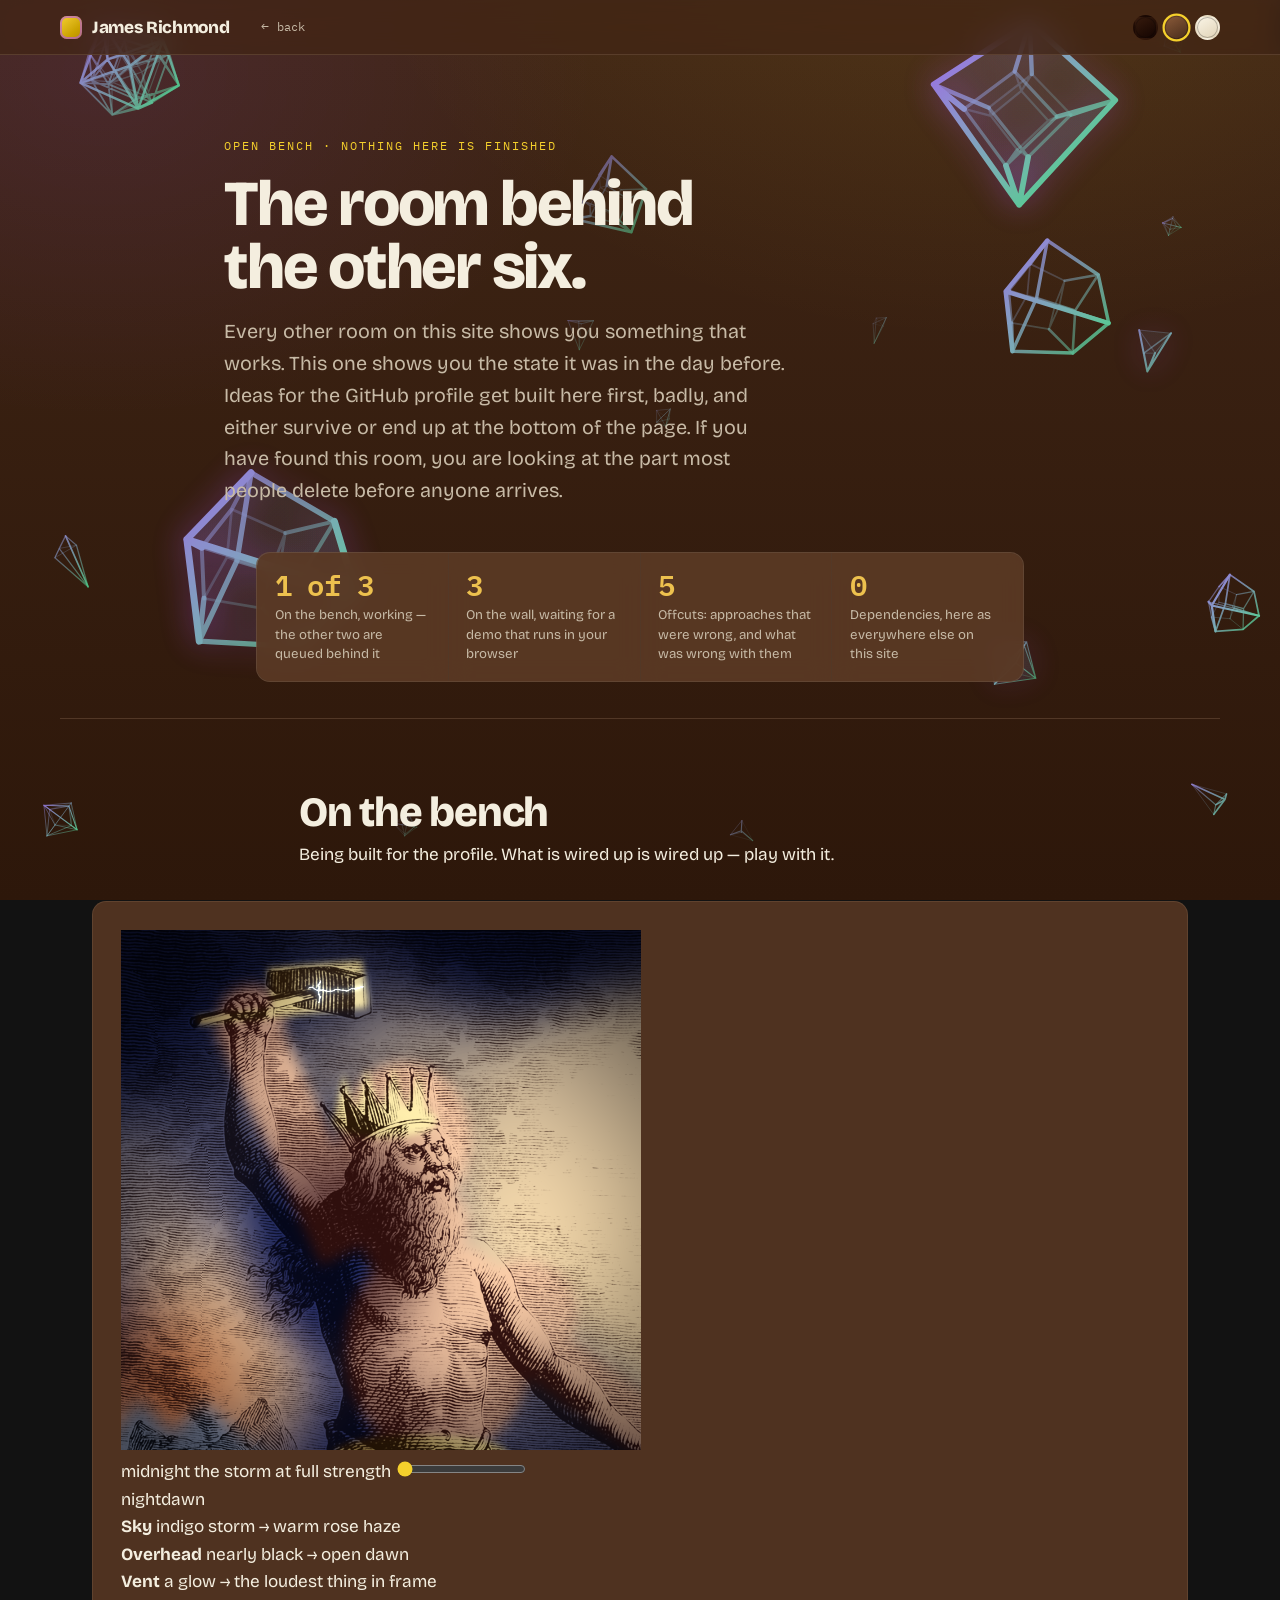
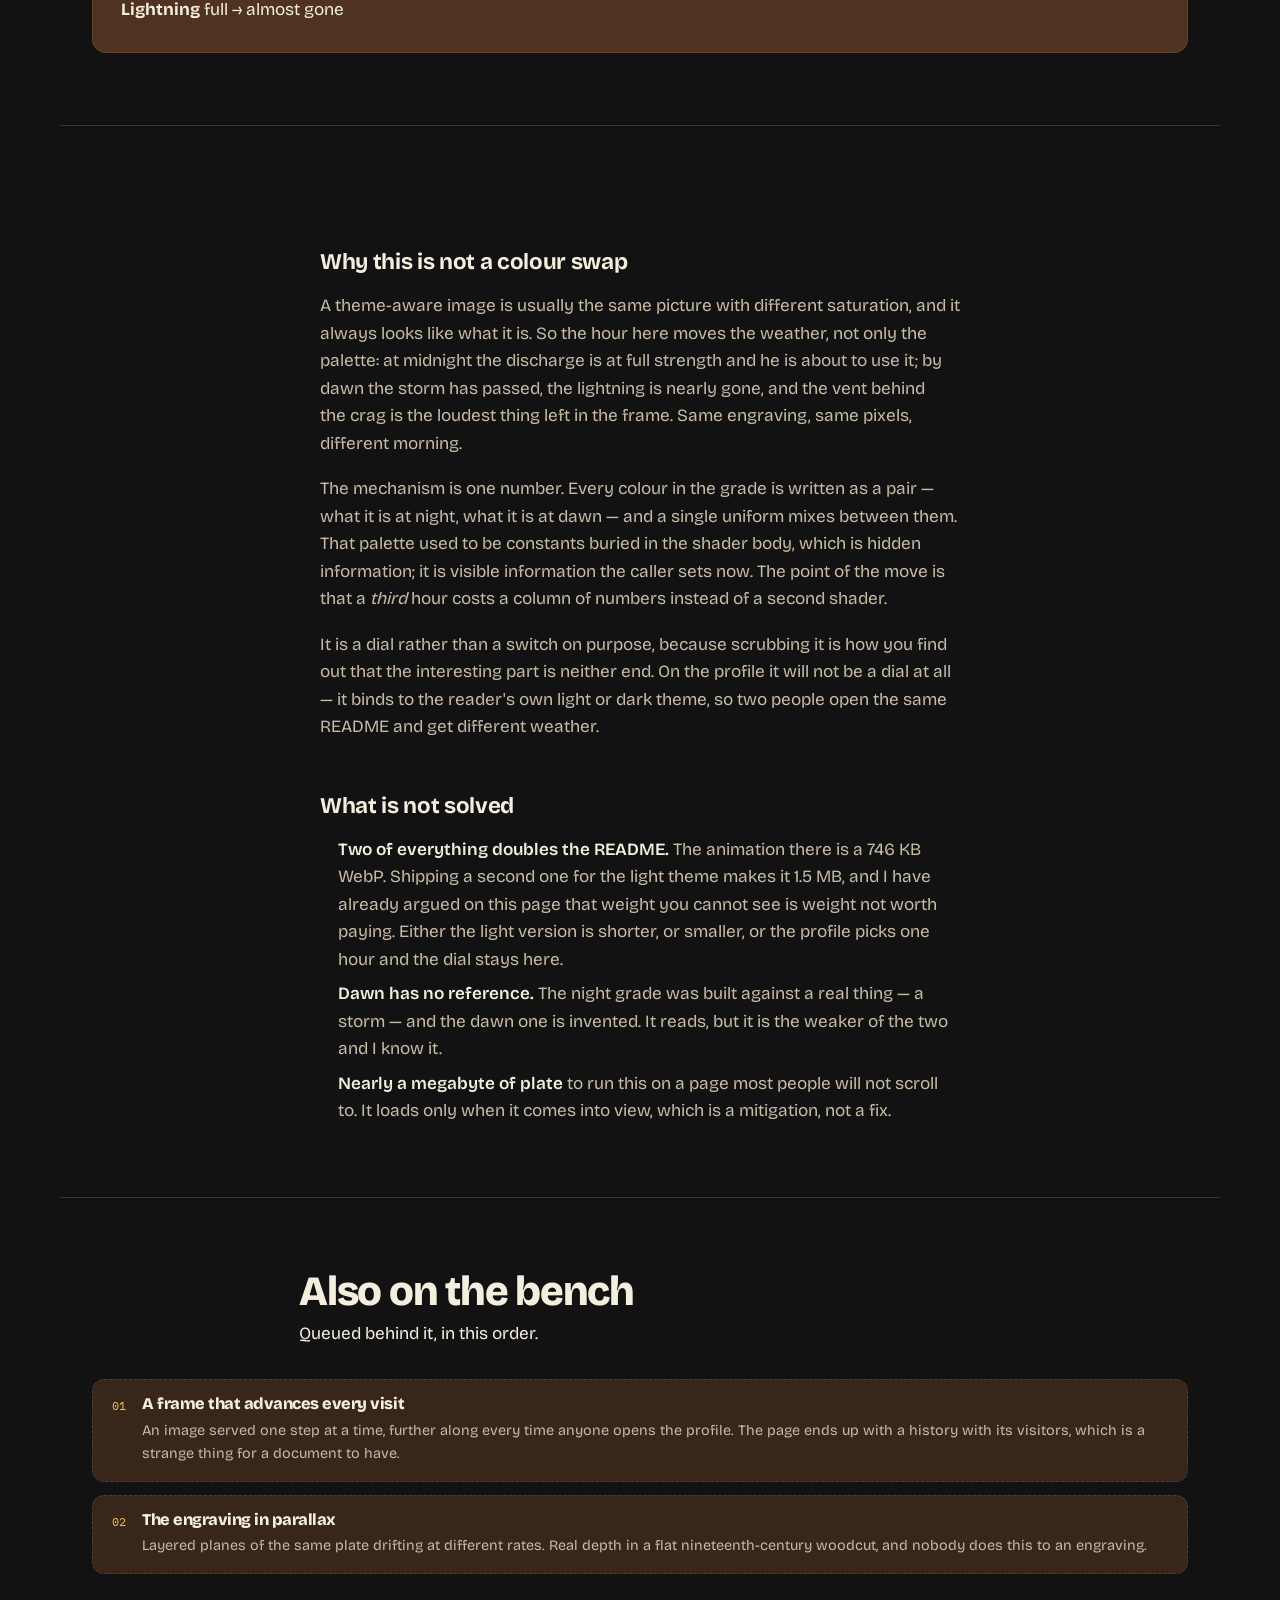
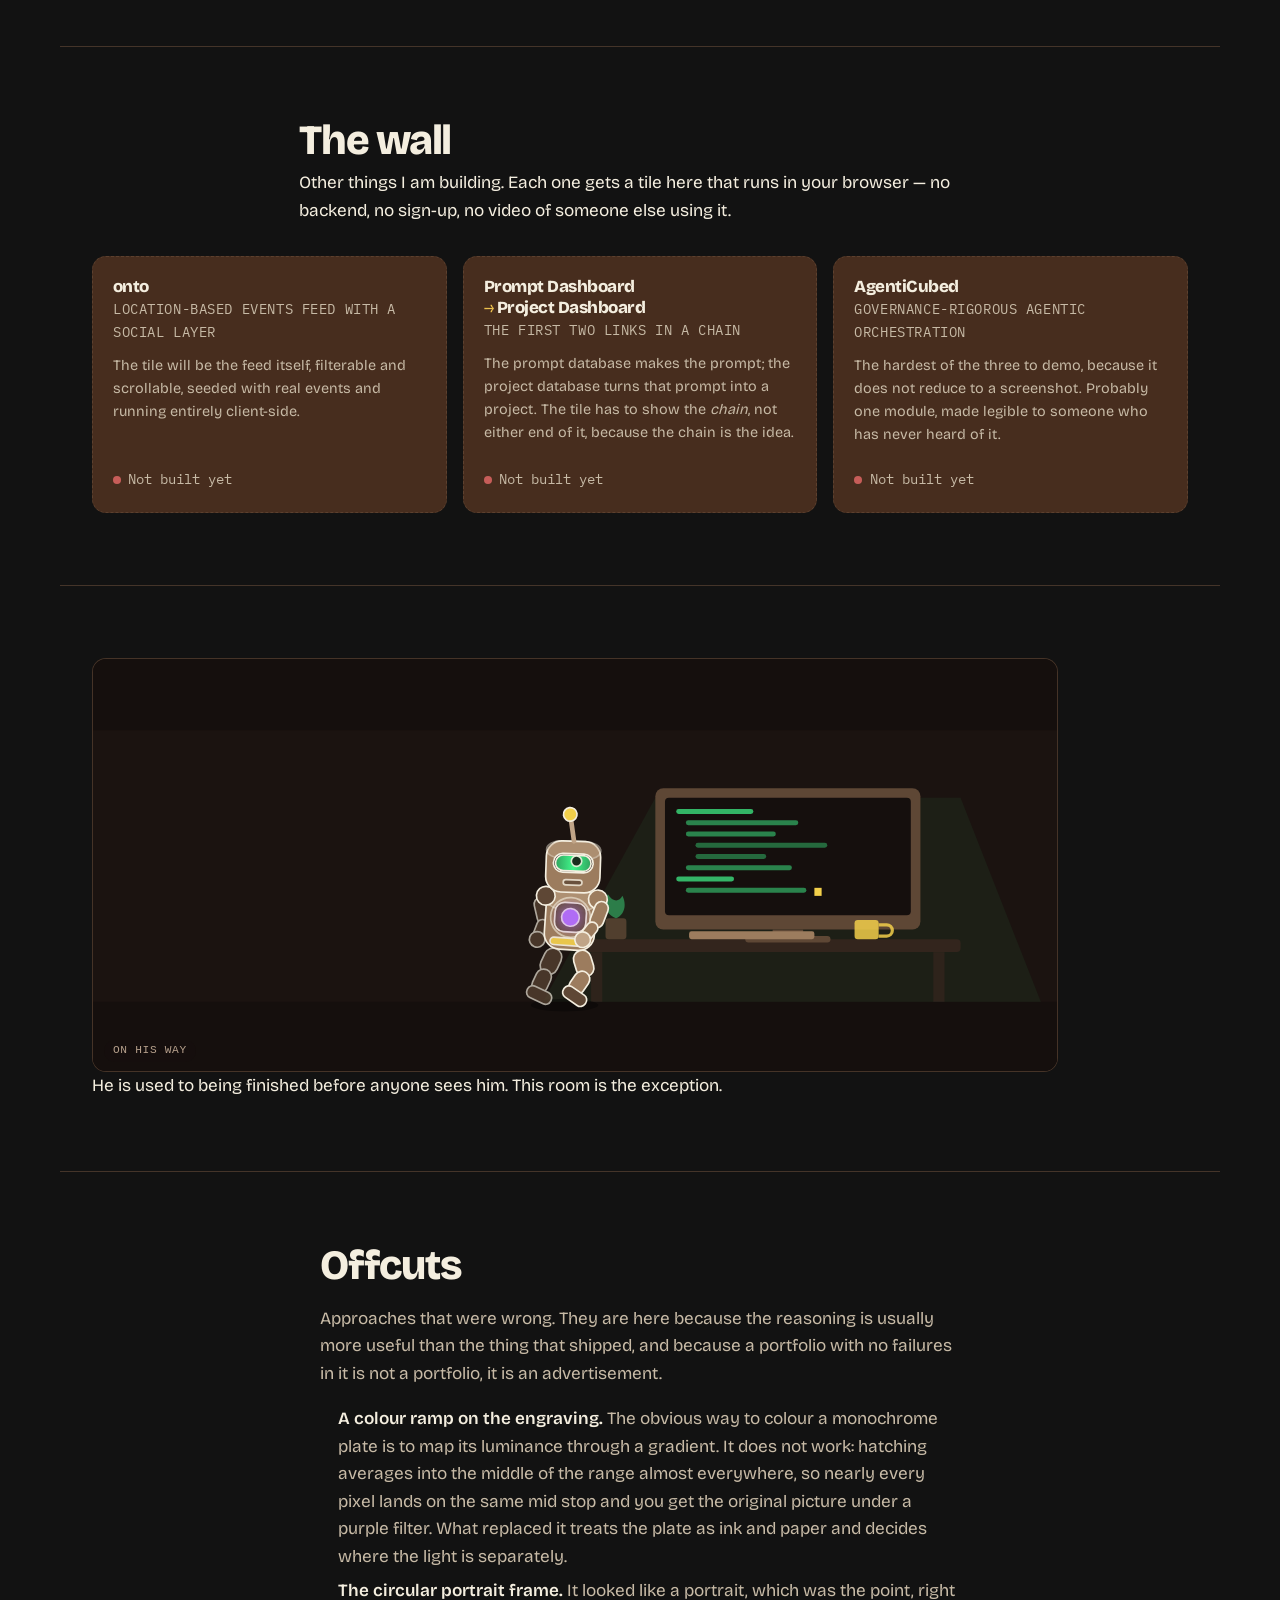
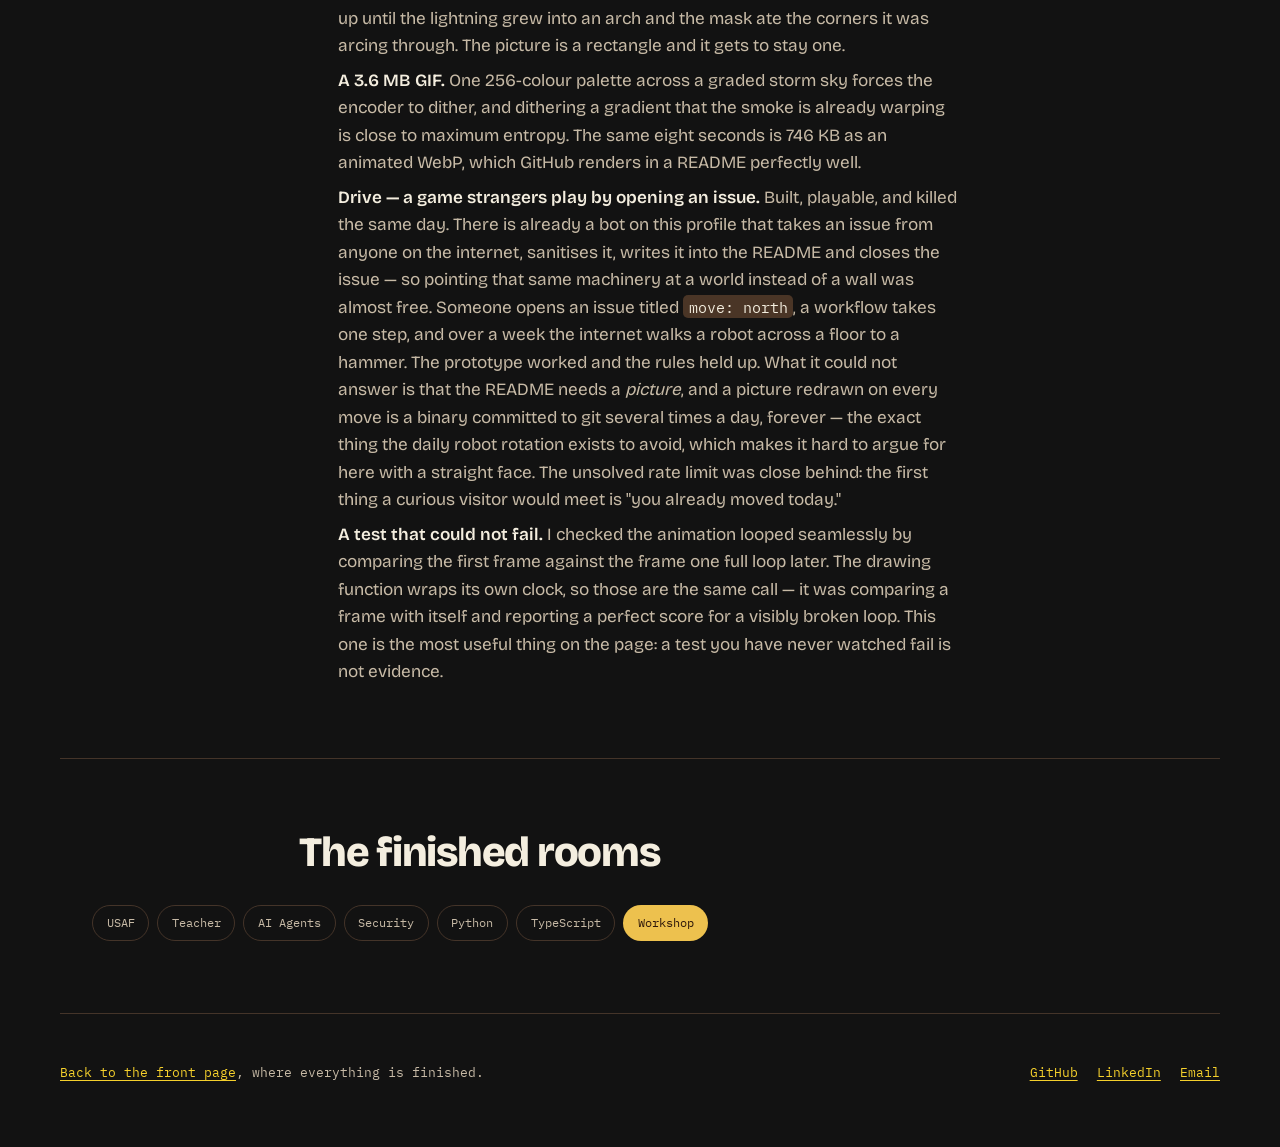
<file: workshop/index.html>
<!doctype html>
<html lang="en" data-flavor="milk" data-subject="workshop">
<head>
<meta charset="utf-8">
<meta name="viewport" content="width=device-width, initial-scale=1">
<meta name="color-scheme" content="light dark">
<title>Workshop — James Richmond</title>
<meta name="description" content="The room behind the other six. Half-built ideas for the GitHub profile, the projects waiting for a demo, and the things that did not work.">

<meta property="og:title" content="Workshop — James Richmond">
<meta property="og:description" content="The room behind the other six: what is on the bench, what is on the wall, and what got thrown away.">
<meta property="og:type" content="article">
<meta property="og:url" content="https://jamestrichmond.com/workshop/">

<link rel="icon" href="data:image/svg+xml,<svg xmlns='http://www.w3.org/2000/svg' viewBox='0 0 100 100'><rect width='100' height='100' rx='22' fill='%23472e1c'/><rect x='24' y='30' width='52' height='40' rx='10' fill='%23f2cf4a'/><rect x='34' y='44' width='32' height='11' rx='5.5' fill='%2340f58a'/><rect x='46' y='14' width='8' height='16' rx='4' fill='%23f2cf4a'/><circle cx='50' cy='12' r='7' fill='%23b06cf5'/></svg>">

<link rel="preconnect" href="https://fonts.googleapis.com">
<link rel="preconnect" href="https://fonts.gstatic.com" crossorigin>
<link rel="stylesheet" href="https://fonts.googleapis.com/css2?family=Bricolage+Grotesque:opsz,wght@10..48,400;10..48,600;10..48,800&family=IBM+Plex+Mono:wght@400;500;600&display=swap">
<link rel="stylesheet" href="../assets/css/site.css">
<link rel="stylesheet" href="../assets/css/subject.css">

<script>
/* Set the saved flavor before first paint so there is no flash of the wrong chocolate. */
{
  const flavor = localStorage.getItem("flavor") || "milk";
  document.documentElement.dataset.flavor = flavor;
  document.querySelector('meta[name="color-scheme"]').content = flavor === "white" ? "light" : "dark";
}
</script>
</head>

<body>
<div class="hypershapes" aria-hidden="true" data-hypershapes></div>

<a class="skip" href="#main">Skip to content</a>

<header class="topbar">
  <a class="mark" href="../">
    <span class="mark-glyph" aria-hidden="true"></span>
    <span class="mark-text">James Richmond</span>
  </a>

  <nav class="topnav" aria-label="Primary">
    <a class="backlink" href="../">back</a>
  </nav>

  <fieldset class="flavors" data-flavors>
    <legend class="sr-only">Chocolate flavor</legend>
    <label class="flavor" title="Dark chocolate">
      <input type="radio" name="flavor" value="dark">
      <span class="swatch swatch-dark" aria-hidden="true"></span>
      <span class="sr-only">Dark chocolate</span>
    </label>
    <label class="flavor" title="Milk chocolate">
      <input type="radio" name="flavor" value="milk">
      <span class="swatch swatch-milk" aria-hidden="true"></span>
      <span class="sr-only">Milk chocolate</span>
    </label>
    <label class="flavor" title="White chocolate">
      <input type="radio" name="flavor" value="white">
      <span class="swatch swatch-white" aria-hidden="true"></span>
      <span class="sr-only">White chocolate</span>
    </label>
  </fieldset>
</header>

<main id="main">

<section class="subject-hero">
  <div>
    <p class="eyebrow">Open bench · nothing here is finished</p>
    <h1 class="subject-title">The room behind the other six.</h1>
    <p class="subject-lede">
      Every other room on this site shows you something that works. This one
      shows you the state it was in the day before. Ideas for the GitHub
      profile get built here first, badly, and either survive or end up at the
      bottom of the page. If you have found this room, you are looking at the
      part most people delete before anyone arrives.
    </p>
  </div>

  <ul class="facts">
    <li><span class="fact-n">1 of 3</span><span class="fact-l">On the bench, working — the other two are queued behind it</span></li>
    <li><span class="fact-n">3</span><span class="fact-l">On the wall, waiting for a demo that runs in your browser</span></li>
    <li><span class="fact-n">5</span><span class="fact-l">Offcuts: approaches that were wrong, and what was wrong with them</span></li>
    <li><span class="fact-n">0</span><span class="fact-l">Dependencies, here as everywhere else on this site</span></li>
  </ul>
</section>

<section class="section">
  <div class="section-head" style="inline-size: var(--shell); margin-inline: auto;">
    <h2>On the bench</h2>
    <p>Being built for the profile. What is wired up is wired up — play with
    it.</p>
  </div>

  <div class="exhibit" data-exhibit="hours">
    <div class="exhibit-head">
      <h3>01 · The plate at two hours of day</h3>
      <p class="exhibit-note">Working. Drag the hour; the weather changes with it.</p>
    </div>
  </div>
</section>

<section class="section">
  <div class="prose">
    <h3>Why this is not a colour swap</h3>

    <p>A theme-aware image is usually the same picture with different
    saturation, and it always looks like what it is. So the hour here moves the
    weather, not only the palette: at midnight the discharge is at full
    strength and he is about to use it; by dawn the storm has passed, the
    lightning is nearly gone, and the vent behind the crag is the loudest thing
    left in the frame. Same engraving, same pixels, different morning.</p>

    <p>The mechanism is one number. Every colour in the grade is written as a
    pair — what it is at night, what it is at dawn — and a single uniform mixes
    between them. That palette used to be constants buried in the shader body,
    which is hidden information; it is visible information the caller sets now.
    The point of the move is that a <em>third</em> hour costs a column of
    numbers instead of a second shader.</p>

    <p>It is a dial rather than a switch on purpose, because scrubbing it is how
    you find out that the interesting part is neither end. On the profile it
    will not be a dial at all — it binds to the reader's own light or dark
    theme, so two people open the same README and get different weather.</p>

    <h3>What is not solved</h3>

    <ul>
      <li><strong>Two of everything doubles the README.</strong> The animation
      there is a 746 KB WebP. Shipping a second one for the light theme makes it
      1.5 MB, and I have already argued on this page that weight you cannot see
      is weight not worth paying. Either the light version is shorter, or
      smaller, or the profile picks one hour and the dial stays here.</li>
      <li><strong>Dawn has no reference.</strong> The night grade was built
      against a real thing — a storm — and the dawn one is invented. It reads,
      but it is the weaker of the two and I know it.</li>
      <li><strong>Nearly a megabyte of plate</strong> to run this on a page most
      people will not scroll to. It loads only when it comes into view, which is
      a mitigation, not a fix.</li>
    </ul>
  </div>
</section>

<section class="section">
  <div class="section-head" style="inline-size: var(--shell); margin-inline: auto;">
    <h2>Also on the bench</h2>
    <p>Queued behind it, in this order.</p>
  </div>

  <ol class="queue" start="2">
    <li class="queued">
      <h3>A frame that advances every visit</h3>
      <p>An image served one step at a time, further along every time anyone
      opens the profile. The page ends up with a history with its visitors,
      which is a strange thing for a document to have.</p>
    </li>
    <li class="queued">
      <h3>The engraving in parallax</h3>
      <p>Layered planes of the same plate drifting at different rates. Real
      depth in a flat nineteenth-century woodcut, and nobody does this to an
      engraving.</p>
    </li>
  </ol>
</section>

<section class="section">
  <div class="section-head" style="inline-size: var(--shell); margin-inline: auto;">
    <h2>The wall</h2>
    <p>Other things I am building. Each one gets a tile here that runs in your
    browser — no backend, no sign-up, no video of someone else using it.</p>
  </div>

  <div class="wall">
    <article class="tile is-empty">
      <header>
        <h3>onto</h3>
        <p class="tile-kind">Location-based events feed with a social layer</p>
      </header>
      <p>The tile will be the feed itself, filterable and scrollable, seeded
      with real events and running entirely client-side.</p>
      <p class="tile-state">Not built yet</p>
    </article>

    <article class="tile is-empty">
      <header>
        <h3>Prompt Dashboard <span class="tile-arrow" aria-hidden="true">→</span> Project Dashboard</h3>
        <p class="tile-kind">The first two links in a chain</p>
      </header>
      <p>The prompt database makes the prompt; the project database turns that
      prompt into a project. The tile has to show the <em>chain</em>, not either
      end of it, because the chain is the idea.</p>
      <p class="tile-state">Not built yet</p>
    </article>

    <article class="tile is-empty">
      <header>
        <h3>AgentiCubed</h3>
        <p class="tile-kind">Governance-rigorous agentic orchestration</p>
      </header>
      <p>The hardest of the three to demo, because it does not reduce to a
      screenshot. Probably one module, made legible to someone who has never
      heard of it.</p>
      <p class="tile-state">Not built yet</p>
    </article>
  </div>
</section>

<section class="section">
  <div class="docent">
    <div class="docent-stage" data-docent></div>
    <p class="docent-caption">
      He is used to being finished before anyone sees him. This room is the
      exception.
    </p>
  </div>
</section>

<section class="section">
  <div class="prose">
    <h2>Offcuts</h2>

    <p>Approaches that were wrong. They are here because the reasoning is
    usually more useful than the thing that shipped, and because a portfolio
    with no failures in it is not a portfolio, it is an advertisement.</p>

    <ul>
      <li><strong>A colour ramp on the engraving.</strong> The obvious way to
      colour a monochrome plate is to map its luminance through a gradient. It
      does not work: hatching averages into the middle of the range almost
      everywhere, so nearly every pixel lands on the same mid stop and you get
      the original picture under a purple filter. What replaced it treats the
      plate as ink and paper and decides where the light is separately.</li>

      <li><strong>The circular portrait frame.</strong> It looked like a
      portrait, which was the point, right up until the lightning grew into an
      arch and the mask ate the corners it was arcing through. The picture is a
      rectangle and it gets to stay one.</li>

      <li><strong>A 3.6 MB GIF.</strong> One 256-colour palette across a graded
      storm sky forces the encoder to dither, and dithering a gradient that the
      smoke is already warping is close to maximum entropy. The same eight
      seconds is 746 KB as an animated WebP, which GitHub renders in a README
      perfectly well.</li>

      <li><strong>Drive — a game strangers play by opening an issue.</strong>
      Built, playable, and killed the same day. There is already a bot on this
      profile that takes an issue from anyone on the internet, sanitises it,
      writes it into the README and closes the issue — so pointing that same
      machinery at a world instead of a wall was almost free. Someone opens an
      issue titled <code>move: north</code>, a workflow takes one step, and over
      a week the internet walks a robot across a floor to a hammer. The
      prototype worked and the rules held up. What it could not answer is that
      the README needs a <em>picture</em>, and a picture redrawn on every move
      is a binary committed to git several times a day, forever — the exact
      thing the daily robot rotation exists to avoid, which makes it hard to
      argue for here with a straight face. The unsolved rate limit was close
      behind: the first thing a curious visitor would meet is "you already moved
      today."</li>

      <li><strong>A test that could not fail.</strong> I checked the animation
      looped seamlessly by comparing the first frame against the frame one full
      loop later. The drawing function wraps its own clock, so those are the
      same call — it was comparing a frame with itself and reporting a perfect
      score for a visibly broken loop. This one is the most useful thing on the
      page: a test you have never watched fail is not evidence.</li>
    </ul>
  </div>
</section>

<section class="section">
  <div class="section-head" style="inline-size: var(--shell); margin-inline: auto;">
    <h2>The finished rooms</h2>
  </div>
  <nav class="rooms" aria-label="Other pages">
    <a class="room" href="../usaf/">USAF</a>
    <a class="room" href="../teacher/">Teacher</a>
    <a class="room" href="../agents/">AI Agents</a>
    <a class="room" href="../security/">Security</a>
    <a class="room" href="../python/">Python</a>
    <a class="room" href="../typescript/">TypeScript</a>
    <a class="room" href="./" aria-current="page">Workshop</a>
  </nav>
</section>

</main>

<footer class="foot">
  <p class="foot-line">
    <a href="../">Back to the front page</a>, where everything is finished.
  </p>
  <p class="foot-meta">
    <a href="https://github.com/JamesTRichmond">GitHub</a>
    <a href="https://www.linkedin.com/in/jamestrichmond">LinkedIn</a>
    <a href="mailto:jamestrichmond@gmail.com">Email</a>
  </p>
</footer>

<script type="module" src="../assets/js/subject.js"></script>
</body>
</html>
</file>
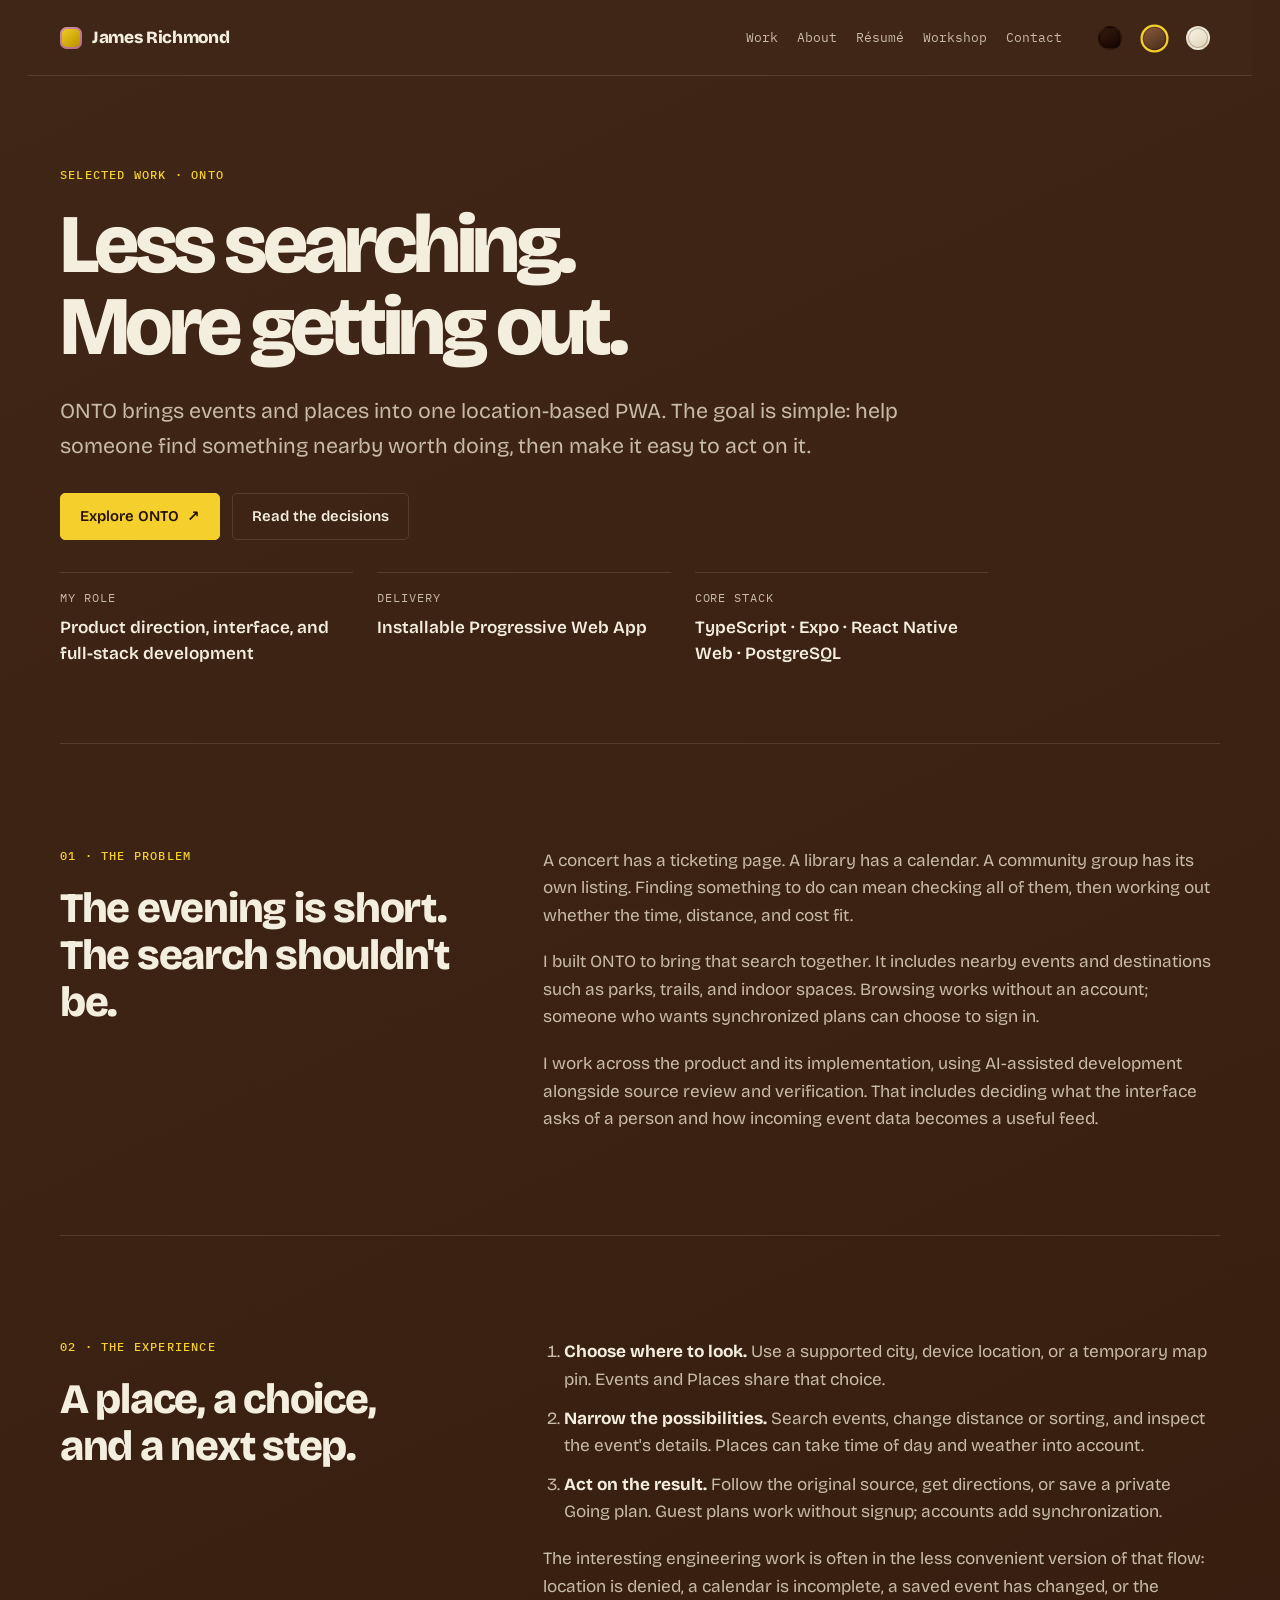
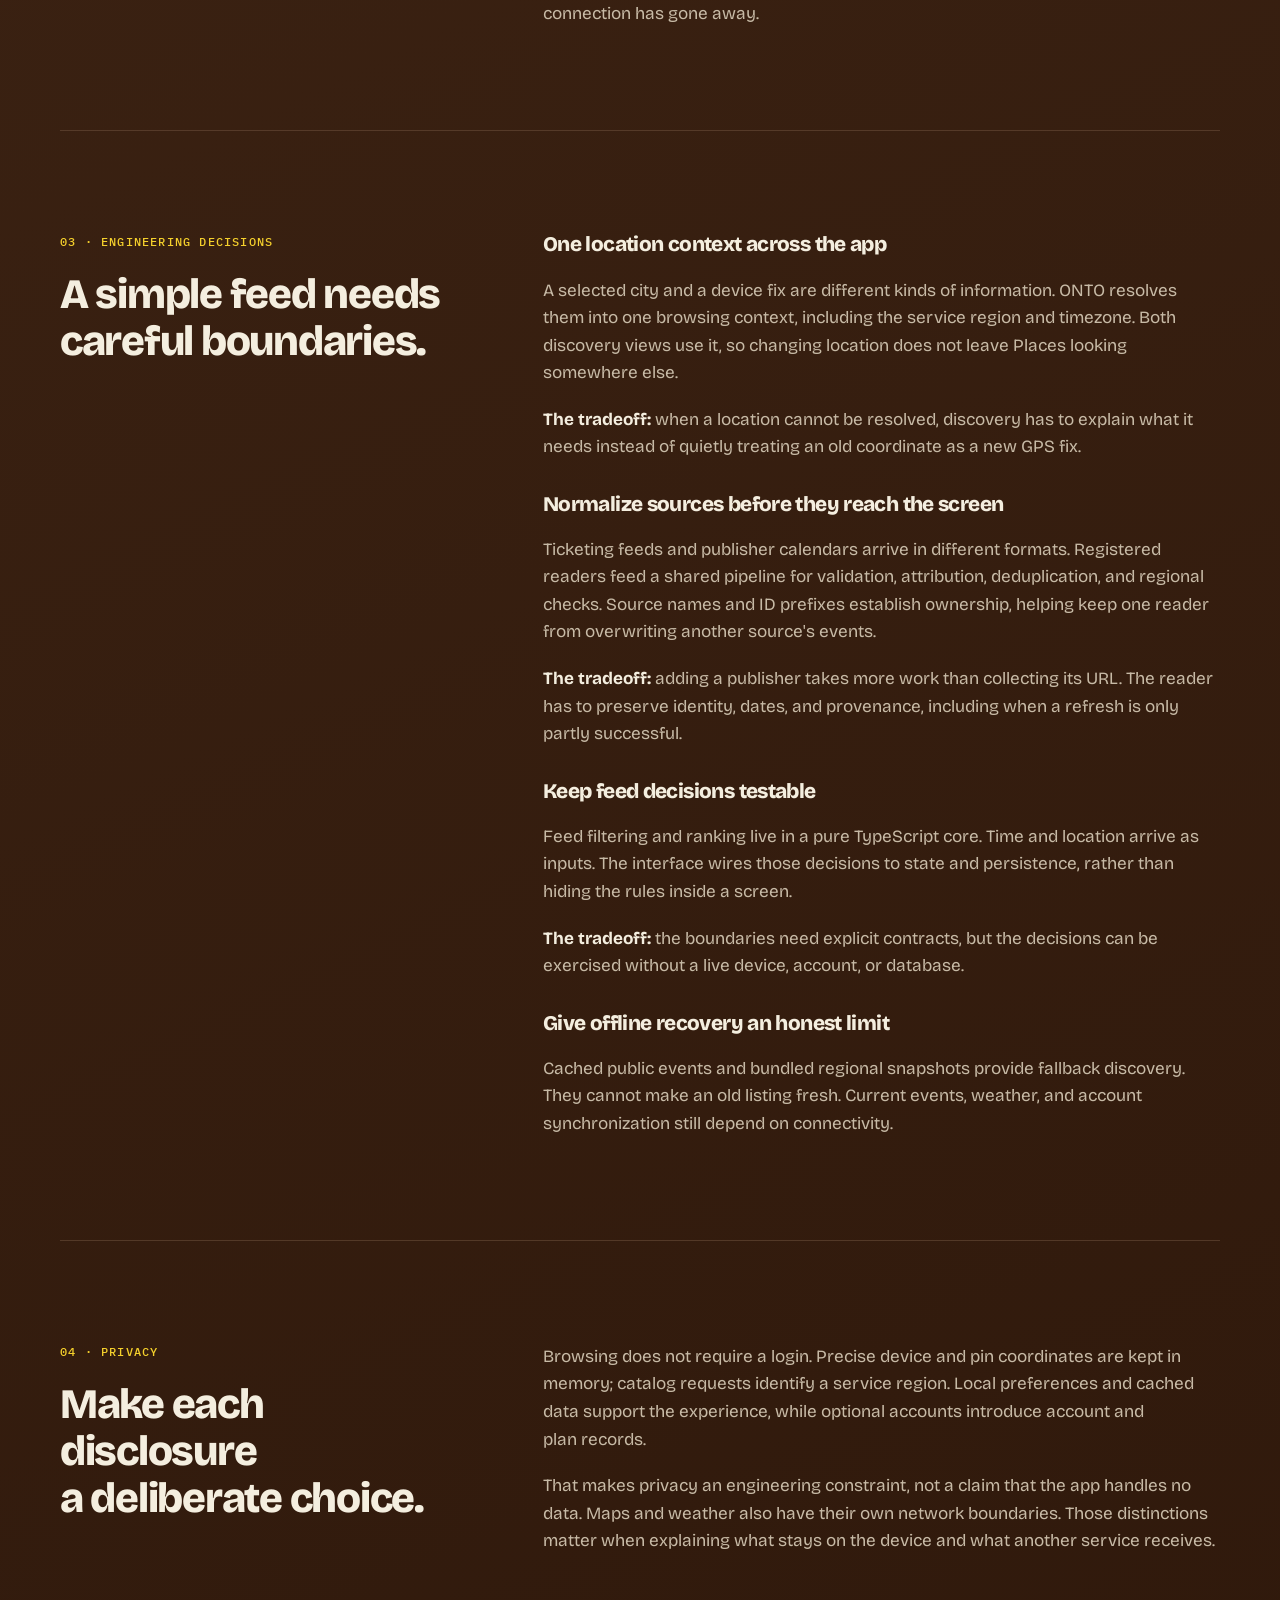
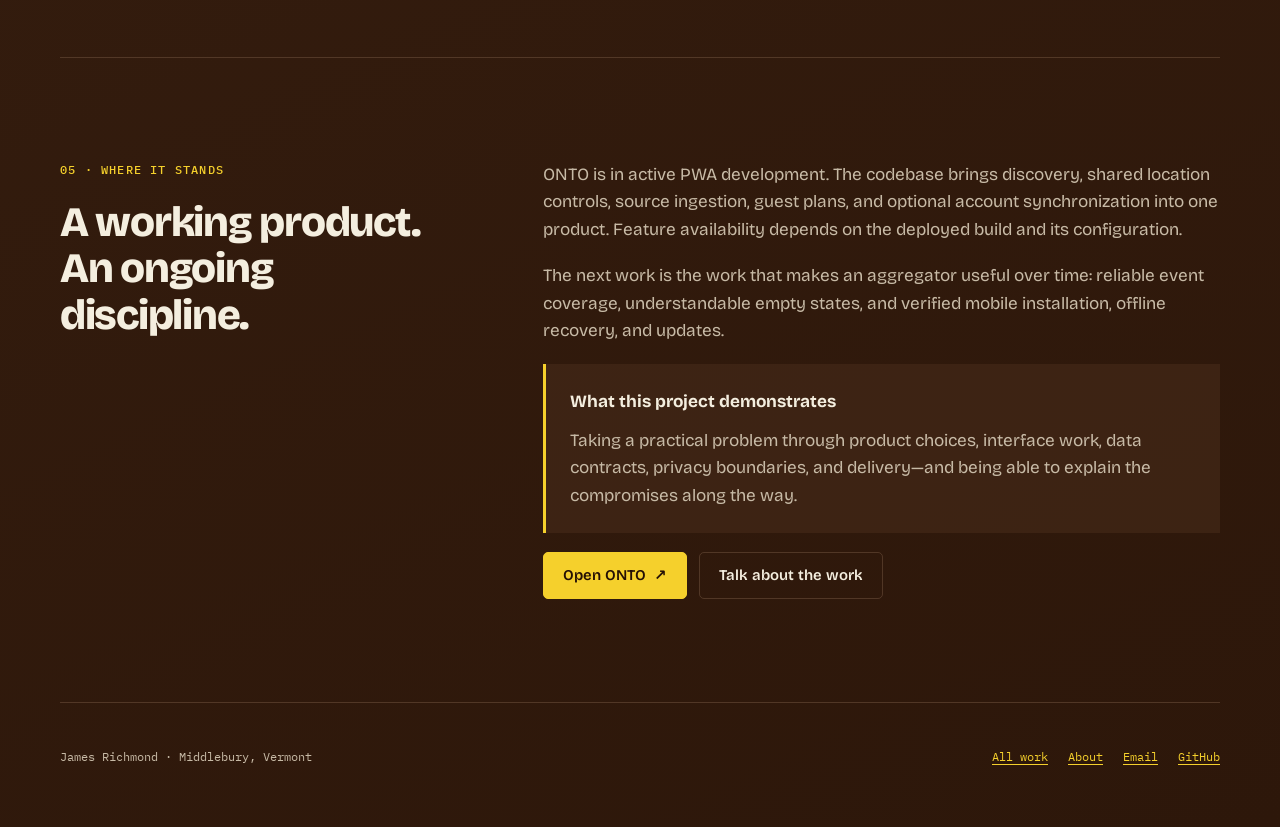
<file: work/onto/index.html>
<!doctype html>
<html lang="en" data-flavor="milk">
<head>
<meta charset="utf-8">
<meta name="viewport" content="width=device-width, initial-scale=1">
<meta name="color-scheme" content="light dark">
<title>ONTO case study — James Richmond</title>
<meta name="description" content="How James Richmond built ONTO, a location-based PWA for events and places, with a focus on useful discovery and careful data boundaries.">
<meta property="og:title" content="ONTO case study — James Richmond">
<meta property="og:description" content="How James Richmond built ONTO, a location-based PWA for events and places, with a focus on useful discovery and careful data boundaries.">
<meta property="og:type" content="article">
<meta property="og:url" content="https://jamestrichmond.com/work/onto/">
<link rel="canonical" href="https://jamestrichmond.com/work/onto/">
<link rel="icon" href="data:image/svg+xml,%3Csvg xmlns='http://www.w3.org/2000/svg' viewBox='0 0 100 100'%3E%3Crect width='100' height='100' rx='22' fill='%23472e1c'/%3E%3Cpath d='M25 70V30h13l12 24 12-24h13v40H62V52L50 74 38 52v18Z' fill='%23f2cf4a'/%3E%3C/svg%3E">
<link rel="preconnect" href="https://fonts.googleapis.com">
<link rel="preconnect" href="https://fonts.gstatic.com" crossorigin>
<link rel="stylesheet" href="https://fonts.googleapis.com/css2?family=Bricolage+Grotesque:opsz,wght@10..48,400;10..48,600;10..48,800&family=IBM+Plex+Mono:wght@400;500;600&display=swap">
<link rel="stylesheet" href="../../assets/css/site.css">
<link rel="stylesheet" href="../../assets/css/portfolio.css">
<script>
{
  let flavor = "milk";
  try {
    const saved = localStorage.getItem("flavor");
    if (["dark", "milk", "white"].includes(saved)) flavor = saved;
  } catch { /* Preference storage is optional. */ }
  document.documentElement.dataset.flavor = flavor;
  document.querySelector('meta[name="color-scheme"]').content = flavor === "white" ? "light" : "dark";
}
</script>
</head>
<body class="portfolio-page">
<a class="skip" href="#main">Skip to content</a>
<header class="topbar pf-topbar">
  <a class="mark" href="../../"><span class="mark-glyph" aria-hidden="true"></span><span class="mark-text">James Richmond</span></a>
  <nav class="topnav pf-nav" aria-label="Primary"><a href="../../#work">Work</a><a href="../../about/">About</a><a href="../../resume/">Résumé</a><a href="../../workshop/">Workshop</a><a href="../../#contact">Contact</a></nav>
  <fieldset class="flavors" data-flavors hidden><legend class="sr-only">Chocolate flavor</legend><label class="flavor" title="Dark chocolate"><input type="radio" name="flavor" value="dark"><span class="swatch swatch-dark" aria-hidden="true"></span><span class="sr-only">Dark chocolate</span></label><label class="flavor" title="Milk chocolate"><input type="radio" name="flavor" value="milk" checked><span class="swatch swatch-milk" aria-hidden="true"></span><span class="sr-only">Milk chocolate</span></label><label class="flavor" title="White chocolate"><input type="radio" name="flavor" value="white"><span class="swatch swatch-white" aria-hidden="true"></span><span class="sr-only">White chocolate</span></label></fieldset>
</header>
<main id="main" tabindex="-1" class="pf-shell pf-document">
<header class="pf-document-header">
  <p class="pf-kicker">Selected work · ONTO</p>
  <h1 class="pf-title">Less searching.<br>More getting out.</h1>
  <p class="pf-lede">ONTO brings events and places into one location-based PWA. The goal is simple: help someone find something nearby worth doing, then make it easy to act on it.</p>
  <div class="pf-actions"><a class="pf-button pf-button-primary" href="https://onto.events/">Explore ONTO <span aria-hidden="true">↗</span></a><a class="pf-button" href="#decisions">Read the decisions</a></div>
  <dl class="pf-facts">
    <div class="pf-fact"><dt>My role</dt><dd>Product direction, interface, and full-stack development</dd></div>
    <div class="pf-fact"><dt>Delivery</dt><dd>Installable Progressive Web App</dd></div>
    <div class="pf-fact"><dt>Core stack</dt><dd>TypeScript · Expo · React Native Web · PostgreSQL</dd></div>
  </dl>
</header>
<section class="pf-section pf-split" aria-labelledby="problem-title">
  <div><p class="pf-kicker">01 · The problem</p><h2 id="problem-title">The evening is short.<br>The search shouldn't be.</h2></div>
  <div class="pf-prose">
    <p>A concert has a ticketing page. A library has a calendar. A community group has its own listing. Finding something to do can mean checking all of them, then working out whether the time, distance, and cost fit.</p>
    <p>I built ONTO to bring that search together. It includes nearby events and destinations such as parks, trails, and indoor spaces. Browsing works without an account; someone who wants synchronized plans can choose to sign in.</p>
    <p>I work across the product and its implementation, using AI-assisted development alongside source review and verification. That includes deciding what the interface asks of a person and how incoming event data becomes a useful feed.</p>
  </div>
</section>
<section class="pf-section pf-split" aria-labelledby="flow-title">
  <div><p class="pf-kicker">02 · The experience</p><h2 id="flow-title">A place, a choice,<br>and a next step.</h2></div>
  <div class="pf-prose">
    <ol>
      <li><strong>Choose where to look.</strong> Use a supported city, device location, or a temporary map pin. Events and Places share that choice.</li>
      <li><strong>Narrow the possibilities.</strong> Search events, change distance or sorting, and inspect the event's details. Places can take time of day and weather into account.</li>
      <li><strong>Act on the result.</strong> Follow the original source, get directions, or save a private Going plan. Guest plans work without signup; accounts add synchronization.</li>
    </ol>
    <p>The interesting engineering work is often in the less convenient version of that flow: location is denied, a calendar is incomplete, a saved event has changed, or the connection has gone away.</p>
  </div>
</section>
<section id="decisions" class="pf-section pf-split" aria-labelledby="decisions-title">
  <div><p class="pf-kicker">03 · Engineering decisions</p><h2 id="decisions-title">A simple feed needs<br>careful boundaries.</h2></div>
  <div class="pf-prose">
    <h3>One location context across the app</h3>
    <p>A selected city and a device fix are different kinds of information. ONTO resolves them into one browsing context, including the service region and timezone. Both discovery views use it, so changing location does not leave Places looking somewhere else.</p>
    <p><strong>The tradeoff:</strong> when a location cannot be resolved, discovery has to explain what it needs instead of quietly treating an old coordinate as a new GPS fix.</p>
    <h3>Normalize sources before they reach the screen</h3>
    <p>Ticketing feeds and publisher calendars arrive in different formats. Registered readers feed a shared pipeline for validation, attribution, deduplication, and regional checks. Source names and ID prefixes establish ownership, helping keep one reader from overwriting another source's events.</p>
    <p><strong>The tradeoff:</strong> adding a publisher takes more work than collecting its URL. The reader has to preserve identity, dates, and provenance, including when a refresh is only partly successful.</p>
    <h3>Keep feed decisions testable</h3>
    <p>Feed filtering and ranking live in a pure TypeScript core. Time and location arrive as inputs. The interface wires those decisions to state and persistence, rather than hiding the rules inside a screen.</p>
    <p><strong>The tradeoff:</strong> the boundaries need explicit contracts, but the decisions can be exercised without a live device, account, or database.</p>
    <h3>Give offline recovery an honest limit</h3>
    <p>Cached public events and bundled regional snapshots provide fallback discovery. They cannot make an old listing fresh. Current events, weather, and account synchronization still depend on connectivity.</p>
  </div>
</section>
<section class="pf-section pf-split" aria-labelledby="privacy-title">
  <div><p class="pf-kicker">04 · Privacy</p><h2 id="privacy-title">Make each disclosure<br>a deliberate choice.</h2></div>
  <div class="pf-prose">
    <p>Browsing does not require a login. Precise device and pin coordinates are kept in memory; catalog requests identify a service region. Local preferences and cached data support the experience, while optional accounts introduce account and plan records.</p>
    <p>That makes privacy an engineering constraint, not a claim that the app handles no data. Maps and weather also have their own network boundaries. Those distinctions matter when explaining what stays on the device and what another service receives.</p>
  </div>
</section>
<section class="pf-section pf-split" aria-labelledby="result-title">
  <div><p class="pf-kicker">05 · Where it stands</p><h2 id="result-title">A working product.<br>An ongoing discipline.</h2></div>
  <div class="pf-prose">
    <p>ONTO is in active PWA development. The codebase brings discovery, shared location controls, source ingestion, guest plans, and optional account synchronization into one product. Feature availability depends on the deployed build and its configuration.</p>
    <p>The next work is the work that makes an aggregator useful over time: reliable event coverage, understandable empty states, and verified mobile installation, offline recovery, and updates.</p>
    <div class="pf-callout"><p><strong>What this project demonstrates</strong></p><p>Taking a practical problem through product choices, interface work, data contracts, privacy boundaries, and delivery—and being able to explain the compromises along the way.</p></div>
    <div class="pf-actions"><a class="pf-button pf-button-primary" href="https://onto.events/">Open ONTO <span aria-hidden="true">↗</span></a><a class="pf-button" href="../../#contact">Talk about the work</a></div>
  </div>
</section>
</main>
<footer class="pf-shell pf-footer">
  <p>James Richmond · Middlebury, Vermont</p>
  <nav aria-label="Footer"><a href="../../#work">All work</a><a href="../../about/">About</a><a href="mailto:jamestrichmond@gmail.com">Email</a><a href="https://github.com/JamesTRichmond" rel="me">GitHub</a></nav>
</footer>
<script type="module" src="../../assets/js/portfolio.js"></script>
</body>
</html>
</file>
<file: assets/css/site.css>
/* ============================================================================
   jamestrichmond.com
   Three chocolates, banana highlights, and a robot.
   ========================================================================== */

@layer reset, base, theme, layout, components, motion;

/* Registered so it can be animated on the compositor. Drives the iridescence. */
@property --iri-hue {
  syntax: "<angle>";
  inherits: true;
  initial-value: 0deg;
}

/* Per the reduced-motion pattern: components opt in by declaring their own
   reduced variant, rather than a blanket kill-switch that makes things worse. */
@property --animation-reduced {
  syntax: "*";
  inherits: false;
  initial-value: none;
}

/* ─────────────────────────── RESET ─────────────────────────── */
@layer reset {
  *, *::before, *::after { box-sizing: border-box; }

  :where(body, h1, h2, h3, p, ul, ol, figure, fieldset, legend) {
    margin: 0;
    padding: 0;
  }

  :where(ul, ol) { list-style: none; }

  :where(img, svg) { display: block; max-inline-size: 100%; }

  :where(button, input) { font: inherit; color: inherit; }

  :where(fieldset) { border: 0; }
}

/* ─────────────────────────── TOKENS ─────────────────────────── */
@layer theme {
  :root {
    /* Tier 1 — literal palette. Decoration colors are flavor-independent. */
    --iri-p: oklch(0.64 0.25 305);   /* iridescent purple */
    --fluoro: oklch(0.86 0.24 148);  /* fluorescent green */

    /* Tier 2 — semantic, overridden per flavor below. Defaults = milk. */
    --bg:        oklch(0.298 0.048 52);
    --bg-deep:   oklch(0.232 0.042 50);
    --surface:   oklch(0.372 0.056 52);
    --raised:    oklch(0.452 0.06 54);
    --line:      oklch(0.46 0.05 55 / 0.55);
    --ink:       oklch(0.95 0.021 88);
    --ink-dim:   oklch(0.795 0.031 80);
    --accent:    oklch(0.865 0.168 95);   /* banana — fills, strokes, glow */
    --accent-ink: var(--accent);          /* banana that is safe as text */
    --accent-deep: oklch(0.66 0.14 88);

    /* Stage / robot chassis */
    --chassis:   oklch(0.58 0.055 62);
    --chassis-hi: oklch(0.70 0.05 68);
    --chassis-lo: oklch(0.40 0.05 55);

    /* Tier 3 — UI */
    --radius: 14px;
    --radius-sm: 9px;
    --pad: clamp(1rem, 0.5rem + 2vw, 2rem);
    --measure: 62ch;
    --shell: min(1160px, 100% - 2 * var(--pad));

    --font-display: "Bricolage Grotesque", ui-sans-serif, system-ui, sans-serif;
    --font-mono: "IBM Plex Mono", ui-monospace, "SF Mono", Menlo, monospace;

    color-scheme: dark;
    accent-color: var(--accent);
    scrollbar-color: var(--raised) var(--bg-deep);
  }

  :root[data-flavor="dark"] {
    --bg:        oklch(0.155 0.028 42);
    --bg-deep:   oklch(0.115 0.022 40);
    --surface:   oklch(0.212 0.034 44);
    --raised:    oklch(0.285 0.04 46);
    --line:      oklch(0.38 0.04 48 / 0.6);
    --ink:       oklch(0.935 0.019 86);
    --ink-dim:   oklch(0.745 0.028 78);
    --chassis:   oklch(0.55 0.05 60);
    --chassis-hi: oklch(0.68 0.048 66);
    --chassis-lo: oklch(0.36 0.045 52);
    color-scheme: dark;
  }

  /* The workshop is a sheet of drawing paper in every chocolate flavor. */
  .stage {
    --bg-deep: #f5f0e4;
    --surface: #e9e3d5;
    --raised: #d8d2c3;
    --line: #99998c;
    --ink: #292c2c;
    --ink-dim: #626963;
    --accent: #b54c36;
    --iri-p: #577f8b;
    --fluoro: #577f8b;
    --chassis: #efe9da;
    --chassis-hi: #fffaf0;
    --chassis-lo: #b6b6a5;
    color-scheme: light;
  }

  :root[data-flavor="white"] {
    --bg:        oklch(0.958 0.021 88);
    --bg-deep:   oklch(0.905 0.03 84);
    --surface:   oklch(0.988 0.011 90);
    --raised:    oklch(0.925 0.028 86);
    --line:      oklch(0.66 0.045 60 / 0.42);
    --ink:       oklch(0.275 0.045 48);
    --ink-dim:   oklch(0.455 0.042 50);
    --accent:    oklch(0.835 0.17 92);
    --accent-ink: oklch(0.545 0.135 76);  /* legible banana on cream */
    --accent-deep: oklch(0.62 0.15 84);
    --chassis:   oklch(0.60 0.055 62);
    --chassis-hi: oklch(0.74 0.05 70);
    --chassis-lo: oklch(0.42 0.05 55);
    color-scheme: light;
  }
}

/* ─────────────────────────── BASE ─────────────────────────── */
@layer base {
  html {
    -webkit-text-size-adjust: 100%;
    scroll-behavior: smooth;
    scroll-padding-block-start: 5rem;
  }

  @media (prefers-reduced-motion: reduce) {
    html { scroll-behavior: auto; }
  }

  body {
    min-block-size: 100dvh;
    background:
      radial-gradient(120dvh 80dvh at 78% -10%,
        oklch(from var(--accent) l c h / 0.10), transparent 60%),
      radial-gradient(100dvh 70dvh at 8% 8%,
        oklch(from var(--iri-p) l c h / 0.10), transparent 55%),
      linear-gradient(to bottom, var(--bg), var(--bg-deep));
    background-attachment: fixed;
    color: var(--ink);
    font-family: var(--font-display);
    font-size: clamp(1rem, 0.94rem + 0.25vw, 1.075rem);
    line-height: 1.6;
    text-wrap: pretty;
    overflow-x: clip;
  }

  h1, h2, h3 {
    font-weight: 800;
    line-height: 1.02;
    letter-spacing: -0.03em;
    text-wrap: balance;
  }

  a { color: var(--accent-ink); text-decoration-thickness: 1px; text-underline-offset: 3px; }
  a:hover { color: var(--ink); }

  :focus-visible {
    outline: 2px solid var(--accent);
    outline-offset: 3px;
    border-radius: 4px;
  }

  kbd {
    font-family: var(--font-mono);
    font-size: 0.78em;
    padding: 0.15em 0.45em;
    border: 1px solid var(--line);
    border-radius: 5px;
    background: color-mix(in oklab, var(--surface) 70%, transparent);
  }

  .sr-only {
    position: absolute;
    inline-size: 1px; block-size: 1px;
    padding: 0; margin: -1px;
    overflow: hidden; clip-path: inset(50%);
    white-space: nowrap;
  }

  .skip {
    position: absolute;
    inset-block-start: -100px; inset-inline-start: 1rem;
    z-index: 50;
    padding: 0.6rem 1rem;
    background: var(--accent);
    color: oklch(0.2 0.04 50);
    border-radius: var(--radius-sm);
    font-weight: 600;
  }
  .skip:focus { inset-block-start: 1rem; }
}

/* ─────────────────────────── LAYOUT ─────────────────────────── */
@layer layout {
  .topbar {
    position: sticky;
    inset-block-start: 0;
    z-index: 20;
    display: flex;
    align-items: center;
    gap: clamp(0.75rem, 3vw, 2rem);
    inline-size: var(--shell);
    margin-inline: auto;
    padding-block: 0.85rem;
  }

  /* A tinted bar behind the sticky header so content scrolls under it cleanly. */
  .topbar::before {
    content: "";
    position: absolute;
    inset: 0 -50vw;
    z-index: -1;
    background: color-mix(in oklab, var(--bg) 78%, transparent);
    backdrop-filter: blur(14px) saturate(1.3);
    border-block-end: 1px solid var(--line);
  }

  .mark {
    display: flex;
    align-items: center;
    gap: 0.6rem;
    font-weight: 800;
    letter-spacing: -0.02em;
    color: var(--ink);
    text-decoration: none;
    white-space: nowrap;
  }

  .mark-glyph {
    inline-size: 1.4rem;
    block-size: 1.4rem;
    border-radius: 7px;
    background: linear-gradient(140deg in oklab, var(--accent), var(--accent-deep));
    box-shadow: inset 0 0 0 2px oklch(from var(--iri-p) l c h / 0.55);
  }

  @media (width < 34rem) { .mark-text { display: none; } }

  .topnav {
    display: flex;
    gap: clamp(0.6rem, 2vw, 1.4rem);
    margin-inline-end: auto;
    font-family: var(--font-mono);
    font-size: 0.82rem;
  }
  .topnav a { color: var(--ink-dim); text-decoration: none; }
  .topnav a:hover { color: var(--accent-ink); }

  @media (width < 52rem) { .topnav { display: none; } }
  @media (width < 52rem) { .topnav + .flavors { margin-inline-start: auto; } }

  /* minmax(0, 1fr), not the implicit "auto": a grid track's automatic minimum
     is its min-content size, so one 495px-wide stats image was inflating the
     whole column past the viewport on a phone. The body's overflow: clip then
     hid the evidence by shearing the right edge off every paragraph. */
  main { display: grid; grid-template-columns: minmax(0, 1fr); }

  .hero {
    inline-size: var(--shell);
    margin-inline: auto;
    padding-block: clamp(4rem, 12vh, 8rem) clamp(3rem, 8vh, 5rem);
    max-inline-size: 46rem;
  }

  /* Two columns only when the portrait is actually there. :has() means a
     browser that never mounted the canvas gets the original single column
     rather than an empty track. */
  .hero.has-portrait:has(.portrait-thor) {
    display: grid;
    grid-template-columns: minmax(0, 1fr) auto;
    gap: clamp(1.5rem, 5vw, 4rem);
    align-items: center;
    max-inline-size: 68rem;
  }

  .portrait-thor { margin: 0; }
  .portrait-thor canvas {
    display: block;
    inline-size: clamp(11rem, 26vw, 20rem);
    block-size: auto;
    aspect-ratio: 1;
    /* Square, and only just softened at the corners. A circular mask cost the
       picture its corners, and the corners are where the discharge arcs — the
       plate is a rectangle and it gets to stay one. */
    border-radius: 4px;
    background: var(--bg-deep);
    /* A ring in the accent, so it reads as a framed plate and not a hole in the
       page — and a soft outer glow that ties it to the shape field. */
    box-shadow: 0 0 0 1px var(--line),
                0 0 0 5px color-mix(in oklab, var(--accent) 22%, transparent),
                0 0 42px oklch(from var(--iri-p) l c h / 0.28);
  }
  .portrait-thor figcaption {
    margin-block-start: 0.75rem;
    max-inline-size: 20rem;
    font-family: var(--font-mono);
    font-size: 0.68rem;
    line-height: 1.5;
    color: var(--ink-dim);
    text-align: center;
  }

  @media (width < 54rem) {
    .hero.has-portrait:has(.portrait-thor) { grid-template-columns: minmax(0, 1fr); }
    .portrait-thor { order: -1; justify-self: center; }
    .portrait-thor canvas { inline-size: min(58vw, 14rem); }
  }

  .section {
    inline-size: var(--shell);
    margin-inline: auto;
    padding-block: clamp(3rem, 8vh, 5.5rem);
    border-block-start: 1px solid var(--line);
  }

  .section-head { margin-block-end: 2rem; max-inline-size: var(--measure); }

  .section h2 {
    font-size: clamp(1.7rem, 1.2rem + 2vw, 2.6rem);
    margin-block-end: 0.5rem;
  }

  .section-sub { color: var(--ink-dim); }

  .foot {
    inline-size: var(--shell);
    margin-inline: auto;
    padding-block: 3rem 4rem;
    border-block-start: 1px solid var(--line);
    display: flex;
    flex-wrap: wrap;
    gap: 1rem 2rem;
    justify-content: space-between;
    align-items: baseline;
    color: var(--ink-dim);
    font-family: var(--font-mono);
    font-size: 0.82rem;
  }
  .foot-meta { display: flex; gap: 1.2rem; }
}

/* ─────────────────────────── COMPONENTS ─────────────────────────── */
@layer components {

  /* ---- flavor switcher ---- */
  .flavors { display: flex; gap: 0.4rem; }

  .flavor { cursor: pointer; display: grid; place-items: center; }
  .flavor input { position: absolute; opacity: 0; pointer-events: none; }

  .swatch {
    inline-size: 1.55rem;
    block-size: 1.55rem;
    border-radius: 50%;
    border: 2px solid transparent;
    box-shadow: inset 0 0 0 1px oklch(0 0 0 / 0.25);
    transition: transform 0.18s ease, border-color 0.18s ease;
  }
  .swatch-dark  { background: linear-gradient(150deg in oklab, oklch(0.26 0.05 45), oklch(0.14 0.03 40)); }
  .swatch-milk  { background: linear-gradient(150deg in oklab, oklch(0.52 0.08 55), oklch(0.32 0.05 52)); }
  .swatch-white { background: linear-gradient(150deg in oklab, oklch(0.97 0.02 90), oklch(0.87 0.04 85)); }

  .flavor:hover .swatch { transform: scale(1.12); }
  .flavor input:checked + .swatch { border-color: var(--accent); transform: scale(1.12); }
  .flavor input:focus-visible + .swatch { outline: 2px solid var(--accent); outline-offset: 3px; }

  /* ---- hero ---- */
  .eyebrow {
    font-family: var(--font-mono);
    font-size: 0.78rem;
    letter-spacing: 0.16em;
    text-transform: uppercase;
    color: var(--accent-ink);
    margin-block-end: 1.1rem;
  }

  .hero-title {
    font-size: clamp(3rem, 1.6rem + 8vw, 6.5rem);
    font-variation-settings: "wdth" 100;
    margin-block-end: 1.4rem;
  }

  .hero-line {
    font-size: clamp(1.05rem, 1rem + 0.5vw, 1.3rem);
    color: var(--ink-dim);
    max-inline-size: 40ch;
    margin-block-end: 2rem;
  }

  .chips { display: flex; flex-wrap: wrap; gap: 0.5rem; margin-block-end: 2.2rem; }
  .chips li {
    font-family: var(--font-mono);
    font-size: 0.78rem;
    padding: 0.35rem 0.75rem;
    border: 1px solid var(--line);
    border-radius: 999px;
    background: color-mix(in oklab, var(--surface) 55%, transparent);
    color: var(--ink-dim);
  }
  .chips .chip-accent {
    border-color: color-mix(in oklab, var(--accent) 55%, transparent);
    color: var(--accent-ink);
  }

  .hero-actions { display: flex; flex-wrap: wrap; gap: 0.75rem; }

  .btn {
    display: inline-flex;
    align-items: center;
    gap: 0.5rem;
    padding: 0.7rem 1.35rem;
    border-radius: 999px;
    border: 1px solid var(--line);
    background: color-mix(in oklab, var(--surface) 65%, transparent);
    color: var(--ink);
    font-weight: 600;
    font-size: 0.95rem;
    text-decoration: none;
    cursor: pointer;
    transition: transform 0.15s ease, background-color 0.2s ease, border-color 0.2s ease;
  }
  .btn:hover { transform: translateY(-2px); border-color: var(--accent); color: var(--ink); }

  .btn-primary {
    background: linear-gradient(140deg in oklab, var(--accent), var(--accent-deep));
    color: oklch(0.22 0.045 50);
    border-color: transparent;
  }
  .btn-primary:hover { color: oklch(0.18 0.04 50); }

  /* ---- habitat / stage ---- */
  .habitat .section-head { position: relative; }
  .habitat h2 { font-size: clamp(2.8rem, 7vw, 5.5rem); letter-spacing: -.065em; }
  .habitat .eyebrow { margin-block-end: 1rem; color: var(--ink-dim); }
  .habitat .section-sub { max-inline-size: 42ch; }
  .stage-wrap { display: grid; gap: 0; }
  .workshop-caption {
    display: flex; flex-wrap: wrap; justify-content: space-between; gap: .4rem;
    font: .65rem/1.5 var(--font-mono); letter-spacing: .06em;
    padding: .8rem 0; border-block-start: 1px solid var(--ink-dim);
  }
  .workshop-caption span:last-child { font-style: italic; letter-spacing: 0; }

  .stage {
    position: relative;
    border: 2px solid #292c2c;
    border-radius: 3px 8px 2px 5px / 6px 2px 7px 3px;
    overflow: clip;
    background: var(--bg-deep);
    aspect-ratio: 1200 / 520;
    /* An aspect-ratio plus a min-block-size implies a min inline-size, which
       on a phone is wider than the viewport and drags the whole page with it.
       Below that width the stage takes a plain height instead. */
    min-inline-size: 0;
    contain: layout paint style;
    touch-action: none;
    user-select: none;
    -webkit-user-select: none;
    cursor: default;
  }
  .stage:active { cursor: grabbing; }
  .stage:focus-visible { outline: 2px dashed var(--ink); outline-offset: 5px; }

  .stage-svg { inline-size: 100%; block-size: 100%; }
  .pet-root, .loose-part { cursor: grab; }
  .pet-root, .loose-part, .repair-outline {
    stroke: var(--ink); stroke-width: 1.6; stroke-linecap: round; stroke-linejoin: round;
  }
  .loose-part:hover { filter: drop-shadow(2px 3px 0 #b54c3640); }
  .part-hit { fill: transparent; stroke: none; pointer-events: all; }
  .repair-outline { pointer-events: none; }
  .repair-socket { opacity: .28; stroke-dasharray: 3 3; }
  .repair-socket[data-filled="true"] { opacity: 1; stroke-dasharray: none; }
  .repair-socket[data-ready="true"] { opacity: .8; stroke: var(--accent); }
  .impact-word { font: italic 800 42px var(--font-display); fill: var(--accent); stroke: none; }

  .stage-status {
    position: absolute;
    inset-block-end: 0.4rem;
    inset-inline-start: 0.85rem;
    margin: 0;
    font-family: var(--font-mono);
    font-size: clamp(.48rem, 1.2vw, .72rem);
    letter-spacing: 0.06em;
    text-transform: uppercase;
    color: var(--ink-dim);
    background: var(--bg-deep);
    padding: 0.25rem 0.6rem;
    border-radius: 0;
    pointer-events: none;
  }

  .stage-controls {
    display: flex;
    flex-wrap: wrap;
    gap: 0.9rem 1.4rem;
    align-items: center;
    justify-content: space-between;
    padding-block: 1rem;
    border-block-end: 1px solid var(--line);
  }
  .repair-tools { display: flex; flex-wrap: wrap; gap: .5rem; }
  .repair-tool {
    min-block-size: 44px; padding: .5rem .8rem;
    border: 1px solid var(--ink-dim); border-radius: 2px 5px 3px 2px;
    background: transparent; color: var(--ink); font: .75rem var(--font-mono);
    cursor: pointer;
  }
  .repair-tool:first-child { background: var(--ink); color: var(--bg); }
  .repair-tool:hover:not(:disabled) { border-color: var(--accent); text-decoration: underline; }
  .repair-tool:disabled { opacity: .4; cursor: not-allowed; }
  .repair-tool kbd { border: 0; background: none; padding-inline-end: 0; opacity: .7; }
  .repair-count { font: .68rem var(--font-mono); color: var(--ink-dim); }
  .acts { inline-size: 100%; }

  .acts { display: flex; flex-wrap: wrap; gap: 0.4rem; }

  .act {
    font-family: var(--font-mono);
    font-size: 0.76rem;
    padding: 0.4rem 0.85rem;
    border-radius: 2px;
    border: 1px solid var(--line);
    background: color-mix(in oklab, var(--surface) 55%, transparent);
    color: var(--ink-dim);
    cursor: pointer;
    min-block-size: 36px;
    transition: color 0.18s ease, border-color 0.18s ease, transform 0.15s ease;
  }
  .act:hover { color: var(--ink); border-color: var(--accent); transform: translateY(-1px); }
  .act[aria-pressed="true"] {
    color: oklch(0.22 0.045 50);
    background: var(--accent);
    border-color: transparent;
  }
  .act:disabled { opacity: .4; cursor: not-allowed; }
  @media (width < 46rem) {
    .repair-tool { font-size: .68rem; padding: .4rem .6rem; }
    .repair-tools { gap: .35rem; }
    .workshop-caption { font-size: .55rem; }
  }

  .hint {
    font-family: var(--font-mono);
    font-size: 0.74rem;
    color: var(--ink-dim);
    margin: 0;
  }

  /* ---- signal cards ---- */
  .cards {
    display: flex;
    flex-wrap: wrap;
    gap: 1rem;
    align-items: flex-start;
  }
  .card-img {
    flex: 1 1 22rem;
    /* A flex item's automatic minimum is min-content, which for an <img> is
       its intrinsic width. Without this it refuses to shrink below 495px. */
    min-inline-size: 0;
    max-inline-size: 100%;
    block-size: auto;
    border: 1px solid var(--line);
    border-radius: var(--radius);
    background: color-mix(in oklab, var(--surface) 40%, transparent);
    padding: 0.5rem;
  }
  .trophies { margin-block-start: 1rem; inline-size: 100%; }

  /* ---- activity feed ---- */
  .feed {
    display: grid;
    gap: 0.5rem;
    content-visibility: auto;
    contain-intrinsic-block-size: auto 22rem;
  }
  .feed li {
    display: flex;
    gap: 0.85rem;
    align-items: baseline;
    padding: 0.7rem 0.95rem;
    border: 1px solid var(--line);
    border-radius: var(--radius-sm);
    background: color-mix(in oklab, var(--surface) 45%, transparent);
    font-size: 0.92rem;
  }
  .feed .verb {
    font-family: var(--font-mono);
    font-size: 0.72rem;
    letter-spacing: 0.05em;
    text-transform: uppercase;
    color: var(--accent-ink);
    white-space: nowrap;
  }
  .feed .when {
    margin-inline-start: auto;
    font-family: var(--font-mono);
    font-size: 0.72rem;
    color: var(--ink-dim);
    white-space: nowrap;
  }
  .feed-empty { color: var(--ink-dim); }

  /* ---- hypershapes ---- */
  .hypershapes {
    position: fixed;
    inset: 0;
    z-index: 0;
    pointer-events: none;
    overflow: clip;
    /* Placement is clamped so nothing starts out of bounds, but scroll drift
       still carries shapes toward the top edge. A short fade there means they
       dissolve out of the sky instead of being sliced off by the clip. */
    mask-image: linear-gradient(to bottom, transparent, #000 46px calc(100% - 20px), transparent);
  }
  .hypershape {
    position: absolute;
    opacity: 0.9;
    will-change: transform;
    /* An SVG clips to its own viewport by default. The geometry is fitted to
       the box in JS so nothing should reach the edge, but a round stroke cap
       and the drop-shadow bloom both extend past their geometry — and being
       sheared off by an invisible square is the exact failure this is here to
       stop happening twice. */
    overflow: visible;
  }

  /* The bloom is expensive — every filtered element re-rasterizes on every
     frame — so only the four featured shapes carry it. The rest get their
     presence from tier weight, which is free. */
  .hypershape.featured {
    filter: drop-shadow(0 0 16px oklch(from var(--iri-p) l c h / 0.5));
  }

  /* The ones allowed to cross the text column are small and half-there, so
     they decorate the reading rather than interrupt it. */
  .hypershape.wander { opacity: 0.5; }

  /* Edges arrive pre-sorted into four depth tiers, each one a single path.
     Near tiers are brighter AND heavier: two cues pulling the same direction
     is what stops a wireframe from reading flat. */
  .hyperedge { fill: none; stroke: url(#iriStroke); stroke-linecap: round; }
  .hyperedge.tier-0 { stroke-width: 1.10; opacity: 0.30; }
  .hyperedge.tier-1 { stroke-width: 1.60; opacity: 0.55; }
  .hyperedge.tier-2 { stroke-width: 2.15; opacity: 0.82; }
  .hyperedge.tier-3 { stroke-width: 2.80; opacity: 1; }

  /* Lit faces. Additive blending means they never need a depth sort — the
     order two translucent glows are painted in does not change the sum. */
  .hyperface {
    fill: url(#iriFace);
    stroke: none;
    /* plus-lighter is true addition; screen compresses toward white and turns
       a stack of purple panes into grey putty on a warm ground. */
    mix-blend-mode: plus-lighter;
  }

  /* On cream the same strokes wash out, so they get a touch more weight,
     and additive blending has nothing to add to — light on light stays light.
     Multiply is the mirror of screen on a bright ground. */
  :root[data-flavor="white"] .hypershape { opacity: 1; }
  :root[data-flavor="white"] .hypershape.featured {
    filter: drop-shadow(0 0 8px oklch(from var(--iri-p) l c h / 0.3));
  }
  :root[data-flavor="white"] .hyperedge { stroke-width: 2.7; }
  :root[data-flavor="white"] .hyperedge.tier-0 { stroke-width: 1.7; opacity: 0.3; }
  :root[data-flavor="white"] .hyperedge.tier-1 { stroke-width: 2.2; opacity: 0.55; }
  :root[data-flavor="white"] .hyperedge.tier-2 { stroke-width: 2.7; opacity: 0.8; }
  :root[data-flavor="white"] .hyperedge.tier-3 { stroke-width: 3.3; opacity: 1; }
  :root[data-flavor="white"] .hyperface { mix-blend-mode: multiply; }

  /* On a phone they compete with the text, so the field thins out rather than
     shrinking: eight shapes at half strength, not eighteen crowding the copy. */
  @media (width < 46rem) {
    .hypershape { opacity: 0.4; scale: 0.62; }
    /* No gutters on a phone, so the wanderers have nowhere to be that is not
       on top of a sentence. The field thins to six. (The defs <svg> is the
       first of type, which is why the count starts at 8.) */
    .hypershape.wander { display: none; }
    .hypershape:nth-of-type(n + 8) { display: none; }
  }

  /* Everything above the decoration. */
  .topbar, main, .foot { position: relative; z-index: 1; }
}

/* ─────────────────────────── MOTION ─────────────────────────── */
@layer motion {
  /* Iridescence: one registered custom property animating a hue angle,
     consumed by the SVG gradient stops. Compositor-friendly, zero JS.
     The sweep is deliberately narrow — a full 360° rotation would march the
     purple through orange and the green through cyan, and the brief was
     purple and green. ±26° reads as shifting light on one surface. */
  .stage-svg, .hypershapes {
    animation: iri-cycle 7s ease-in-out infinite alternate;
    --animation-reduced: none;
  }

  @keyframes iri-cycle {
    from { --iri-hue: -26deg; }
    to   { --iri-hue: 26deg; }
  }

  .iri-a { stop-color: oklch(0.64 0.26 calc(302deg + var(--iri-hue))); }
  .iri-b { stop-color: oklch(0.86 0.25 calc(150deg + var(--iri-hue))); }

  /* The floating shapes carry their own lightness so they stay visible on
     cream without dragging the robot's visor and core darker with them. */
  .shape-a { stop-color: oklch(var(--shape-l, 0.64) 0.26 calc(302deg + var(--iri-hue))); }
  .shape-b { stop-color: oklch(var(--shape-l2, 0.86) 0.25 calc(150deg + var(--iri-hue))); }
  :root[data-flavor="white"] { --shape-l: 0.52; --shape-l2: 0.66; }

  /* Shape parallax — decorative only, so progressive enhancement with no
     JS fallback for browsers without scroll-driven animations. */
  @supports ((animation-timeline: scroll()) and (animation-range: entry)) {
    .hypershape {
      animation: drift linear both;
      animation-timeline: scroll(root block);
      --animation-reduced: none;
    }
    @keyframes drift {
      to { translate: 0 calc(-1 * var(--drift, 60px)); }
    }
  }

  @media (prefers-reduced-motion: reduce) {
    *, *::before, *::after {
      animation: var(--animation-reduced) !important;
    }
    .btn:hover, .act:hover, .flavor:hover .swatch { transform: none; }
  }

  /* Flavor switching morphs the whole page rather than snapping. */
  ::view-transition-old(root),
  ::view-transition-new(root) {
    animation-duration: 0.45s;
    mix-blend-mode: normal;
  }
  @media (prefers-reduced-motion: reduce) {
    ::view-transition-group(*),
    ::view-transition-old(*),
    ::view-transition-new(*) { animation: none !important; }
  }
}
</file>
<file: assets/css/portfolio.css>
/* The portfolio sits beside the existing workshop and interactive rooms.
   Load after site.css; keep their shared palette, leave their layouts alone. */
@layer portfolio {
  .portfolio-page {
    --pf-gap: clamp(1.25rem, 3vw, 2.5rem);
    --pf-space: clamp(3.5rem, 8vw, 7rem);
    background: linear-gradient(155deg, var(--bg), var(--bg-deep));
    background-attachment: scroll;
  }

  .portfolio-page :where(main, section, article, aside, div) { min-inline-size: 0; }
  .portfolio-page :where(a, p, dd, li) { overflow-wrap: anywhere; }
  .portfolio-page :where(h1, h2, h3) { overflow-wrap: break-word; }
  .portfolio-page [hidden] { display: none !important; }
  .portfolio-page :target { scroll-margin-block-start: 8rem; }
  .pf-shell { inline-size: var(--shell); margin-inline: auto; }

  /* The navigation stays visible at every width. No menu script is required. */
  .portfolio-page .pf-topbar {
    position: relative;
    flex-wrap: wrap;
    gap: 0.5rem 1.6rem;
    padding-block: 1rem;
    align-items: center;
  }
  .portfolio-page .pf-topbar::before {
    /* The inherited full-width bleed used 50vw on both sides of the shell.
       Limit it to the shell gutter so decoration cannot widen the document. */
    inset-inline: calc(-1 * var(--pad));
    background: var(--bg);
    backdrop-filter: none;
  }
  .portfolio-page .mark-text { display: inline; }
  .portfolio-page .mark { min-block-size: 44px; }
  .portfolio-page .pf-nav {
    display: flex;
    flex-wrap: wrap;
    align-items: center;
    gap: 0.15rem 1.2rem;
    margin-inline-start: auto;
    margin-inline-end: 0;
    line-height: 1.35;
  }
  .pf-nav a {
    display: inline-flex;
    align-items: center;
    min-block-size: 44px;
    padding-block: 0.35rem;
    text-decoration: none;
    color: var(--ink-dim);
  }
  .pf-nav a:is(:hover, [aria-current="page"]) { color: var(--ink); }
  .pf-nav a[aria-current="page"] {
    text-decoration: underline;
    text-decoration-color: var(--accent-ink);
    text-underline-offset: 0.5rem;
  }
  .portfolio-page .flavors { gap: 0; margin-inline-start: 0; }
  .portfolio-page .flavor { inline-size: 44px; block-size: 44px; }
  .portfolio-page .skip { z-index: 60; }

  .pf-hero {
    display: grid;
    grid-template-columns: minmax(0, 1fr) minmax(0, 1.05fr);
    align-items: center;
    gap: var(--pf-gap);
    padding-block: clamp(2.5rem, 7vw, 6.5rem);
  }
  .pf-hero-copy { padding-block: 0.5rem; }
  .pf-hero-visual { min-inline-size: 0; }
  .pf-kicker, .pf-card-label {
    font-family: var(--font-mono);
    font-size: 0.75rem;
    font-weight: 500;
    letter-spacing: 0.1em;
    line-height: 1.5;
    text-transform: uppercase;
    color: var(--accent-ink);
  }
  .pf-kicker { margin-block-end: 1.25rem; }
  .pf-title {
    max-inline-size: 14ch;
    font-size: clamp(2.7rem, 2rem + 4vw, 5.75rem);
    font-weight: 800;
    line-height: 0.99;
    letter-spacing: -0.055em;
    text-wrap: balance;
  }
  .pf-title em { font-style: normal; color: var(--accent-ink); }
  .pf-lede {
    max-inline-size: 48ch;
    margin-block-start: 1.6rem;
    color: var(--ink-dim);
    font-size: clamp(1.1rem, 1.02rem + 0.4vw, 1.35rem);
    line-height: 1.65;
  }
  .pf-actions {
    display: flex;
    flex-wrap: wrap;
    gap: 0.75rem;
    align-items: center;
    margin-block-start: 1.8rem;
  }
  .pf-button {
    display: inline-flex;
    justify-content: center;
    align-items: center;
    gap: 0.5rem;
    min-block-size: 46px;
    padding: 0.75rem 1.2rem;
    border: 1px solid var(--line);
    border-radius: 5px;
    background: transparent;
    color: var(--ink);
    text-decoration: none;
    font-size: 0.93rem;
    font-weight: 600;
    line-height: 1.4;
    cursor: pointer;
  }
  .pf-button:hover { color: var(--ink); border-color: var(--accent-ink); background: var(--surface); }
  .pf-button-primary { background: var(--accent); color: oklch(0.2 0.04 50); border-color: var(--accent); }
  .pf-button-primary:hover { background: color-mix(in oklab, var(--accent) 85%, white); color: oklch(0.2 0.04 50); }
  .pf-button:disabled { cursor: default; opacity: 0.55; }
  .pf-note { margin-block-start: 1.2rem; color: var(--ink-dim); font-size: 0.88rem; line-height: 1.6; }

  .pf-section {
    padding-block: var(--pf-space);
    border-block-start: 1px solid var(--line);
  }
  .pf-section-heading {
    display: flex;
    flex-wrap: wrap;
    justify-content: space-between;
    align-items: end;
    gap: 1rem 3rem;
    margin-block-end: 2.2rem;
  }
  .pf-section-heading h2, .pf-section > h2 {
    font-size: clamp(2rem, 1.6rem + 2vw, 3.6rem);
    line-height: 1.08;
    letter-spacing: -0.04em;
  }
  .pf-section-heading p { max-inline-size: 46ch; color: var(--ink-dim); }
  .pf-section-heading .pf-kicker { color: var(--accent-ink); margin-block-end: 0.6rem; }
  .pf-grid { display: grid; grid-template-columns: repeat(2, minmax(0, 1fr)); gap: var(--pf-gap); }
  .pf-card {
    display: flex;
    flex-direction: column;
    align-items: flex-start;
    gap: 0.9rem;
    padding: clamp(1.35rem, 3vw, 2.4rem);
    border: 1px solid var(--line);
    border-radius: 6px;
    background: color-mix(in oklab, var(--surface) 28%, var(--bg));
  }
  .pf-card-title { font-size: clamp(1.65rem, 1.3rem + 1.4vw, 2.5rem); line-height: 1.1; }
  .pf-card p { max-inline-size: 58ch; color: var(--ink-dim); }
  .pf-card .pf-card-label { color: var(--accent-ink); }
  .pf-card-link { display: inline-flex; align-items: center; min-block-size: 44px; margin-block-start: auto; font-weight: 600; }
  .pf-card .pf-actions { margin-block-start: auto; padding-block-start: 0.5rem; }
  .pf-card--featured { grid-column: 1 / -1; }
  .pf-tags { display: flex; flex-wrap: wrap; gap: 0.5rem; margin-block: 0.5rem; }
  .pf-tags li { padding: 0.25rem 0.6rem; border: 1px solid var(--line); border-radius: 3px; font-family: var(--font-mono); font-size: 0.7rem; color: var(--ink-dim); }
  .pf-split { display: grid; grid-template-columns: minmax(0, 0.75fr) minmax(0, 1.25fr); gap: clamp(2rem, 6vw, 5rem); }
  .pf-split > h2, .pf-split > div > h2 { font-size: clamp(1.8rem, 1.5rem + 1.4vw, 3rem); line-height: 1.12; }

  .pf-document { padding-block: clamp(3rem, 7vw, 6rem) var(--pf-space); }
  .pf-document-header { max-inline-size: 58rem; margin-block-end: clamp(3rem, 6vw, 5rem); }
  .pf-document-header .pf-title { max-inline-size: 18ch; }
  .pf-document-header .pf-lede { max-inline-size: 62ch; }
  .pf-document > .pf-section { inline-size: 100%; }
  .pf-document .pf-section:last-child { padding-block-end: 0; }
  .pf-prose { max-inline-size: 68ch; }
  .pf-prose > * + * { margin-block-start: 1.2rem; }
  .pf-prose :where(h2, h3) { line-height: 1.15; margin-block-start: 2rem; margin-block-end: 1rem; }
  .pf-prose h2 { font-size: clamp(1.7rem, 1.5rem + 0.8vw, 2.4rem); }
  .pf-prose h3 { font-size: 1.3rem; }
  .pf-prose > :first-child { margin-block-start: 0; }
  .pf-prose :where(p, li) { color: var(--ink-dim); }
  .pf-prose :where(strong, h2, h3) { color: var(--ink); }
  .pf-prose :where(ul, ol) { padding-inline-start: 1.3rem; }
  .pf-prose ul { list-style: disc; }
  .pf-prose ol { list-style: decimal; }
  .pf-prose li + li { margin-block-start: 0.7rem; }
  .pf-prose a, .pf-evidence-list a { text-decoration-thickness: 1px; }
  .pf-prose code { font-family: var(--font-mono); font-size: 0.85em; overflow-wrap: anywhere; }
  .pf-facts { display: grid; grid-template-columns: repeat(3, minmax(0, 1fr)); gap: 1.5rem; margin: 2rem 0 0; }
  .pf-fact { border-block-start: 1px solid var(--line); padding-block-start: 1rem; }
  .pf-facts dt { font-family: var(--font-mono); text-transform: uppercase; letter-spacing: 0.08em; color: var(--ink-dim); font-size: 0.72rem; }
  .pf-facts dd { margin: 0.45rem 0 0; line-height: 1.5; font-weight: 600; }
  .pf-callout { padding: 1.5rem; border-inline-start: 3px solid var(--accent-ink); background: color-mix(in oklab, var(--surface) 35%, transparent); }
  .pf-callout > * + * { margin-block-start: 0.7rem; }
  .pf-evidence-list { display: grid; gap: 0.9rem; padding-inline-start: 1.25rem; list-style: disc; color: var(--ink-dim); }

  .pf-timeline { list-style: none; counter-reset: journey; padding: 0; }
  .pf-timeline > li {
    counter-increment: journey;
    display: grid;
    grid-template-columns: 2.5rem minmax(0, 1fr);
    gap: 0.6rem 1.25rem;
    padding-block: 1.75rem;
    border-block-start: 1px solid var(--line);
  }
  .pf-timeline > li:first-child { padding-block-start: 0; border-block-start: 0; }
  .pf-timeline > li::before {
    content: "0" counter(journey);
    font-family: var(--font-mono);
    color: var(--accent-ink);
    font-size: 0.8rem;
    line-height: 1.5;
    padding-block-start: 0.2rem;
  }
  .pf-timeline h3 { font-size: 1.5rem; line-height: 1.2; margin-block-end: 0.85rem; }
  .pf-timeline p { color: var(--ink-dim); max-inline-size: 60ch; }
  .pf-timeline a { display: inline-flex; align-items: center; min-block-size: 44px; margin-block-start: 0.35rem; }
  .pf-contact { display: grid; grid-template-columns: minmax(0, 1fr) auto; align-items: center; gap: 2rem; }
  .pf-contact h2 { max-inline-size: 18ch; font-size: clamp(2rem, 1.6rem + 2vw, 3.5rem); line-height: 1.08; }
  .pf-contact p { color: var(--ink-dim); max-inline-size: 55ch; margin-block-start: 1rem; }
  .pf-contact .pf-actions { margin-block-start: 0; }
  .pf-footer {
    display: flex;
    flex-wrap: wrap;
    justify-content: space-between;
    align-items: center;
    gap: 0.75rem 2rem;
    padding-block: 2rem 3rem;
    border-block-start: 1px solid var(--line);
    font-family: var(--font-mono);
    font-size: 0.75rem;
    color: var(--ink-dim);
  }
  .pf-footer nav { display: flex; flex-wrap: wrap; gap: 0.4rem 1.25rem; }
  .pf-footer a { display: inline-flex; align-items: center; min-block-size: 44px; }

  @media (width < 62rem) {
    .portfolio-page .pf-topbar { gap: 0.2rem 1rem; }
    .portfolio-page .pf-nav { order: 3; flex-basis: 100%; margin-inline-start: 0; }
    .portfolio-page .pf-topbar .flavors { margin-inline-start: auto; }
    .pf-hero { grid-template-columns: minmax(0, 1fr); }
    .pf-hero-copy { max-inline-size: 46rem; }
    .pf-title { max-inline-size: 15ch; }
    .pf-hero-visual { inline-size: 100%; }
    .pf-contact { grid-template-columns: minmax(0, 1fr); }
    .pf-split { grid-template-columns: minmax(0, 1fr); gap: 2rem; }
  }
  @media (width < 40rem) {
    .portfolio-page .mark { font-size: 0.9rem; gap: 0.5rem; }
    .portfolio-page .mark-glyph { inline-size: 1.15rem; block-size: 1.15rem; }
    .portfolio-page .pf-topbar { column-gap: 0.5rem; }
    .portfolio-page .pf-nav { gap: 0 1rem; font-size: 0.75rem; }
    .portfolio-page .flavor { inline-size: 36px; block-size: 44px; }
    .pf-grid, .pf-facts { grid-template-columns: minmax(0, 1fr); }
    .pf-facts { gap: 1rem; }
    .pf-fact { display: grid; grid-template-columns: minmax(0, 0.75fr) minmax(0, 1.25fr); gap: 0.75rem; }
    .pf-facts dd { margin-block-start: 0; }
    .pf-timeline > li { grid-template-columns: 1.75rem minmax(0, 1fr); gap: 0.75rem; }
    .pf-actions > .pf-button { flex-grow: 1; }
  }

  @media print {
    @page { margin: 15mm; }
    .portfolio-page { background: white; color: black; font-size: 10pt; line-height: 1.4; }
    .portfolio-page { --ink: #111; --ink-dim: #333; --accent-ink: #111; --line: #bbb; --surface: #fff; }
    .portfolio-page :where(.topbar, .skip, .pf-actions, .pf-button, .pf-footer, .pf-hero-visual, [data-print], [data-print-resume]) { display: none !important; }
    .pf-shell, .pf-document { inline-size: 100%; padding: 0; margin: 0; }
    .pf-document-header { margin-block-end: 1.5rem; }
    .pf-title { font-size: 26pt; max-inline-size: none; }
    .pf-lede { font-size: 11pt; margin-block-start: 0.7rem; max-inline-size: none; }
    .pf-section { padding-block: 1.2rem; }
    .pf-prose { max-inline-size: none; }
    .pf-prose > * + * { margin-block-start: 0.65rem; }
    .pf-prose :where(h2, h3), .pf-section-heading h2 { break-after: avoid; font-size: 15pt; }
    .pf-prose h3 { font-size: 12pt; }
    .pf-grid, .pf-split, .pf-contact { display: block; }
    .pf-card, .pf-callout { padding: 0; background: none; border: 0; margin-block: 1rem; }
    .pf-timeline > li, .pf-fact { break-inside: avoid; }
    .pf-facts { grid-template-columns: repeat(3, minmax(0, 1fr)); gap: 1rem; }
    .pf-fact { display: block; }
    .pf-facts dd { margin-block-start: 0.3rem; }
    .pf-kicker, .pf-card-label { font-size: 8pt; }
    .portfolio-page a { color: black; text-decoration: underline; }
    .portfolio-page p { orphans: 3; widows: 3; }
  }
}
</file>
<file: assets/css/home.css>
@layer portfolio {
  .home-skills { margin-block-start: 1.75rem; }
  .home-caption { font-family: var(--font-mono); font-size: .7rem; }
  .home-feature { display: grid; grid-template-columns: minmax(0, 1.1fr) minmax(0, 1fr); gap: clamp(2rem, 5vw, 4rem); padding: clamp(1.5rem, 4vw, 3rem); border: 1px solid var(--line); border-radius: 6px; background: color-mix(in oklab, var(--surface) 25%, var(--bg)); }
  .home-feature h3 { font-size: clamp(2.6rem, 3.8vw, 4rem); line-height: 1.02; margin-block: 1.2rem; }
  .home-feature-copy > p:not(.pf-card-label) { color: var(--ink-dim); max-inline-size: 48ch; margin-block: 1rem; }
  .home-principles { align-self: center; border-inline-start: 1px solid var(--line); padding-inline-start: clamp(1.5rem, 3vw, 3rem); }
  .home-principles ol { display: grid; gap: 1.8rem; }
  .home-principles li { display: grid; grid-template-columns: 1.6rem minmax(0, 1fr); gap: 1rem; }
  .home-principles li > span { color: var(--accent-ink); font: .72rem/1.8 var(--font-mono); }
  .home-principles strong { font-size: 1.1rem; }
  .home-principles li p { color: var(--ink-dim); font-size: .92rem; margin-block-start: .35rem; }
  .home-secondary { margin-block-start: var(--pf-gap); }
  .home-engraving { display: grid; grid-template-columns: minmax(0, 1fr) auto; gap: 3rem; align-items: center; }
  .home-engraving h2 { font-size: clamp(2rem, 3vw, 3.3rem); }
  .home-engraving .portrait-thor img { inline-size: clamp(11rem, 26vw, 20rem); block-size: auto; border-radius: 4px; border: 1px solid var(--line); }
  .home-backstage { margin-block-end: 3rem; border: 1px solid var(--line); border-radius: 6px; }
  .home-backstage summary { padding: 1.2rem; cursor: pointer; font: .8rem/1.5 var(--font-mono); color: var(--ink-dim); }
  .home-backstage > .section { inline-size: calc(100% - 2.5rem); padding-block: 2rem; }
  @media (width < 62rem) { .home-feature { grid-template-columns: minmax(0, 1fr); } .home-principles { border-inline-start: 0; border-block-start: 1px solid var(--line); padding-inline-start: 0; padding-block-start: 2rem; } }
  @media (width < 42rem) { .home-engraving { grid-template-columns: minmax(0, 1fr); } .home-engraving .portrait-thor { justify-self: center; } }
  @media print { .home-backstage, .home-engraving, .habitat { display: none; } .home-feature { display: block; padding: 0; border: 0; } }
}
</file>
<file: assets/css/fall-in.css>
/* The constellation is a dark observation window in every chocolate flavor. */
@layer components {
  .fall-in {
    min-inline-size: 0;
    position: relative;
    color: #e8dccb;
    background: #0b0d11;
    border: 1px solid #635038;
    border-radius: 1.25rem;
    overflow: hidden;
    box-shadow: 0 1.5rem 5rem #0003;
    isolation: isolate;
  }
  .fall-in__scene {
    position: relative;
    inline-size: 100%;
    aspect-ratio: 1.14;
    min-block-size: 17rem;
    max-block-size: 35rem;
    background: radial-gradient(ellipse at 50% 42%, #40311b55, transparent 55%), #0b0d11;
  }
  .fall-in canvas {
    display: block;
    inline-size: 100%;
    block-size: 100%;
    position: absolute;
    inset: 0;
  }
  .fall-in__label {
    position: absolute;
    inset-block-start: 1.25rem;
    inset-inline-start: 1.4rem;
    margin: 0;
    color: #c9b8a0;
    font-family: var(--font-mono, ui-monospace, monospace);
    font-size: .65rem;
    letter-spacing: .22em;
    line-height: 1.5;
    pointer-events: none;
  }
  .fall-in__scene::after {
    content: "";
    position: absolute;
    inset: 0;
    pointer-events: none;
    box-shadow: inset 0 0 4rem #0004;
  }
  .fall-in__controls {
    display: none;
    align-items: center;
    gap: .5rem;
    flex-wrap: wrap;
    padding: .85rem 1.2rem 0;
    border-block-start: 1px solid #c9b8a026;
  }
  .fall-in[data-fall-ready="true"] .fall-in__controls { display: flex; }
  .fall-in__controls button {
    min-block-size: 44px;
    padding: .6rem .85rem;
    border: 1px solid #9f876355;
    border-radius: .45rem;
    background: #14171c;
    color: #e8dccb;
    font-family: var(--font-mono, ui-monospace, monospace);
    font-size: .73rem;
    font-weight: 500;
    line-height: 1.2;
    cursor: pointer;
  }
  .fall-in__controls button[data-fall-start] {
    color: #1c1812;
    background: #e1bb77;
    border-color: #e1bb77;
  }
  .fall-in__controls button:hover:not(:disabled) { filter: brightness(1.14); }
  .fall-in__controls button:focus-visible {
    outline: 2px solid #fff2d7;
    outline-offset: 4px;
  }
  .fall-in__controls button:disabled { opacity: .45; cursor: default; }
  .fall-in__status {
    margin: 0;
    padding: .75rem 1.2rem 1rem;
    min-block-size: 4.2rem;
    color: #c8bbaa;
    font-size: .8rem;
    line-height: 1.5;
  }
  @media (max-width: 380px) {
    .fall-in__controls { padding-inline: .75rem; gap: .4rem; }
    .fall-in__controls button { padding-inline: .65rem; font-size: .68rem; }
    .fall-in__status { padding-inline: .75rem; }
  }
  @media print {
    .fall-in__controls { display: none !important; }
    .fall-in { break-inside: avoid; box-shadow: none; }
  }
}
</file>
<file: assets/css/subject.css>
/* ============================================================================
   subject.css — the six rooms.

   Loaded after site.css, which owns the chocolate palette, the cascade layers
   and the shape field. Nothing here redefines a chocolate: a subject page
   shifts one accent and inherits everything else, so six pages read as rooms
   in one building rather than six separate sites.
   ========================================================================== */

@layer theme {
  /* Each page sets --sub (fills and strokes), --sub-2 (its partner) and
     --sub-on (text placed ON a --sub fill) on <html>. The default is the house
     banana, so a page that forgets still looks right.

     These are written out per flavor rather than derived with a relative color
     from --sub, because `--sub: oklch(from var(--sub) …)` is a cycle: the
     custom property refers to itself, the whole declaration is invalid at
     computed-value time, and every color-mix downstream of it silently
     collapses to black. It looked fine on two chocolates out of three. */
  :root {
    --sub: var(--accent);
    --sub-2: var(--iri-p);
    --sub-on: var(--bg-deep);
  }

  :root[data-subject="usaf"]       { --sub: oklch(0.76 0.13 232); --sub-2: oklch(0.86 0.16 95); }
  :root[data-subject="teacher"]    { --sub: oklch(0.82 0.11 128); --sub-2: oklch(0.87 0.14 82); }
  :root[data-subject="agents"]     { --sub: oklch(0.84 0.21 148); --sub-2: oklch(0.68 0.23 305); }
  :root[data-subject="security"]   { --sub: oklch(0.79 0.16 62);  --sub-2: oklch(0.72 0.18 28); }
  :root[data-subject="python"]     { --sub: oklch(0.75 0.13 245); --sub-2: oklch(0.88 0.15 92); }
  :root[data-subject="typescript"] { --sub: oklch(0.73 0.15 250); --sub-2: oklch(0.74 0.10 250); }
  :root[data-subject="workshop"]   { --sub: oklch(0.83 0.14 88);  --sub-2: oklch(0.72 0.17 22); }

  /* On cream every subject color has to come down in lightness or it vanishes,
     and anything sitting on top of it has to flip from dark to light. */
  :root[data-flavor="white"] { --sub-on: oklch(0.985 0.008 90); }
  :root[data-flavor="white"][data-subject="usaf"]       { --sub: oklch(0.52 0.15 250); --sub-2: oklch(0.58 0.14 78); }
  :root[data-flavor="white"][data-subject="teacher"]    { --sub: oklch(0.48 0.13 142); --sub-2: oklch(0.58 0.14 72); }
  :root[data-flavor="white"][data-subject="agents"]     { --sub: oklch(0.50 0.16 155); --sub-2: oklch(0.48 0.20 305); }
  :root[data-flavor="white"][data-subject="security"]   { --sub: oklch(0.52 0.15 52);  --sub-2: oklch(0.51 0.19 28); }
  :root[data-flavor="white"][data-subject="python"]     { --sub: oklch(0.47 0.15 252); --sub-2: oklch(0.58 0.14 76); }
  :root[data-flavor="white"][data-subject="typescript"] { --sub: oklch(0.46 0.16 255); --sub-2: oklch(0.50 0.09 255); }
  :root[data-flavor="white"][data-subject="workshop"]   { --sub: oklch(0.52 0.13 72);  --sub-2: oklch(0.51 0.18 24); }
}

@layer layout {
  /* The subject pages carry far more text than the front page, so the sky
     steps back behind it. Same field, half the presence. */
  :root[data-subject] .hypershape { opacity: 0.55; }
  :root[data-subject] .hypershape.wander { opacity: 0.3; }
  :root[data-subject] .hypershape.featured {
    filter: drop-shadow(0 0 12px oklch(from var(--iri-p) l c h / 0.32));
  }

  /* ---- back link in the top bar ---- */
  .backlink {
    display: inline-flex;
    align-items: center;
    gap: 0.5rem;
    font-family: var(--font-mono);
    font-size: 0.78rem;
    color: var(--ink-dim);
    text-decoration: none;
  }
  .backlink:hover { color: var(--ink); }
  .backlink::before { content: "←"; font-size: 1.05em; }

  /* ---- hero ---- */
  .subject-hero {
    inline-size: var(--shell);
    margin-inline: auto;
    padding-block: clamp(3rem, 9vh, 5.5rem) clamp(1.5rem, 4vh, 2.5rem);
    max-inline-size: 52rem;
  }
  .subject-eyebrow {
    margin: 0 0 0.9rem;
    font-family: var(--font-mono);
    font-size: 0.76rem;
    letter-spacing: 0.16em;
    text-transform: uppercase;
    color: var(--sub);
  }
  .subject-title {
    margin: 0 0 1.1rem;
    font-size: clamp(2.4rem, 1.3rem + 4.4vw, 4rem);
    font-weight: 800;
    letter-spacing: -0.035em;
    line-height: 0.98;
    text-wrap: balance;
  }
  /* Two columns only when there is a portrait to put in the second one. The
     figure deletes itself if the image is missing, and :has() means the grid
     collapses back to one column when it does — no empty track, no gap. */
  .subject-hero.has-portrait:has(.portrait) {
    display: grid;
    grid-template-columns: minmax(0, 1fr) auto;
    gap: clamp(1.5rem, 4vw, 3rem);
    align-items: end;
    max-inline-size: 62rem;
  }
  .portrait { margin: 0; }
  .portrait img {
    inline-size: clamp(9rem, 18vw, 15rem);
    block-size: auto;
    border-radius: var(--radius);
    border: 1px solid var(--line);
    filter: saturate(0.85) contrast(1.04);
  }
  .portrait figcaption {
    margin-block-start: 0.5rem;
    font-family: var(--font-mono);
    font-size: 0.7rem;
    color: var(--ink-dim);
  }
  @media (width < 46rem) {
    .subject-hero.has-portrait:has(.portrait) { grid-template-columns: minmax(0, 1fr); }
    .portrait { order: -1; }
    .portrait img { inline-size: 8rem; }
  }

  .subject-lede {
    margin: 0;
    max-inline-size: 44ch;
    font-size: clamp(1.05rem, 1rem + 0.35vw, 1.24rem);
    color: var(--ink-dim);
    text-wrap: pretty;
  }

  /* ---- the fact strip ---- */
  .facts {
    inline-size: var(--shell);
    margin: clamp(2rem, 5vh, 3rem) auto 0;
    padding: 0;
    list-style: none;
    display: grid;
    grid-template-columns: repeat(auto-fit, minmax(min(11rem, 100%), 1fr));
    gap: 1px;
    background: var(--line);
    border: 1px solid var(--line);
    border-radius: var(--radius);
    overflow: clip;
  }
  .facts li {
    background: color-mix(in oklab, var(--surface) 88%, transparent);
    backdrop-filter: blur(10px);
    padding: 1rem 1.1rem 1.05rem;
  }
  .fact-n {
    display: block;
    font-family: var(--font-mono);
    font-size: clamp(1.35rem, 1.1rem + 0.9vw, 1.9rem);
    font-weight: 600;
    letter-spacing: -0.02em;
    color: var(--sub);
    line-height: 1.1;
  }
  .fact-l {
    display: block;
    margin-block-start: 0.35rem;
    font-size: 0.83rem;
    line-height: 1.45;
    color: var(--ink-dim);
    text-wrap: pretty;
  }

  /* ---- prose ---- */
  .prose {
    inline-size: var(--shell);
    margin-inline: auto;
    max-inline-size: 40rem;
  }
  .prose > * + * { margin-block-start: 1.05em; }
  .prose p { color: var(--ink-dim); text-wrap: pretty; }
  .prose h3 {
    margin-block-start: 2.4em;
    font-size: clamp(1.15rem, 1.05rem + 0.5vw, 1.4rem);
    font-weight: 700;
    letter-spacing: -0.015em;
    color: var(--ink);
  }
  .prose strong { color: var(--ink); font-weight: 600; }
  .prose a { color: var(--sub); }
  .prose ul { padding-inline-start: 1.15rem; color: var(--ink-dim); }
  .prose li + li { margin-block-start: 0.4em; }
  .prose code {
    font-family: var(--font-mono);
    font-size: 0.9em;
    padding: 0.1em 0.35em;
    border-radius: 5px;
    background: color-mix(in oklab, var(--raised) 60%, transparent);
    color: var(--ink);
  }

  /* A pulled-out line. Used sparingly — one a page at most. */
  .pull {
    margin-block: 2.2em;
    padding-inline-start: 1.15rem;
    border-inline-start: 3px solid var(--sub);
    font-size: 1.15em;
    line-height: 1.5;
    color: var(--ink);
    text-wrap: pretty;
  }
  .pull cite {
    display: block;
    margin-block-start: 0.6rem;
    font-family: var(--font-mono);
    font-size: 0.72rem;
    font-style: normal;
    letter-spacing: 0.05em;
    color: var(--ink-dim);
  }

  /* ---- the robot's strip ---- */
  .docent {
    inline-size: var(--shell);
    margin-inline: auto;
  }
  .docent-stage {
    aspect-ratio: 7 / 3;
    min-block-size: 220px;
    max-block-size: 46dvh;
    border: 1px solid var(--line);
    border-radius: var(--radius);
    overflow: clip;
  }
  .docent-cap {
    margin: 0.7rem 0 0;
    font-family: var(--font-mono);
    font-size: 0.75rem;
    color: var(--ink-dim);
  }
  @media (width < 46rem) {
    .docent-stage { aspect-ratio: auto; block-size: min(38dvh, 260px); min-block-size: 180px; }
  }

  /* ---- figure frame, used by every interactive centrepiece ---- */
  .exhibit {
    inline-size: var(--shell);
    margin-inline: auto;
    border: 1px solid var(--line);
    border-radius: var(--radius);
    /* Opaque enough that the shape field reads as behind the panel rather than
       inside it — a translucent card over moving geometry is unreadable. */
    background: color-mix(in oklab, var(--surface) 88%, transparent);
    backdrop-filter: blur(10px);
    padding: clamp(1rem, 3vw, 1.75rem);
  }
  .exhibit-head {
    display: flex;
    flex-wrap: wrap;
    align-items: baseline;
    justify-content: space-between;
    gap: 0.5rem 1rem;
    margin-block-end: 1.1rem;
  }
  .exhibit-head h3 {
    margin: 0;
    font-size: 1.05rem;
    font-weight: 700;
    letter-spacing: -0.01em;
  }
  .exhibit-note {
    margin: 0;
    font-family: var(--font-mono);
    font-size: 0.73rem;
    color: var(--ink-dim);
  }

  /* ---- sources ---- */
  .sources {
    inline-size: var(--shell);
    margin-inline: auto;
    max-inline-size: 46rem;
    font-size: 0.82rem;
  }
  .sources h3 {
    margin: 0 0 0.8rem;
    font-family: var(--font-mono);
    font-size: 0.74rem;
    letter-spacing: 0.14em;
    text-transform: uppercase;
    color: var(--ink-dim);
    font-weight: 500;
  }
  .sources ol {
    margin: 0;
    padding-inline-start: 1.3rem;
    color: var(--ink-dim);
    columns: 2;
    column-gap: 2rem;
  }
  .sources li { margin-block-end: 0.45rem; break-inside: avoid; }
  .sources a { color: var(--ink-dim); }
  .sources a:hover { color: var(--sub); }
  @media (width < 46rem) { .sources ol { columns: 1; } }

  /* ---- next / prev between rooms ---- */
  .rooms {
    inline-size: var(--shell);
    margin-inline: auto;
    display: flex;
    flex-wrap: wrap;
    gap: 0.5rem;
  }
  .room {
    font-family: var(--font-mono);
    font-size: 0.76rem;
    padding: 0.45rem 0.85rem;
    border-radius: 999px;
    border: 1px solid var(--line);
    color: var(--ink-dim);
    text-decoration: none;
    transition: color 0.18s, border-color 0.18s, transform 0.15s;
  }
  .room:hover { color: var(--ink); border-color: var(--sub); transform: translateY(-1px); }
  .room[aria-current="page"] {
    color: var(--sub-on);
    background: var(--sub);
    border-color: transparent;
  }
}

@layer motion {
  @media (prefers-reduced-motion: reduce) {
    .room:hover { transform: none; }
  }
}

/* ── the workshop ─────────────────────────────────────────────────────────
   A seventh room, and the only one that is meant to look unfinished. The
   restraint here is that "unfinished" is a claim the copy makes, not a
   licence for the layout to be sloppy — a workshop is untidy about what is on
   the bench, never about how the bench is built. */
@layer components {

  .wall {
    inline-size: var(--shell);
    margin-inline: auto;
    display: grid;
    grid-template-columns: repeat(auto-fit, minmax(min(100%, 17rem), 1fr));
    gap: 1rem;
  }

  .tile {
    display: flex;
    flex-direction: column;
    gap: 0.7rem;
    padding: 1.15rem 1.25rem 1.35rem;
    border: 1px solid var(--line);
    border-radius: 14px;
    background: color-mix(in oklab, var(--surface) 76%, transparent);
  }

  .tile h3 {
    font-size: 1.06rem;
    line-height: 1.25;
    margin: 0;
    color: var(--ink);
  }

  .tile-arrow { color: var(--sub); font-weight: 400; }

  .tile-kind {
    margin: 0.3rem 0 0;
    font-family: var(--font-mono);
    font-size: 0.66rem;
    letter-spacing: 0.04em;
    text-transform: uppercase;
    color: var(--ink-dim);
  }

  .tile p { margin: 0; font-size: 0.9rem; line-height: 1.6; color: var(--ink-dim); }

  .tile-state {
    margin-block-start: auto !important;
    padding-block-start: 0.6rem;
    font-family: var(--font-mono);
    font-size: 0.68rem;
    color: var(--ink-dim);
  }

  /* A dashed edge on the ones that do not exist yet. It is the only honest way
     to put an empty box on a page: say it is empty in the frame, not just in
     the text, so nobody has to read to find out. */
  .tile.is-empty { border-style: dashed; }
  .tile.is-empty .tile-state::before {
    content: "";
    display: inline-block;
    inline-size: 0.5rem; block-size: 0.5rem;
    margin-inline-end: 0.45rem;
    border-radius: 50%;
    background: color-mix(in oklab, var(--sub-2) 70%, transparent);
  }

  /* ── the queue ───────────────────────────────────────────────────────
     What is being built but is not playable yet. Numbered, because the order
     is a claim: this is what happens next, in this sequence. */
  .queue {
    inline-size: var(--shell);
    margin-inline: auto;
    padding: 0;
    list-style: none;
    counter-reset: q;
    display: grid;
    gap: 0.8rem;
  }

  .queued {
    counter-increment: q;
    display: grid;
    grid-template-columns: auto minmax(0, 1fr);
    gap: 0 1rem;
    padding: 1rem 1.2rem;
    border: 1px dashed var(--line);
    border-radius: 12px;
    background: color-mix(in oklab, var(--surface) 55%, transparent);
  }

  .queued::before {
    content: counter(q, decimal-leading-zero);
    grid-row: 1 / span 2;
    align-self: start;
    font-family: var(--font-mono);
    font-size: 0.78rem;
    color: var(--sub);
  }

  .queued h3 { margin: 0 0 0.35rem; font-size: 1.02rem; color: var(--ink); }
  .queued p  { margin: 0; font-size: 0.9rem; line-height: 1.6; color: var(--ink-dim); }

  }
}

/* ── the hours exhibit ────────────────────────────────────────────────────
   A picture and a dial. The picture gets the room; the dial and its notes sit
   beside it and stack under it on a phone. */
@layer components {

  .hrs {
    display: grid;
    grid-template-columns: minmax(0, 1.05fr) minmax(0, 1fr);
    gap: 1.4rem;
    align-items: center;
  }

  .hrs-stage { position: relative; display: grid; place-items: center; }

  .hrs-canvas {
    inline-size: 100%;
    max-inline-size: 26rem;
    block-size: auto;
    aspect-ratio: 1;
    display: block;
    border-radius: 4px;
    background: var(--bg-deep);
    box-shadow: 0 0 0 1px var(--line),
                0 0 0 5px color-mix(in oklab, var(--sub) 20%, transparent),
                0 0 42px oklch(from var(--iri-p) l c h / 0.24);
    /* No transition on the canvas itself: the hour changes inside the shader,
       and a CSS fade over the top would be a second, wrong animation. */
  }

  .hrs-fallback {
    position: absolute;
    margin: 0;
    font-family: var(--font-mono);
    font-size: 0.7rem;
    color: var(--ink-dim);
  }

  .hrs-label { display: grid; gap: 0.15rem; margin-block-end: 0.8rem; }

  .hrs-time {
    font-size: 1.35rem;
    font-weight: 600;
    line-height: 1.1;
    color: var(--ink);
  }

  .hrs-note {
    font-family: var(--font-mono);
    font-size: 0.7rem;
    color: var(--ink-dim);
  }

  .hrs-dial {
    inline-size: 100%;
    accent-color: var(--sub);
    cursor: ew-resize;
  }
  .hrs-dial:focus-visible { outline: 2px solid var(--sub); outline-offset: 4px; }

  .hrs-ends {
    display: flex;
    justify-content: space-between;
    margin-block-start: 0.25rem;
    font-family: var(--font-mono);
    font-size: 0.64rem;
    letter-spacing: 0.05em;
    text-transform: uppercase;
    color: var(--ink-dim);
  }

  .hrs-what {
    margin: 1.3rem 0 0;
    padding: 0;
    list-style: none;
    display: grid;
    gap: 0.4rem;
    font-size: 0.86rem;
    line-height: 1.5;
    color: var(--ink-dim);
  }
  .hrs-what b { color: var(--sub); font-weight: 600; }

  @media (width < 54rem) {
    .hrs { grid-template-columns: minmax(0, 1fr); }
  }
}
</file>
